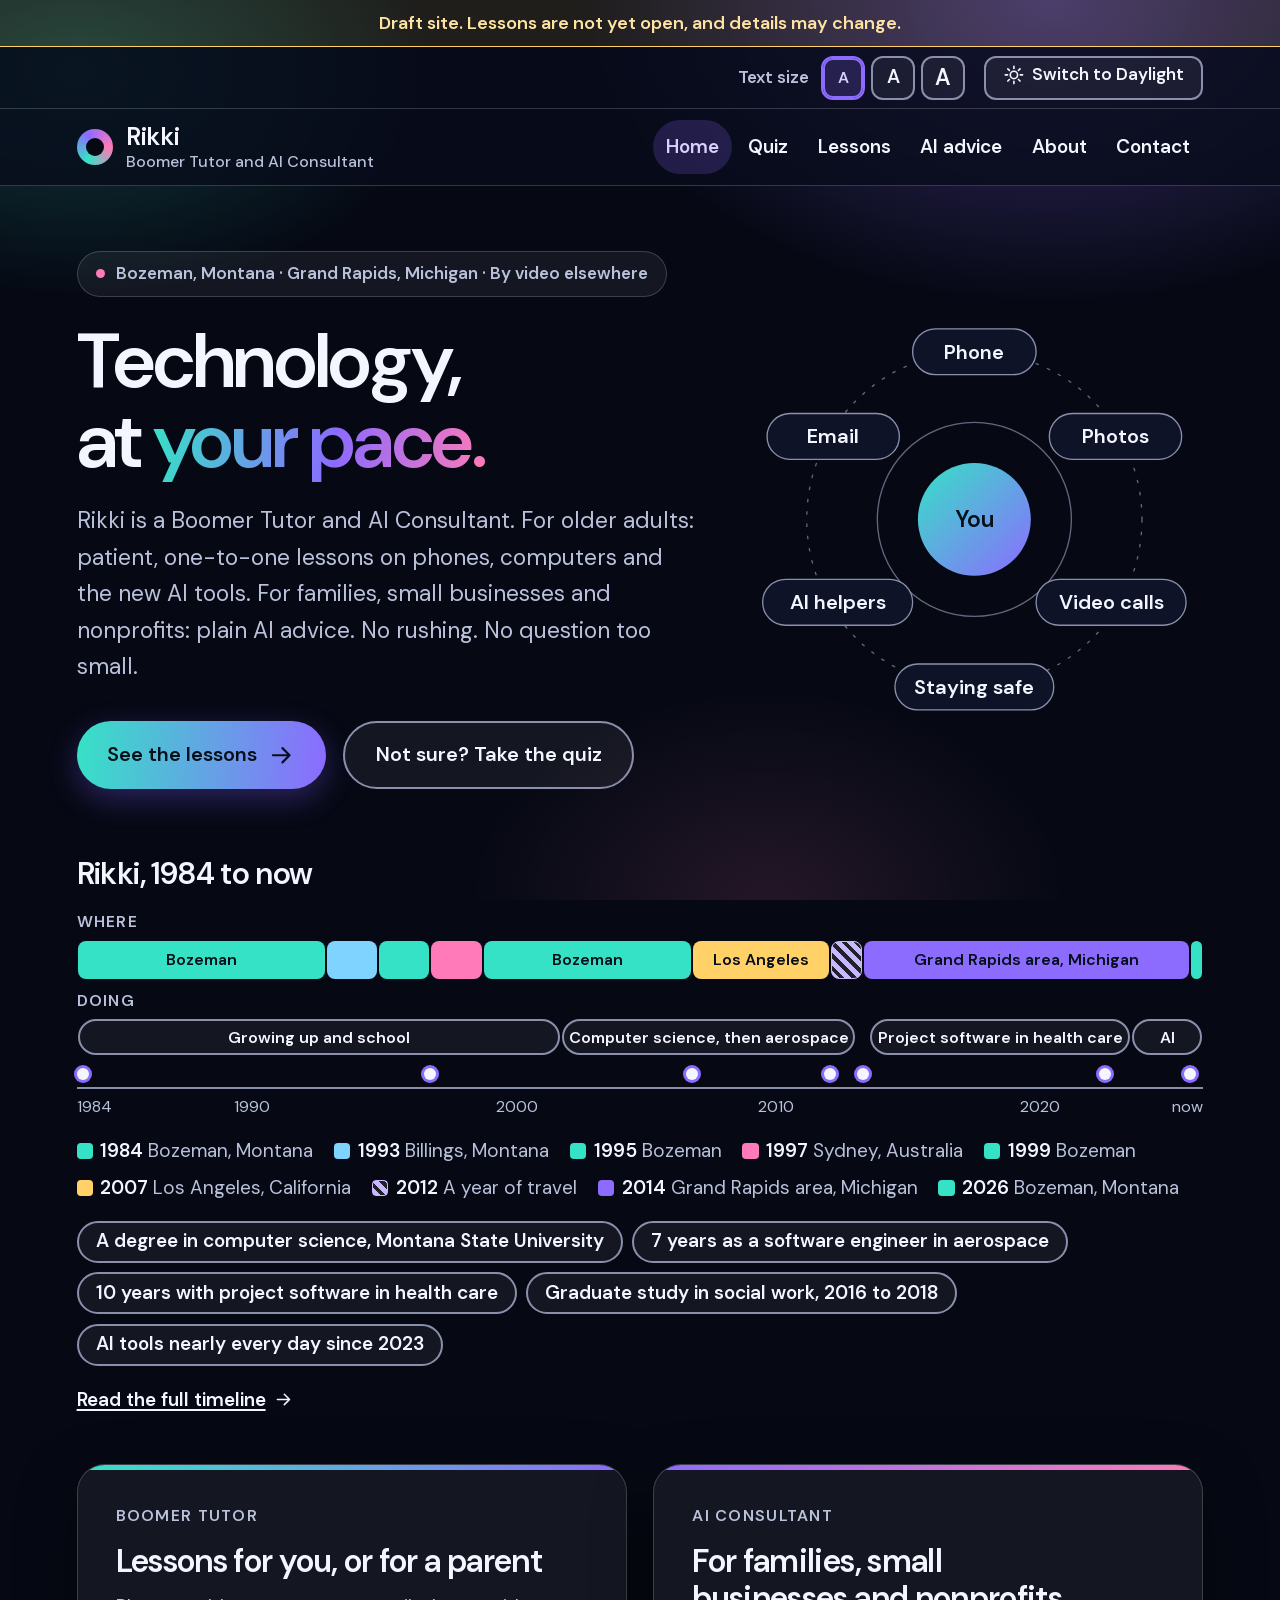
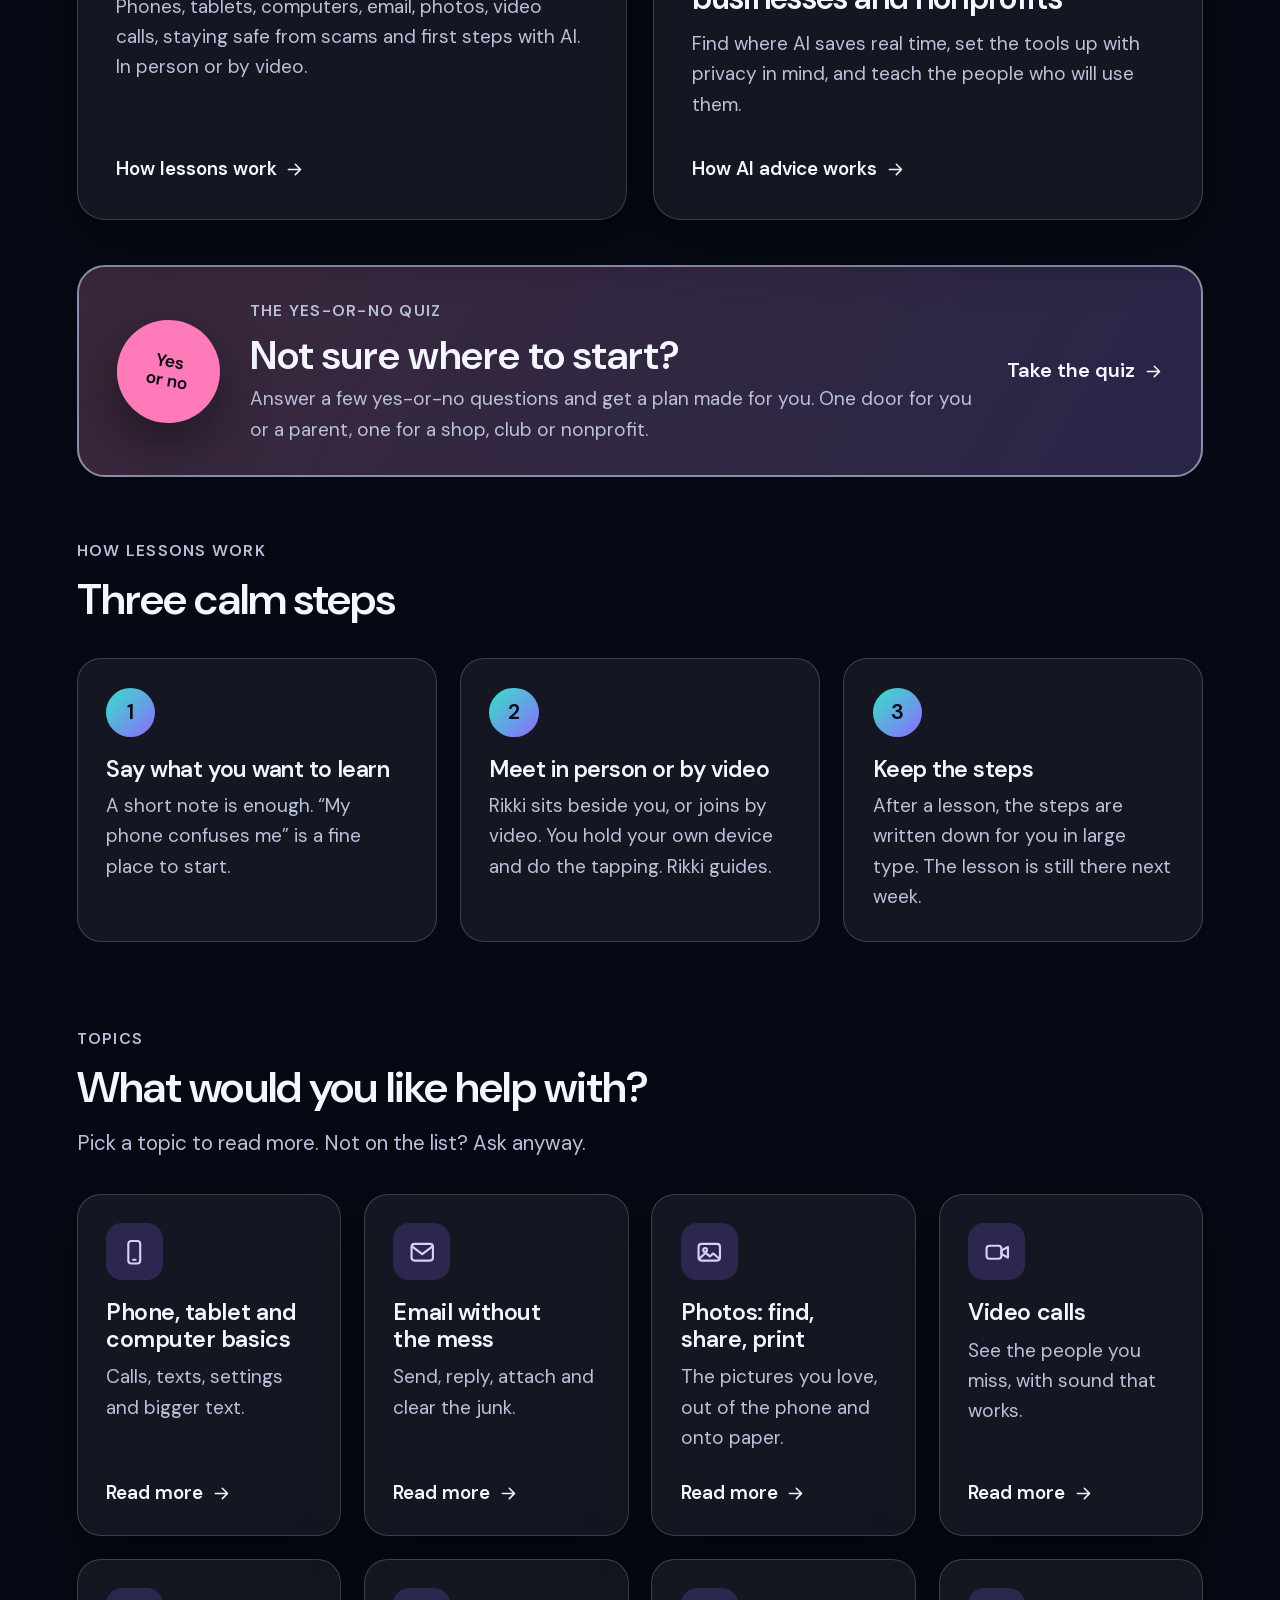
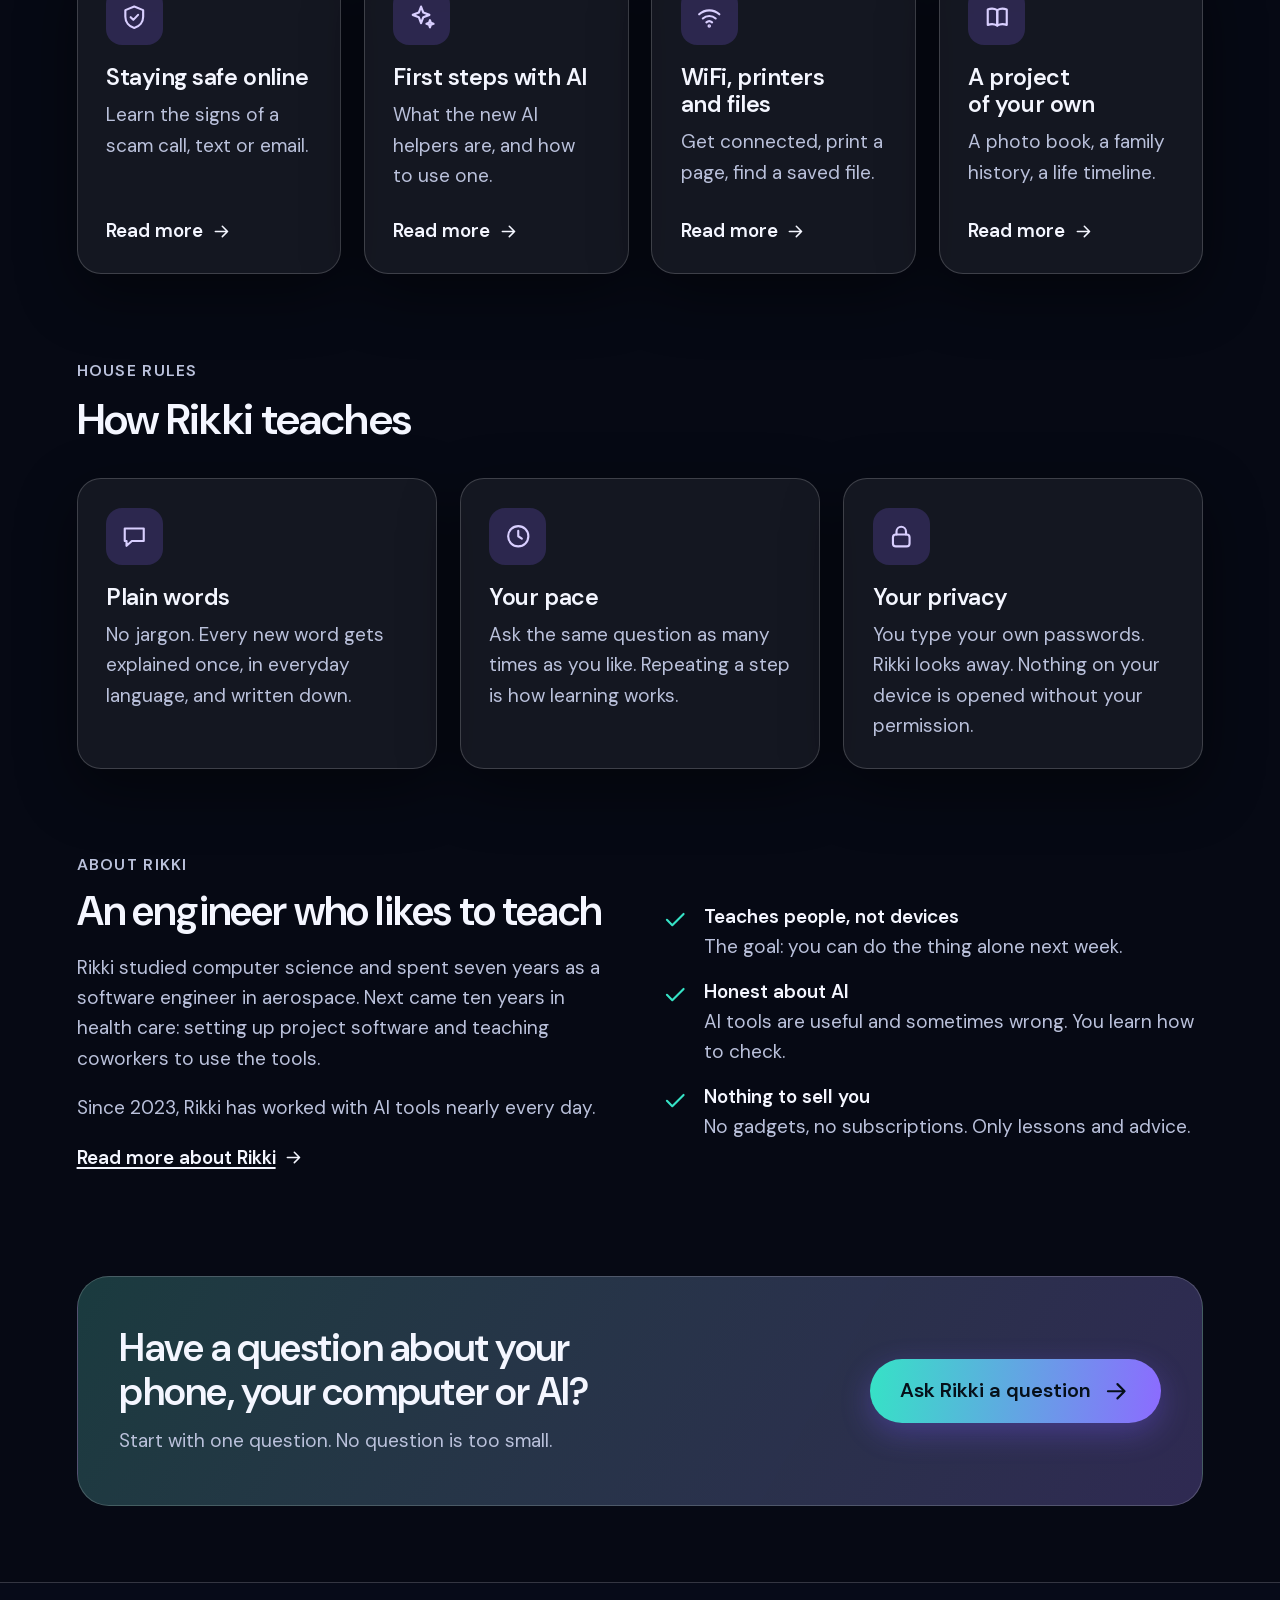
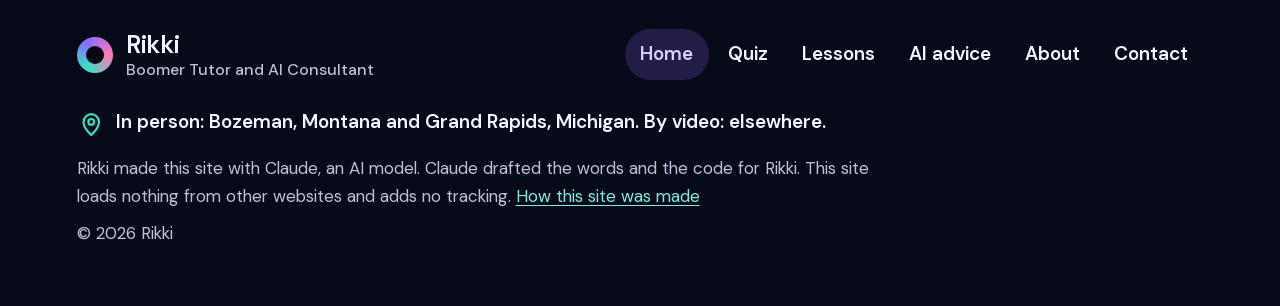
<file: index.html>
<!doctype html>
<html lang="en" data-look="night" data-size="1">
<head>
<meta charset="utf-8">
<meta name="viewport" content="width=device-width, initial-scale=1">
<meta name="robots" content="noindex, nofollow">
<meta name="theme-color" content="#060914">
<title>Rikki: Boomer Tutor and AI Consultant</title>
<meta name="description" content="Patient, one-to-one technology lessons for Boomers and older adults, and plain-spoken AI advice for families, small businesses and nonprofits. Bozeman, Montana, Grand Rapids, Michigan, and by video.">
<link rel="icon" href="assets/icon.svg" type="image/svg+xml">
<link rel="stylesheet" href="assets/style.css">
<script>(function(){var r=document.documentElement;r.classList.add("js");try{var l=localStorage.getItem("bt-look"),s=localStorage.getItem("bt-size");if(l==="day"||l==="night")r.setAttribute("data-look",l);if(s==="2"||s==="3")r.setAttribute("data-size",s);}catch(e){}setTimeout(function(){if(!window.btReady||(document.getElementById("quiz")&&!window.btQuizReady)){r.classList.remove("js");}},3000);})();</script>
</head>
<body>
<a class="skip" href="#main">Skip to the main text</a>
<p class="draft-line">Draft site. Lessons are not yet open, and details may change.</p>
<div class="util">
  <div class="wrap">
    <div class="size" role="group" aria-label="Text size">
      <span class="size-cap" aria-hidden="true">Text size</span>
      <button type="button" data-size="1" aria-pressed="true">A<span class="vh"> normal text size</span></button>
      <button type="button" data-size="2" aria-pressed="false">A<span class="vh"> large text size</span></button>
      <button type="button" data-size="3" aria-pressed="false">A<span class="vh"> largest text size</span></button>
    </div>
    <button class="look" type="button">
      <span class="to-day"><svg class="icon" viewBox="0 0 24 24" aria-hidden="true" focusable="false"><circle cx="12" cy="12" r="4"/><path d="M12 2.5v2.5M12 19v2.5M2.5 12H5M19 12h2.5M5.3 5.3 7 7M17 17l1.7 1.7M5.3 18.7 7 17M17 7l1.7-1.7"/></svg><span>Switch to Daylight</span></span>
      <span class="to-night"><svg class="icon" viewBox="0 0 24 24" aria-hidden="true" focusable="false"><path d="M20 14.5A8.5 8.5 0 1 1 9.5 4 7 7 0 0 0 20 14.5z"/></svg><span>Switch to Night</span></span>
    </button>
  </div>
</div>
<header class="nav">
  <div class="wrap">
    <a class="mark" href="index.html"><i aria-hidden="true"></i><span>Rikki<small>Boomer Tutor and AI Consultant</small><span class="vh">, home page</span></span></a>
    <button class="menu-btn" type="button" aria-expanded="false" aria-controls="panel"><svg class="icon" viewBox="0 0 24 24" aria-hidden="true" focusable="false"><path d="M4 7h16M4 12h16M4 17h16"/></svg><span>Menu</span></button>
    <nav class="panel" id="panel" aria-label="Main">
      <a href="index.html" aria-current="page">Home</a>
      <a href="quiz.html">Quiz</a>
      <a href="lessons.html">Lessons</a>
      <a href="ai.html">AI advice</a>
      <a href="about.html">About</a>
      <a href="contact.html">Contact</a>
    </nav>
  </div>
</header>

<main id="main">
<section class="hero wrap">
  <div>
    <span class="eyebrow"><b aria-hidden="true"></b>Bozeman, Montana · Grand Rapids, Michigan · By video elsewhere</span>
    <h1>Technology,<br>at <span class="grad">your pace.</span></h1>
    <p class="lede">Rikki is a Boomer Tutor and AI Consultant. For older adults: patient, one-to-one lessons on phones, computers and the new AI tools. For families, small businesses and nonprofits: plain AI advice. No rushing. No question too small.</p>
    <div class="cta">
      <a class="btn primary" href="lessons.html">See the lessons <svg class="icon" viewBox="0 0 24 24" aria-hidden="true" focusable="false"><path d="M5 12h14M13 6l6 6-6 6"/></svg></a>
      <a class="btn ghost" href="quiz.html">Not sure? Take the quiz</a>
    </div>
  </div>

  <svg class="orbit" viewBox="0 0 520 520" role="img" aria-label="A picture: you at the center, with phone, photos, video calls, staying safe, AI helpers and email around you.">
    <defs>
      <linearGradient id="orb" x1="0" y1="0" x2="1" y2="1">
        <stop offset="0" style="stop-color:var(--acc1)"/><stop offset="1" style="stop-color:var(--acc2)"/>
      </linearGradient>
    </defs>
    <circle class="ring" cx="260" cy="260" r="110"/>
    <circle class="ring" cx="260" cy="260" r="190" stroke-dasharray="4 10"/>
    <g class="you"><circle cx="260" cy="260" r="64" fill="url(#orb)"/><text x="260" y="260">You</text></g>
    <g class="pill"><rect x="190" y="44" width="140" height="52" rx="26"/><text x="260" y="70">Phone</text></g>
    <g class="pill"><rect x="345" y="140" width="150" height="52" rx="26"/><text x="420" y="166">Photos</text></g>
    <g class="pill"><rect x="330" y="328" width="170" height="52" rx="26"/><text x="415" y="354">Video calls</text></g>
    <g class="pill"><rect x="170" y="424" width="180" height="52" rx="26"/><text x="260" y="450">Staying safe</text></g>
    <g class="pill"><rect x="20" y="328" width="170" height="52" rx="26"/><text x="105" y="354">AI helpers</text></g>
    <g class="pill"><rect x="25" y="140" width="150" height="52" rx="26"/><text x="100" y="166">Email</text></g>
  </svg>
</section>

<section class="wrap tl-home" aria-labelledby="tl-title">
  <h2 class="tl-title" id="tl-title">Rikki, 1984 to now</h2>
  <div class="tl" aria-hidden="true">
    <span class="tl-lab">Where</span>
    <div class="tl-row">
      <span class="tl-seg p-boz s1">Bozeman</span><span class="tl-seg p-bil s2"></span><span class="tl-seg p-boz s3"></span><span class="tl-seg p-syd s4"></span><span class="tl-seg p-boz s5">Bozeman</span><span class="tl-seg p-la s6">Los Angeles</span><span class="tl-seg p-trv s7"></span><span class="tl-seg p-gr s8">Grand Rapids area, Michigan</span><span class="tl-seg p-boz s9"></span>
    </div>
    <span class="tl-lab">Doing</span>
    <div class="tl-row">
      <span class="tl-bar d1">Growing up and school</span><span class="tl-bar d2">Computer science, then aerospace</span><span class="tl-bar d3">Project software in health care</span><span class="tl-bar d4">AI</span>
    </div>
    <div class="tl-row tl-dots"><i class="t1"></i><i class="t2"></i><i class="t3"></i><i class="t4"></i><i class="t5"></i><i class="t6"></i><i class="t7"></i></div>
    <div class="tl-row tl-axis"><span class="y84">1984</span><span class="y90">1990</span><span class="y00">2000</span><span class="y10">2010</span><span class="y20">2020</span><span class="ynow">now</span></div>
  </div>
  <ol class="tl-key" role="list">
    <li><i class="p-boz"></i><span><b>1984</b> Bozeman, Montana</span></li>
    <li><i class="p-bil"></i><span><b>1993</b> Billings, Montana</span></li>
    <li><i class="p-boz"></i><span><b>1995</b> Bozeman</span></li>
    <li><i class="p-syd"></i><span><b>1997</b> Sydney, Australia</span></li>
    <li><i class="p-boz"></i><span><b>1999</b> Bozeman</span></li>
    <li><i class="p-la"></i><span><b>2007</b> Los Angeles, California</span></li>
    <li><i class="p-trv"></i><span><b>2012</b> A year of travel</span></li>
    <li><i class="p-gr"></i><span><b>2014</b> Grand Rapids area, Michigan</span></li>
    <li><i class="p-boz"></i><span><b>2026</b> Bozeman, Montana</span></li>
  </ol>
  <ul class="tl-work" role="list">
    <li>A degree in computer science, Montana State University</li>
    <li>7 years as a software engineer in aerospace</li>
    <li>10 years with project software in health care</li>
    <li>Graduate study in social work, 2016 to 2018</li>
    <li>AI tools nearly every day since 2023</li>
  </ul>
  <p class="tl-more"><a class="go" href="about.html#timeline">Read the full timeline <svg class="icon" viewBox="0 0 24 24" aria-hidden="true" focusable="false"><path d="M5 12h14M13 6l6 6-6 6"/></svg></a></p>
</section>

<section class="doors wrap" aria-label="Two kinds of help">
  <a class="card door" href="lessons.html">
    <span class="kicker">Boomer Tutor</span>
    <h2>Lessons for you, or for a parent</h2>
    <p>Phones, tablets, computers, email, photos, video calls, staying safe from scams and first steps with AI. In person or by video.</p>
    <span class="go">How lessons work <svg class="icon" viewBox="0 0 24 24" aria-hidden="true" focusable="false"><path d="M5 12h14M13 6l6 6-6 6"/></svg></span>
  </a>
  <a class="card door two" href="ai.html">
    <span class="kicker">AI Consultant</span>
    <h2>For families, small businesses and nonprofits</h2>
    <p>Find where AI saves real time, set the tools up with privacy in mind, and teach the people who will use them.</p>
    <span class="go">How AI advice works <svg class="icon" viewBox="0 0 24 24" aria-hidden="true" focusable="false"><path d="M5 12h14M13 6l6 6-6 6"/></svg></span>
  </a>
</section>

<section class="wrap">
  <a class="teaser" href="quiz.html">
    <span class="badge" aria-hidden="true">Yes<br>or no</span>
    <span class="teaser-text"><span class="kicker">The yes-or-no quiz</span><strong>Not sure where to start?</strong><span class="sub">Answer a few yes-or-no questions and get a plan made for you. One door for you or a parent, one for a shop, club or nonprofit.</span></span>
    <span class="go">Take the quiz <svg class="icon" viewBox="0 0 24 24" aria-hidden="true" focusable="false"><path d="M5 12h14M13 6l6 6-6 6"/></svg></span>
  </a>
</section>

<section class="section wrap">
  <div class="head">
    <span class="kicker">How lessons work</span>
    <h2>Three calm steps</h2>
  </div>
  <ol class="steps" role="list">
    <li>
      <h3>Say what you want to learn</h3>
      <p>A short note is enough. “My phone confuses me” is a fine place to start.</p>
    </li>
    <li>
      <h3>Meet in person or by video</h3>
      <p>Rikki sits beside you, or joins by video. You hold your own device and do the tapping. Rikki guides.</p>
    </li>
    <li>
      <h3>Keep the steps</h3>
      <p>After a lesson, the steps are written down for you in large type. The lesson is still there next week.</p>
    </li>
  </ol>
</section>

<section class="section wrap">
  <div class="head">
    <span class="kicker">Topics</span>
    <h2>What would you like help with?</h2>
    <p>Pick a topic to read more. Not on the list? Ask anyway.</p>
  </div>
  <div class="grid g4">
    <a class="card" href="lessons.html#phone"><span class="chip"><svg class="icon" viewBox="0 0 24 24" aria-hidden="true" focusable="false"><rect x="7" y="2.5" width="10" height="19" rx="2.5"/><path d="M11 18.3h2"/></svg></span><h3>Phone, tablet and computer basics</h3><p>Calls, texts, settings and bigger text.</p><span class="go">Read more <svg class="icon" viewBox="0 0 24 24" aria-hidden="true" focusable="false"><path d="M5 12h14M13 6l6 6-6 6"/></svg></span></a>
    <a class="card" href="lessons.html#email"><span class="chip"><svg class="icon" viewBox="0 0 24 24" aria-hidden="true" focusable="false"><rect x="3" y="5" width="18" height="14" rx="2.5"/><path d="M3.6 7.2 12 13.5l8.4-6.3"/></svg></span><h3>Email without the mess</h3><p>Send, reply, attach and clear the junk.</p><span class="go">Read more <svg class="icon" viewBox="0 0 24 24" aria-hidden="true" focusable="false"><path d="M5 12h14M13 6l6 6-6 6"/></svg></span></a>
    <a class="card" href="lessons.html#photos"><span class="chip"><svg class="icon" viewBox="0 0 24 24" aria-hidden="true" focusable="false"><rect x="3" y="5" width="18" height="14" rx="2.5"/><circle cx="8.5" cy="10" r="1.6"/><path d="m4 17 5-4.5 3.5 3 3-2.5L20 17"/></svg></span><h3>Photos: find, share, print</h3><p>The pictures you love, out of the phone and onto paper.</p><span class="go">Read more <svg class="icon" viewBox="0 0 24 24" aria-hidden="true" focusable="false"><path d="M5 12h14M13 6l6 6-6 6"/></svg></span></a>
    <a class="card" href="lessons.html#video"><span class="chip"><svg class="icon" viewBox="0 0 24 24" aria-hidden="true" focusable="false"><rect x="3" y="6.5" width="12.5" height="11" rx="2.5"/><path d="m15.5 10.5 5.5-3v9l-5.5-3z"/></svg></span><h3>Video calls</h3><p>See the people you miss, with sound that works.</p><span class="go">Read more <svg class="icon" viewBox="0 0 24 24" aria-hidden="true" focusable="false"><path d="M5 12h14M13 6l6 6-6 6"/></svg></span></a>
    <a class="card" href="lessons.html#safe"><span class="chip"><svg class="icon" viewBox="0 0 24 24" aria-hidden="true" focusable="false"><path d="m12 3 7.5 3v5.5c0 4.6-3.1 8.2-7.5 9.5-4.4-1.3-7.5-4.9-7.5-9.5V6z"/><path d="m9 12 2.2 2.2 4-4.2"/></svg></span><h3>Staying safe online</h3><p>Learn the signs of a scam call, text or email.</p><span class="go">Read more <svg class="icon" viewBox="0 0 24 24" aria-hidden="true" focusable="false"><path d="M5 12h14M13 6l6 6-6 6"/></svg></span></a>
    <a class="card" href="lessons.html#ai"><span class="chip"><svg class="icon" viewBox="0 0 24 24" aria-hidden="true" focusable="false"><path d="m11 3 1.9 5.1L18 10l-5.1 1.9L11 17l-1.9-5.1L4 10l5.1-1.9z"/><path d="m18.5 14.5.8 2.2 2.2.8-2.2.8-.8 2.2-.8-2.2-2.2-.8 2.2-.8z"/></svg></span><h3>First steps with AI</h3><p>What the new AI helpers are, and how to use one.</p><span class="go">Read more <svg class="icon" viewBox="0 0 24 24" aria-hidden="true" focusable="false"><path d="M5 12h14M13 6l6 6-6 6"/></svg></span></a>
    <a class="card" href="lessons.html#wifi"><span class="chip"><svg class="icon" viewBox="0 0 24 24" aria-hidden="true" focusable="false"><path d="M3.5 9.5a12.5 12.5 0 0 1 17 0"/><path d="M6.6 13a8 8 0 0 1 10.8 0"/><path d="M9.6 16.3a3.6 3.6 0 0 1 4.8 0"/><circle cx="12" cy="19.3" r=".6"/></svg></span><h3>WiFi, printers and files</h3><p>Get connected, print a page, find a saved file.</p><span class="go">Read more <svg class="icon" viewBox="0 0 24 24" aria-hidden="true" focusable="false"><path d="M5 12h14M13 6l6 6-6 6"/></svg></span></a>
    <a class="card" href="lessons.html#project"><span class="chip"><svg class="icon" viewBox="0 0 24 24" aria-hidden="true" focusable="false"><path d="M4 5.5c2.5-1 5.5-1 8 .5v13c-2.5-1.5-5.5-1.5-8-.5z"/><path d="M20 5.5c-2.5-1-5.5-1-8 .5v13c2.5-1.5 5.5-1.5 8-.5z"/></svg></span><h3>A project of your own</h3><p>A photo book, a family history, a life timeline.</p><span class="go">Read more <svg class="icon" viewBox="0 0 24 24" aria-hidden="true" focusable="false"><path d="M5 12h14M13 6l6 6-6 6"/></svg></span></a>
  </div>
</section>

<section class="section wrap">
  <div class="head">
    <span class="kicker">House rules</span>
    <h2>How Rikki teaches</h2>
  </div>
  <div class="grid g3">
    <div class="card"><span class="chip"><svg class="icon" viewBox="0 0 24 24" aria-hidden="true" focusable="false"><path d="M4 5.5h16V16H10l-4.5 4v-4H4z"/></svg></span><h3>Plain words</h3><p>No jargon. Every new word gets explained once, in everyday language, and written down.</p></div>
    <div class="card"><span class="chip"><svg class="icon" viewBox="0 0 24 24" aria-hidden="true" focusable="false"><circle cx="12" cy="12" r="8.5"/><path d="M12 7.5V12l3 2"/></svg></span><h3>Your pace</h3><p>Ask the same question as many times as you like. Repeating a step is how learning works.</p></div>
    <div class="card"><span class="chip"><svg class="icon" viewBox="0 0 24 24" aria-hidden="true" focusable="false"><rect x="5" y="10.5" width="14" height="10" rx="2.5"/><path d="M8 10.5V8a4 4 0 0 1 8 0v2.5"/></svg></span><h3>Your privacy</h3><p>You type your own passwords. Rikki looks away. Nothing on your device is opened without your permission.</p></div>
  </div>
</section>

<section class="section wrap">
  <div class="split">
    <div>
      <span class="kicker">About Rikki</span>
      <h2>An engineer who likes to teach</h2>
      <p>Rikki studied computer science and spent seven years as a software engineer in aerospace. Next came ten years in health care: setting up project software and teaching coworkers to use the tools.</p>
      <p>Since 2023, Rikki has worked with AI tools nearly every day.</p>
      <p><a class="go" href="about.html">Read more about Rikki <svg class="icon" viewBox="0 0 24 24" aria-hidden="true" focusable="false"><path d="M5 12h14M13 6l6 6-6 6"/></svg></a></p>
    </div>
    <ul class="ticks">
      <li><svg class="icon" viewBox="0 0 24 24" aria-hidden="true" focusable="false"><path d="m5 12.5 4.5 4.5L19 7.5"/></svg><div><strong>Teaches people, not devices</strong><span>The goal: you can do the thing alone next week.</span></div></li>
      <li><svg class="icon" viewBox="0 0 24 24" aria-hidden="true" focusable="false"><path d="m5 12.5 4.5 4.5L19 7.5"/></svg><div><strong>Honest about AI</strong><span>AI tools are useful and sometimes wrong. You learn how to check.</span></div></li>
      <li><svg class="icon" viewBox="0 0 24 24" aria-hidden="true" focusable="false"><path d="m5 12.5 4.5 4.5L19 7.5"/></svg><div><strong>Nothing to sell you</strong><span>No gadgets, no subscriptions. Only lessons and advice.</span></div></li>
    </ul>
  </div>
</section>

<section class="wrap">
  <div class="band">
    <div>
      <h2>Have a question about your phone, your computer or AI?</h2>
      <p>Start with one question. No question is too small.</p>
    </div>
    <a class="btn primary" href="contact.html">Ask Rikki a question <svg class="icon" viewBox="0 0 24 24" aria-hidden="true" focusable="false"><path d="M5 12h14M13 6l6 6-6 6"/></svg></a>
  </div>
</section>
</main>

<footer class="foot">
  <div class="wrap">
    <div class="foot-top">
      <a class="mark" href="index.html"><i aria-hidden="true"></i><span>Rikki<small>Boomer Tutor and AI Consultant</small><span class="vh">, home page</span></span></a>
      <nav aria-label="Footer">
        <a href="index.html" aria-current="page">Home</a>
        <a href="quiz.html">Quiz</a>
        <a href="lessons.html">Lessons</a>
        <a href="ai.html">AI advice</a>
        <a href="about.html">About</a>
        <a href="contact.html">Contact</a>
      </nav>
    </div>
    <p class="places"><svg class="icon" viewBox="0 0 24 24" aria-hidden="true" focusable="false"><path d="M12 21s-6.5-5.6-6.5-11a6.5 6.5 0 0 1 13 0c0 5.4-6.5 11-6.5 11z"/><circle cx="12" cy="10" r="2.4"/></svg><span>In person: Bozeman, Montana and Grand Rapids, Michigan. By video: elsewhere.</span></p>
    <p class="made">Rikki made this site with Claude, an AI model. Claude drafted the words and the code for Rikki.
    This site loads nothing from other websites and adds no tracking. <a href="about.html#made">How this site was made</a></p>
    <p class="made">&copy; 2026 Rikki</p>
  </div>
</footer>
<script src="assets/site.js"></script>
</body>
</html>
</file>
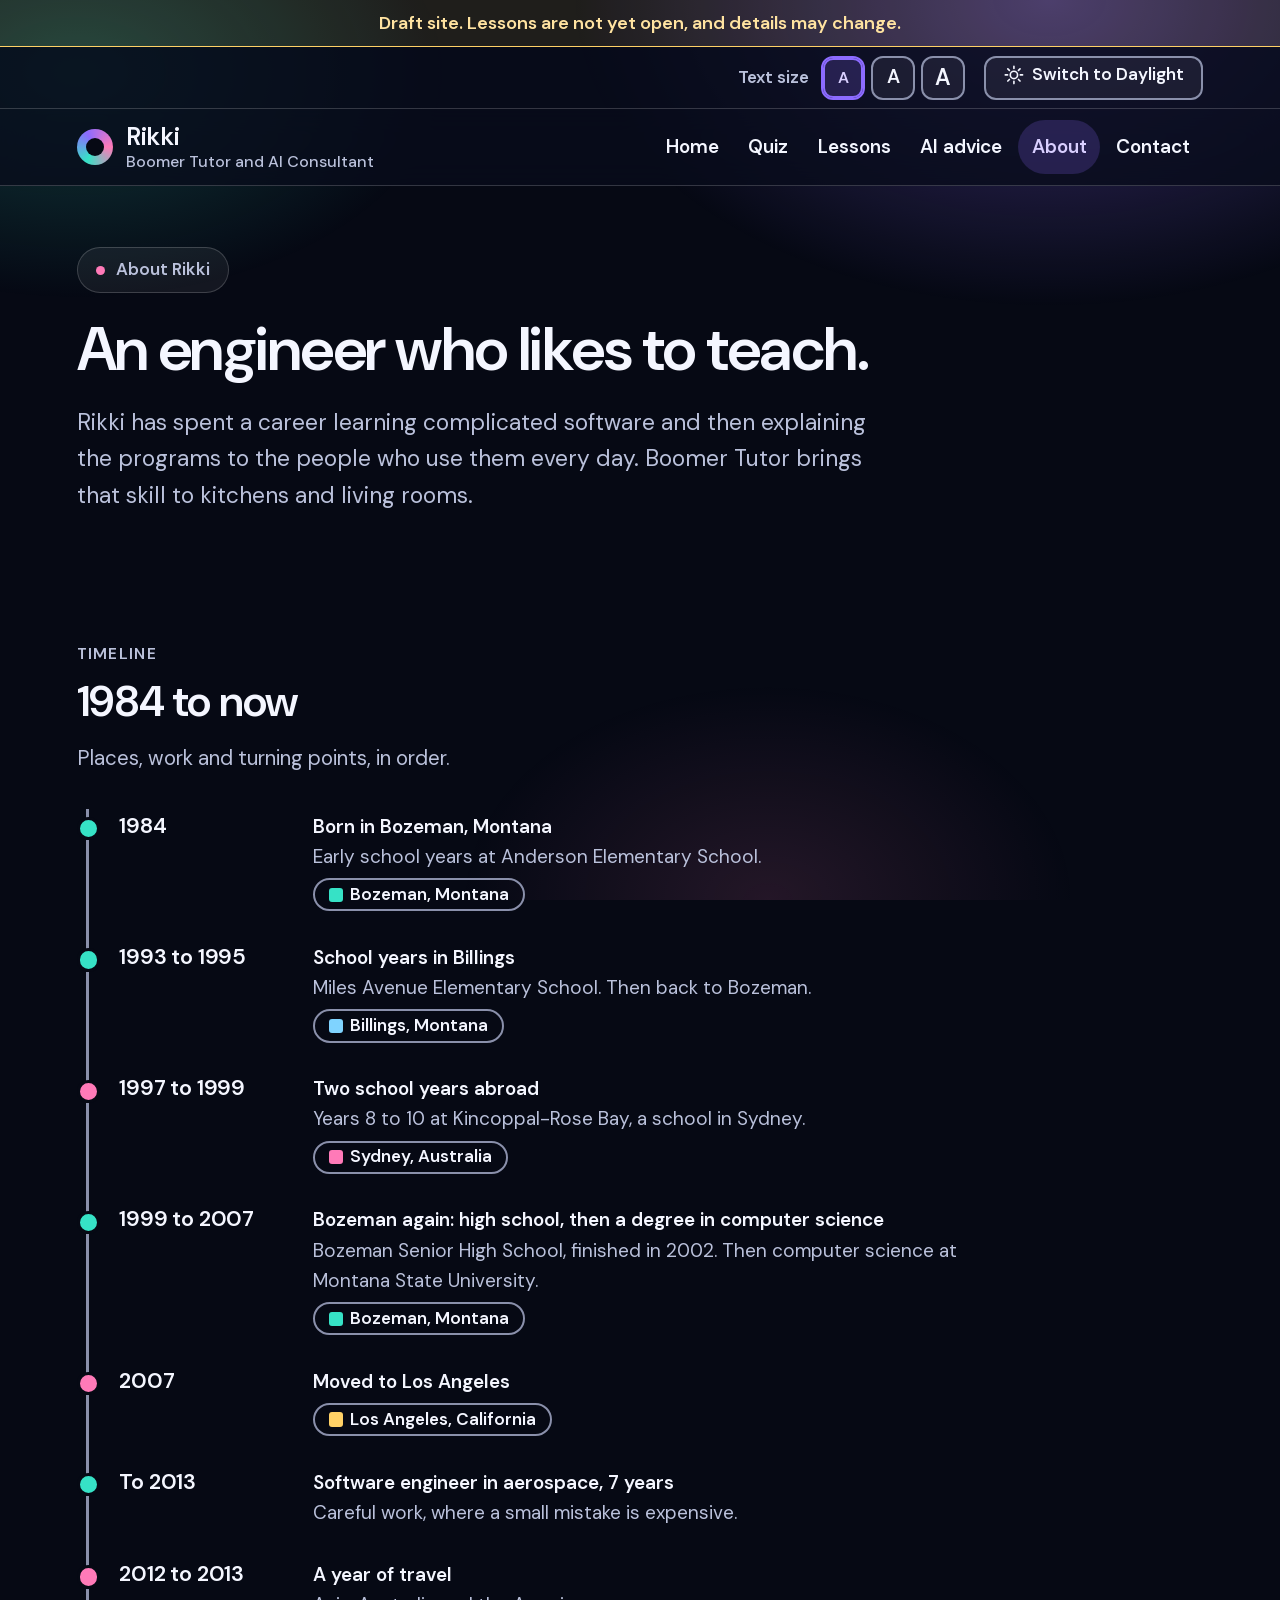
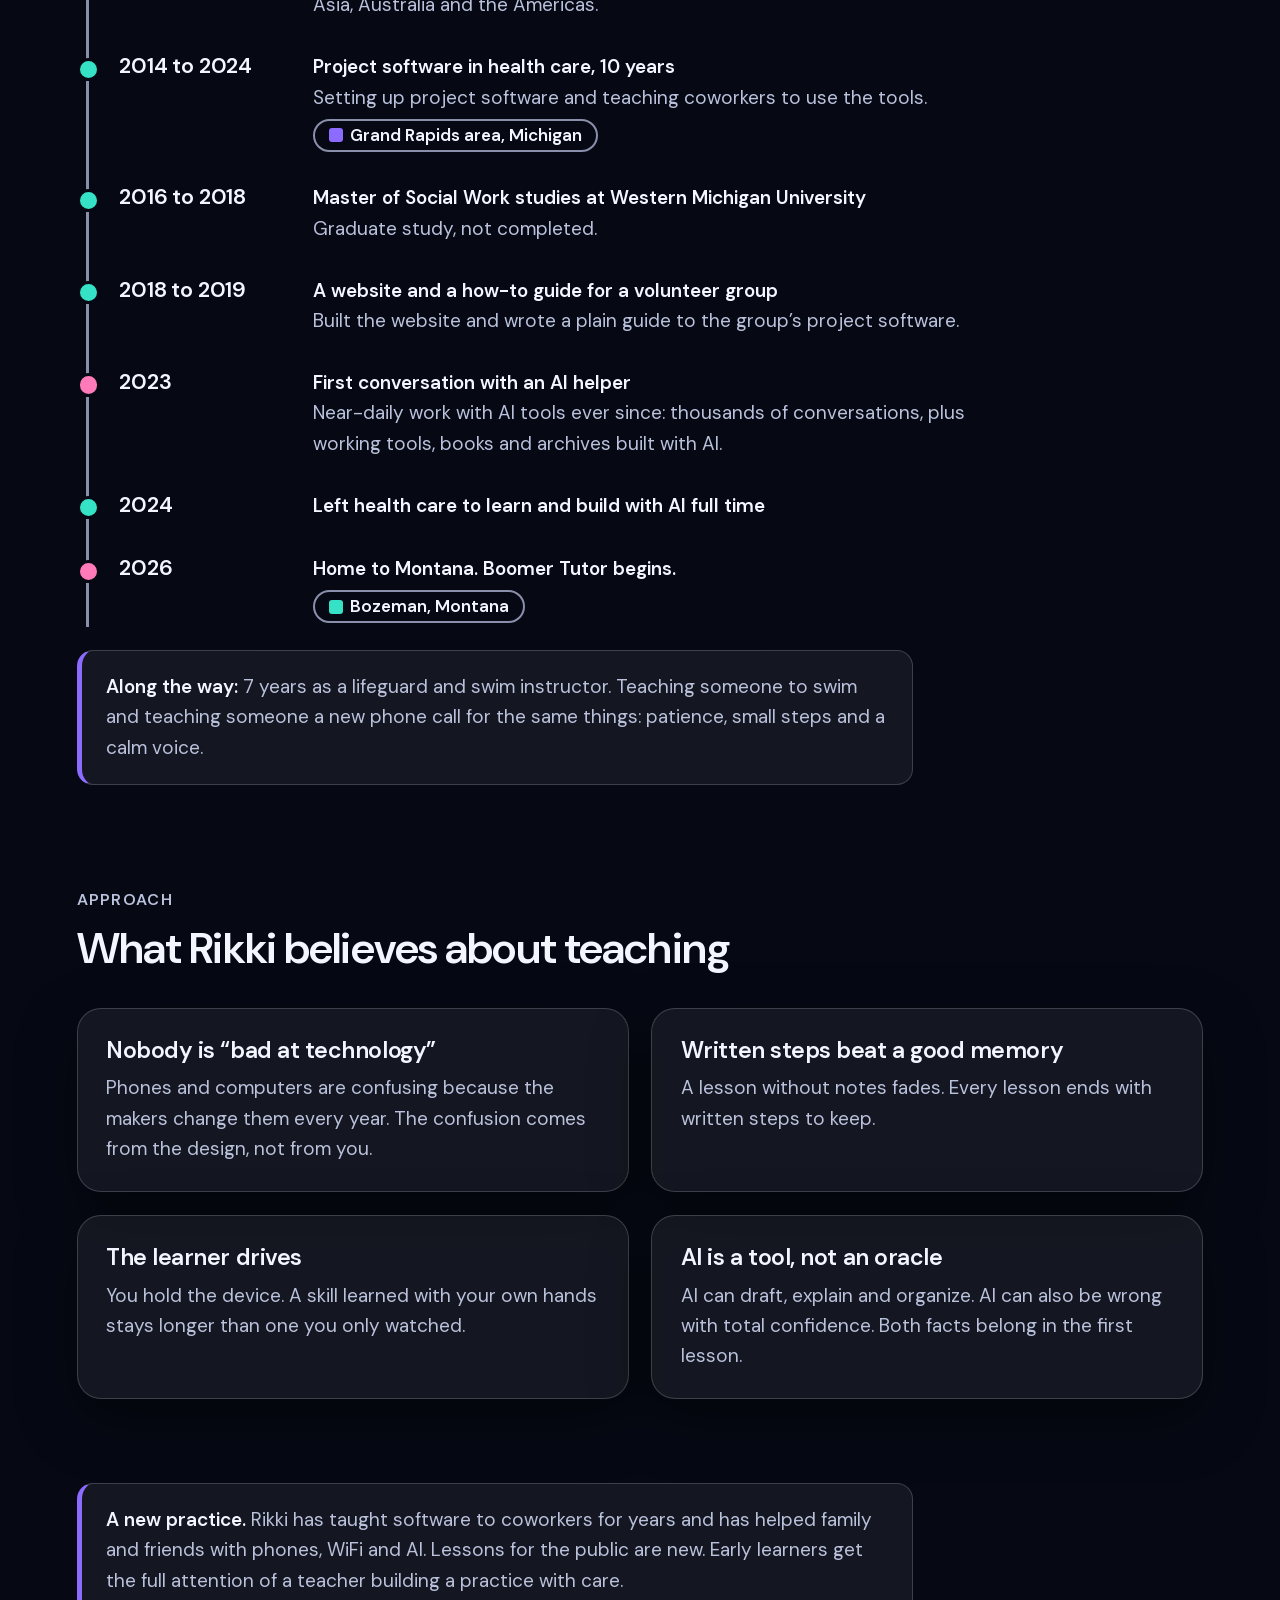
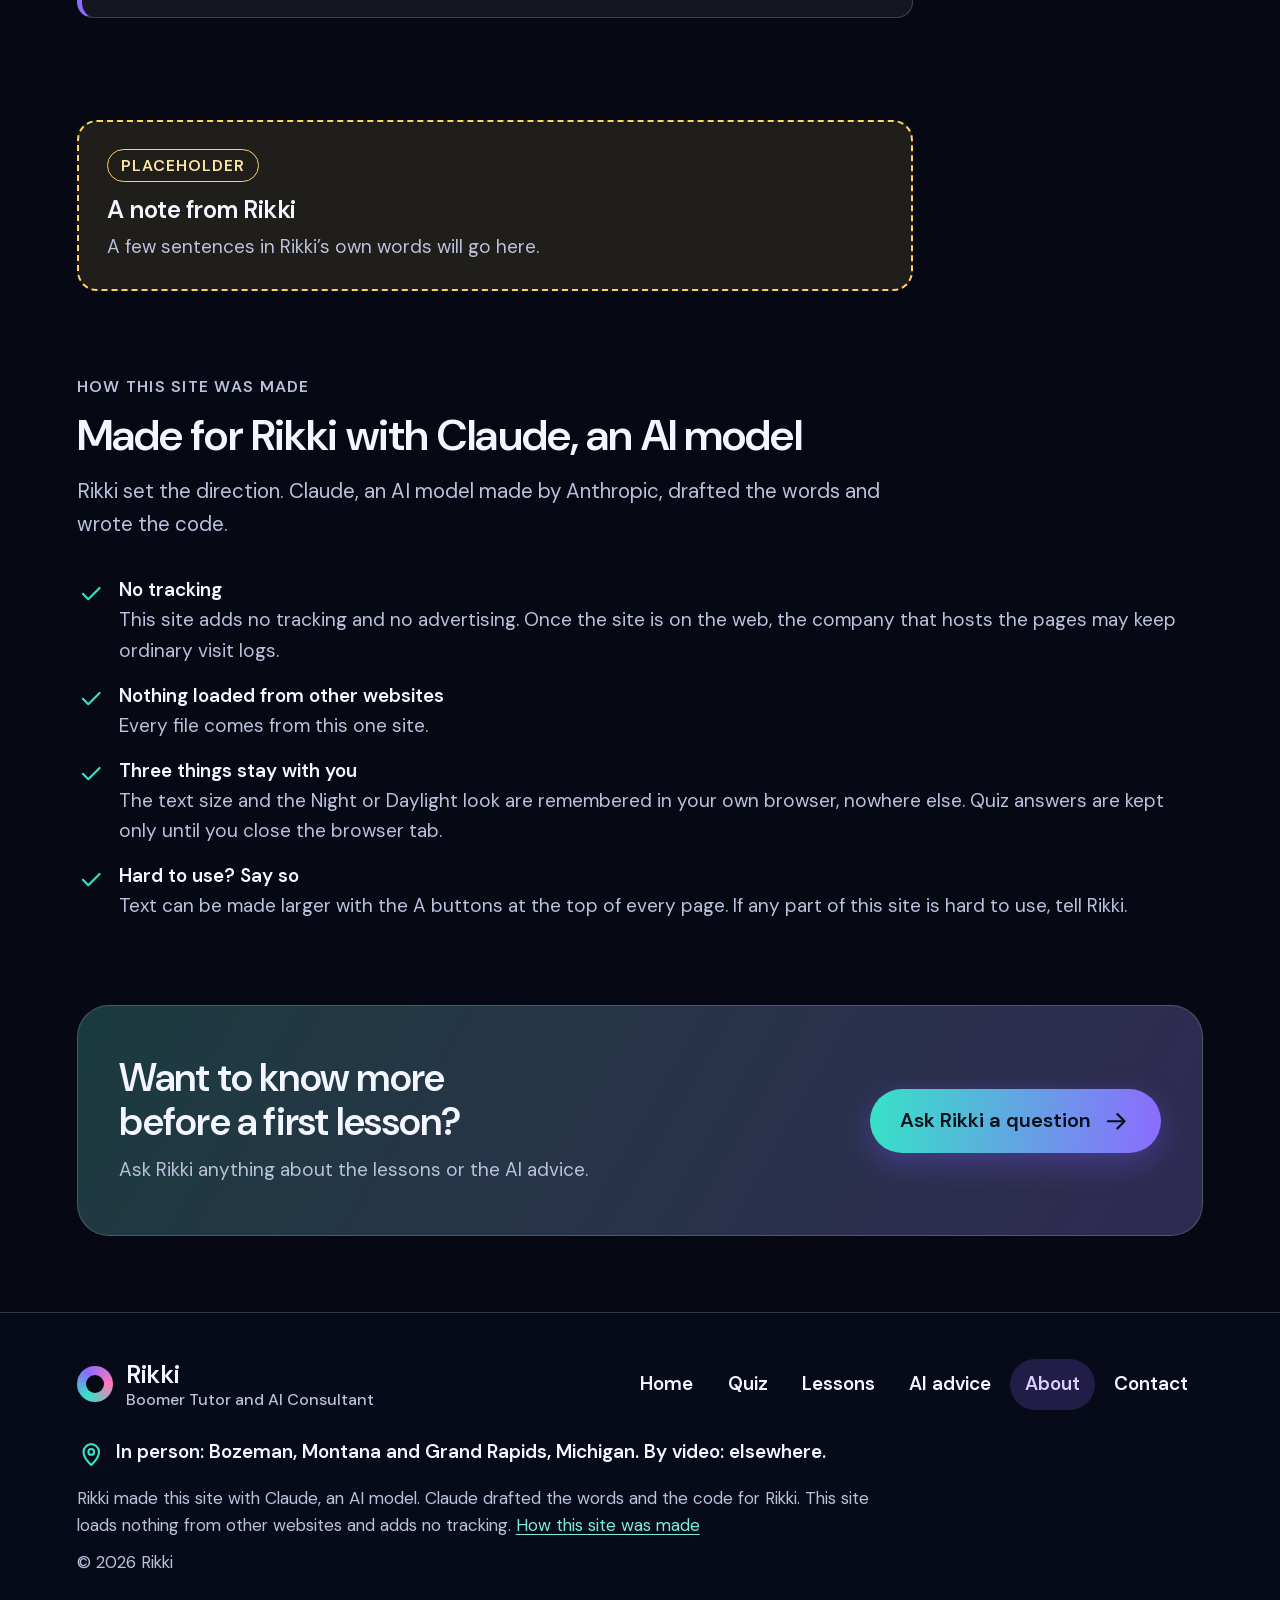
<file: about.html>
<!doctype html>
<html lang="en" data-look="night" data-size="1">
<head>
<meta charset="utf-8">
<meta name="viewport" content="width=device-width, initial-scale=1">
<meta name="robots" content="noindex, nofollow">
<meta name="theme-color" content="#060914">
<title>About Rikki · Rikki: Boomer Tutor and AI Consultant</title>
<meta name="description" content="Rikki&#x27;s background: computer science, seven years as a software engineer in aerospace, ten years with project software in health care, and near-daily work with AI tools since 2023.">
<link rel="icon" href="assets/icon.svg" type="image/svg+xml">
<link rel="stylesheet" href="assets/style.css">
<script>(function(){var r=document.documentElement;r.classList.add("js");try{var l=localStorage.getItem("bt-look"),s=localStorage.getItem("bt-size");if(l==="day"||l==="night")r.setAttribute("data-look",l);if(s==="2"||s==="3")r.setAttribute("data-size",s);}catch(e){}setTimeout(function(){if(!window.btReady||(document.getElementById("quiz")&&!window.btQuizReady)){r.classList.remove("js");}},3000);})();</script>
</head>
<body>
<a class="skip" href="#main">Skip to the main text</a>
<p class="draft-line">Draft site. Lessons are not yet open, and details may change.</p>
<div class="util">
  <div class="wrap">
    <div class="size" role="group" aria-label="Text size">
      <span class="size-cap" aria-hidden="true">Text size</span>
      <button type="button" data-size="1" aria-pressed="true">A<span class="vh"> normal text size</span></button>
      <button type="button" data-size="2" aria-pressed="false">A<span class="vh"> large text size</span></button>
      <button type="button" data-size="3" aria-pressed="false">A<span class="vh"> largest text size</span></button>
    </div>
    <button class="look" type="button">
      <span class="to-day"><svg class="icon" viewBox="0 0 24 24" aria-hidden="true" focusable="false"><circle cx="12" cy="12" r="4"/><path d="M12 2.5v2.5M12 19v2.5M2.5 12H5M19 12h2.5M5.3 5.3 7 7M17 17l1.7 1.7M5.3 18.7 7 17M17 7l1.7-1.7"/></svg><span>Switch to Daylight</span></span>
      <span class="to-night"><svg class="icon" viewBox="0 0 24 24" aria-hidden="true" focusable="false"><path d="M20 14.5A8.5 8.5 0 1 1 9.5 4 7 7 0 0 0 20 14.5z"/></svg><span>Switch to Night</span></span>
    </button>
  </div>
</div>
<header class="nav">
  <div class="wrap">
    <a class="mark" href="index.html"><i aria-hidden="true"></i><span>Rikki<small>Boomer Tutor and AI Consultant</small><span class="vh">, home page</span></span></a>
    <button class="menu-btn" type="button" aria-expanded="false" aria-controls="panel"><svg class="icon" viewBox="0 0 24 24" aria-hidden="true" focusable="false"><path d="M4 7h16M4 12h16M4 17h16"/></svg><span>Menu</span></button>
    <nav class="panel" id="panel" aria-label="Main">
      <a href="index.html">Home</a>
      <a href="quiz.html">Quiz</a>
      <a href="lessons.html">Lessons</a>
      <a href="ai.html">AI advice</a>
      <a href="about.html" aria-current="page">About</a>
      <a href="contact.html">Contact</a>
    </nav>
  </div>
</header>

<main id="main">
<section class="page-hero wrap">
  <span class="eyebrow"><b aria-hidden="true"></b>About Rikki</span>
  <h1>An engineer who likes to teach.</h1>
  <p class="lede">Rikki has spent a career learning complicated software and then explaining the programs to the people who use them every day. Boomer Tutor brings that skill to kitchens and living rooms.</p>
</section>

<section class="section wrap" id="timeline">
  <div class="head">
    <span class="kicker">Timeline</span>
    <h2>1984 to now</h2>
    <p>Places, work and turning points, in order.</p>
  </div>
  <ol class="chap" role="list">
    <li><span class="yr">1984</span><div><strong>Born in Bozeman, Montana</strong><span class="more">Early school years at Anderson Elementary School.</span><span class="where"><i class="p-boz"></i>Bozeman, Montana</span></div></li>
    <li><span class="yr">1993 to 1995</span><div><strong>School years in Billings</strong><span class="more">Miles Avenue Elementary School. Then back to Bozeman.</span><span class="where"><i class="p-bil"></i>Billings, Montana</span></div></li>
    <li class="mile"><span class="yr">1997 to 1999</span><div><strong>Two school years abroad</strong><span class="more">Years 8 to 10 at Kincoppal-Rose Bay, a school in Sydney.</span><span class="where"><i class="p-syd"></i>Sydney, Australia</span></div></li>
    <li><span class="yr">1999 to 2007</span><div><strong>Bozeman again: high school, then a degree in computer science</strong><span class="more">Bozeman Senior High School, finished in 2002. Then computer science at Montana State University.</span><span class="where"><i class="p-boz"></i>Bozeman, Montana</span></div></li>
    <li class="mile"><span class="yr">2007</span><div><strong>Moved to Los Angeles</strong><span class="where"><i class="p-la"></i>Los Angeles, California</span></div></li>
    <li><span class="yr">To 2013</span><div><strong>Software engineer in aerospace, 7 years</strong><span class="more">Careful work, where a small mistake is expensive.</span></div></li>
    <li class="mile"><span class="yr">2012 to 2013</span><div><strong>A year of travel</strong><span class="more">Asia, Australia and the Americas.</span></div></li>
    <li><span class="yr">2014 to 2024</span><div><strong>Project software in health care, 10 years</strong><span class="more">Setting up project software and teaching coworkers to use the tools.</span><span class="where"><i class="p-gr"></i>Grand Rapids area, Michigan</span></div></li>
    <li><span class="yr">2016 to 2018</span><div><strong>Master of Social Work studies at Western Michigan University</strong><span class="more">Graduate study, not completed.</span></div></li>
    <li><span class="yr">2018 to 2019</span><div><strong>A website and a how-to guide for a volunteer group</strong><span class="more">Built the website and wrote a plain guide to the group’s project software.</span></div></li>
    <li class="mile"><span class="yr">2023</span><div><strong>First conversation with an AI helper</strong><span class="more">Near-daily work with AI tools ever since: thousands of conversations, plus working tools, books and archives built with AI.</span></div></li>
    <li><span class="yr">2024</span><div><strong>Left health care to learn and build with AI full time</strong></div></li>
    <li class="mile"><span class="yr">2026</span><div><strong>Home to Montana. Boomer Tutor begins.</strong><span class="where"><i class="p-boz"></i>Bozeman, Montana</span></div></li>
  </ol>
  <p class="note gap"><strong>Along the way:</strong> 7 years as a lifeguard and swim instructor. Teaching someone to swim and teaching someone a new phone call for the same things: patience, small steps and a calm voice.</p>
</section>

<section class="section wrap">
  <div class="head">
    <span class="kicker">Approach</span>
    <h2>What Rikki believes about teaching</h2>
  </div>
  <div class="grid g2">
    <div class="card"><h3>Nobody is “bad at technology”</h3><p>Phones and computers are confusing because the makers change them every year. The confusion comes from the design, not from you.</p></div>
    <div class="card"><h3>Written steps beat a good memory</h3><p>A lesson without notes fades. Every lesson ends with written steps to keep.</p></div>
    <div class="card"><h3>The learner drives</h3><p>You hold the device. A skill learned with your own hands stays longer than one you only watched.</p></div>
    <div class="card"><h3>AI is a tool, not an oracle</h3><p>AI can draft, explain and organize. AI can also be wrong with total confidence. Both facts belong in the first lesson.</p></div>
  </div>
</section>

<section class="section wrap">
  <p class="note"><strong>A new practice.</strong> Rikki has taught software to coworkers for years and has helped family and friends with phones, WiFi and AI. Lessons for the public are new. Early learners get the full attention of a teacher building a practice with care.</p>
</section>

<section class="section wrap">
  <div class="placeholder">
    <span class="tag">Placeholder</span>
    <h2>A note from Rikki</h2>
    <p>A few sentences in Rikki’s own words will go here.</p>
  </div>
</section>

<section class="section wrap" id="made">
  <div class="head">
    <span class="kicker">How this site was made</span>
    <h2>Made for Rikki with Claude, an AI model</h2>
    <p>Rikki set the direction. Claude, an AI model made by Anthropic, drafted the words and wrote the code.</p>
  </div>
  <ul class="ticks">
    <li><svg class="icon" viewBox="0 0 24 24" aria-hidden="true" focusable="false"><path d="m5 12.5 4.5 4.5L19 7.5"/></svg><div><strong>No tracking</strong><span>This site adds no tracking and no advertising. Once the site is on the web, the company that hosts the pages may keep ordinary visit logs.</span></div></li>
    <li><svg class="icon" viewBox="0 0 24 24" aria-hidden="true" focusable="false"><path d="m5 12.5 4.5 4.5L19 7.5"/></svg><div><strong>Nothing loaded from other websites</strong><span>Every file comes from this one site.</span></div></li>
    <li><svg class="icon" viewBox="0 0 24 24" aria-hidden="true" focusable="false"><path d="m5 12.5 4.5 4.5L19 7.5"/></svg><div><strong>Three things stay with you</strong><span>The text size and the Night or Daylight look are remembered in your own browser, nowhere else. Quiz answers are kept only until you close the browser tab.</span></div></li>
    <li><svg class="icon" viewBox="0 0 24 24" aria-hidden="true" focusable="false"><path d="m5 12.5 4.5 4.5L19 7.5"/></svg><div><strong>Hard to use? Say so</strong><span>Text can be made larger with the A buttons at the top of every page. If any part of this site is hard to use, tell Rikki.</span></div></li>
  </ul>
</section>

<section class="wrap">
  <div class="band">
    <div>
      <h2>Want to know more before a first lesson?</h2>
      <p>Ask Rikki anything about the lessons or the AI advice.</p>
    </div>
    <a class="btn primary" href="contact.html">Ask Rikki a question <svg class="icon" viewBox="0 0 24 24" aria-hidden="true" focusable="false"><path d="M5 12h14M13 6l6 6-6 6"/></svg></a>
  </div>
</section>
</main>

<footer class="foot">
  <div class="wrap">
    <div class="foot-top">
      <a class="mark" href="index.html"><i aria-hidden="true"></i><span>Rikki<small>Boomer Tutor and AI Consultant</small><span class="vh">, home page</span></span></a>
      <nav aria-label="Footer">
        <a href="index.html">Home</a>
        <a href="quiz.html">Quiz</a>
        <a href="lessons.html">Lessons</a>
        <a href="ai.html">AI advice</a>
        <a href="about.html" aria-current="page">About</a>
        <a href="contact.html">Contact</a>
      </nav>
    </div>
    <p class="places"><svg class="icon" viewBox="0 0 24 24" aria-hidden="true" focusable="false"><path d="M12 21s-6.5-5.6-6.5-11a6.5 6.5 0 0 1 13 0c0 5.4-6.5 11-6.5 11z"/><circle cx="12" cy="10" r="2.4"/></svg><span>In person: Bozeman, Montana and Grand Rapids, Michigan. By video: elsewhere.</span></p>
    <p class="made">Rikki made this site with Claude, an AI model. Claude drafted the words and the code for Rikki.
    This site loads nothing from other websites and adds no tracking. <a href="about.html#made">How this site was made</a></p>
    <p class="made">&copy; 2026 Rikki</p>
  </div>
</footer>
<script src="assets/site.js"></script>
</body>
</html>
</file>
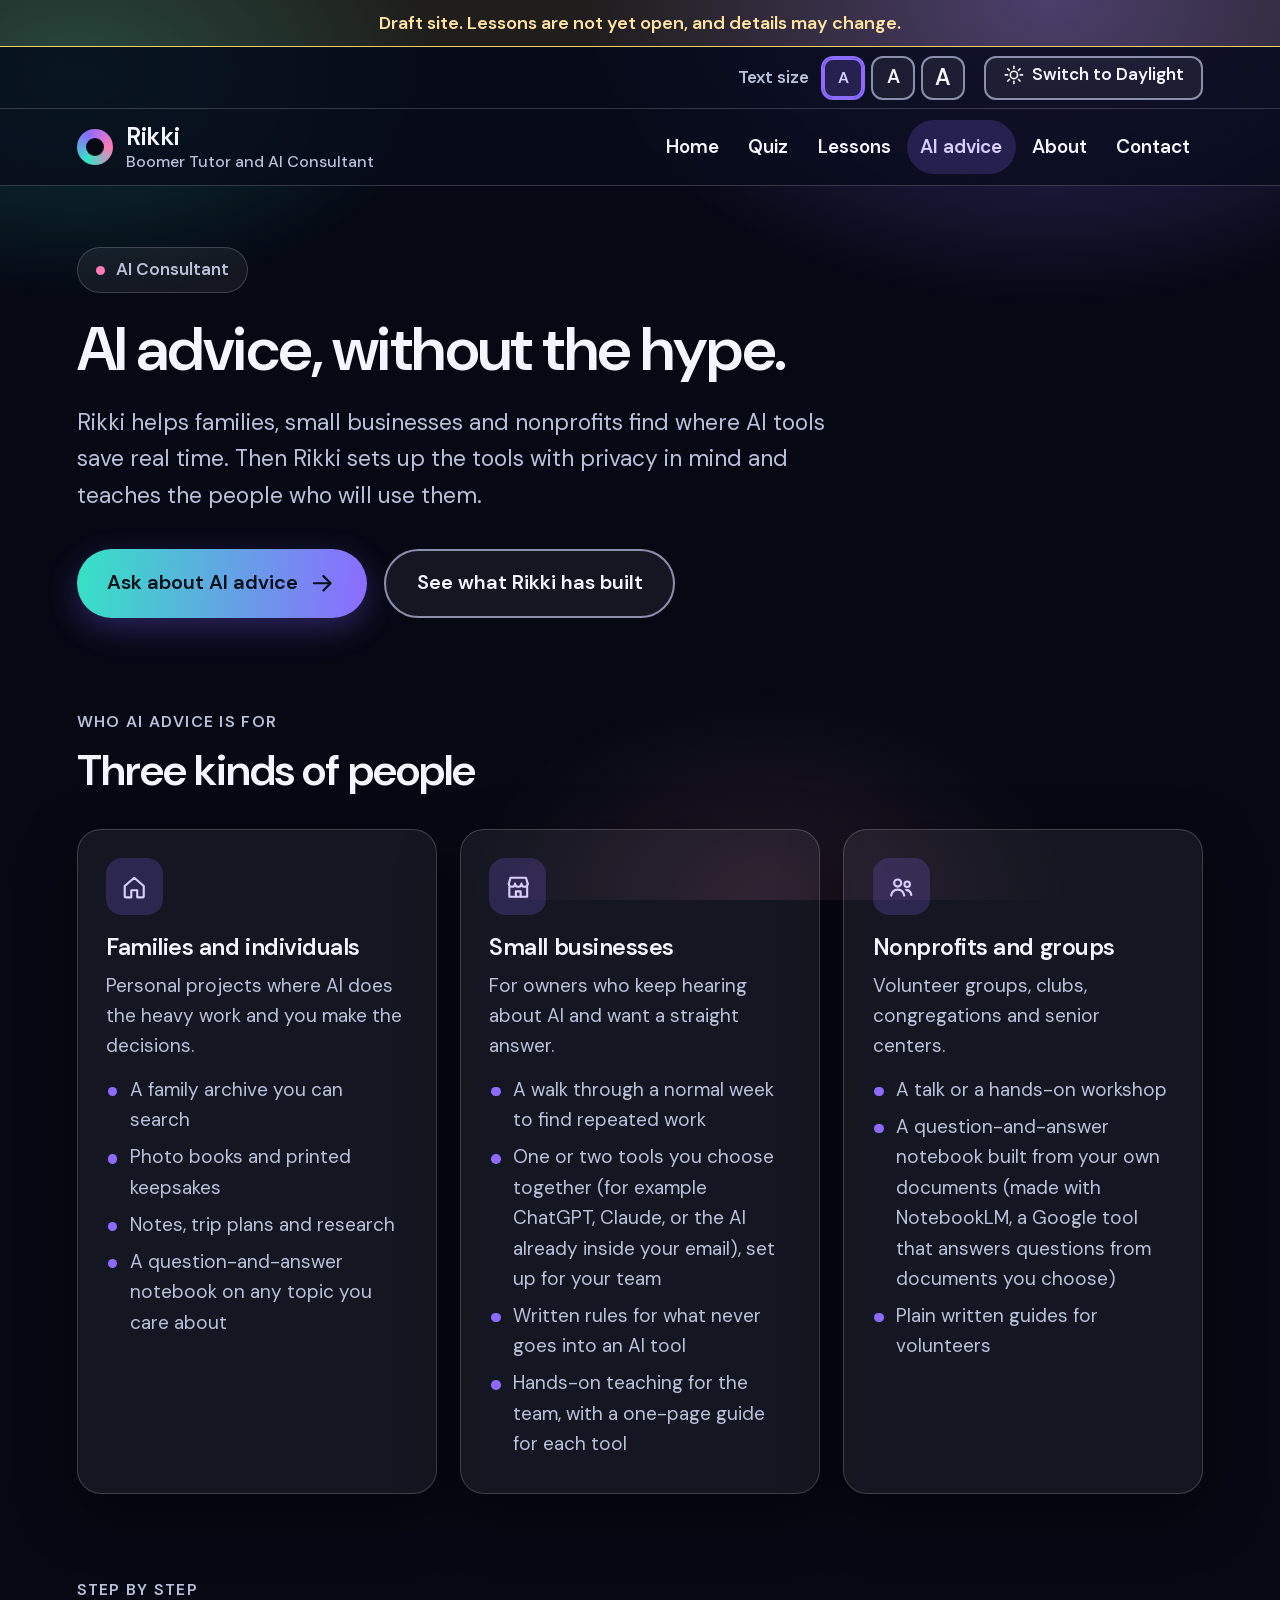
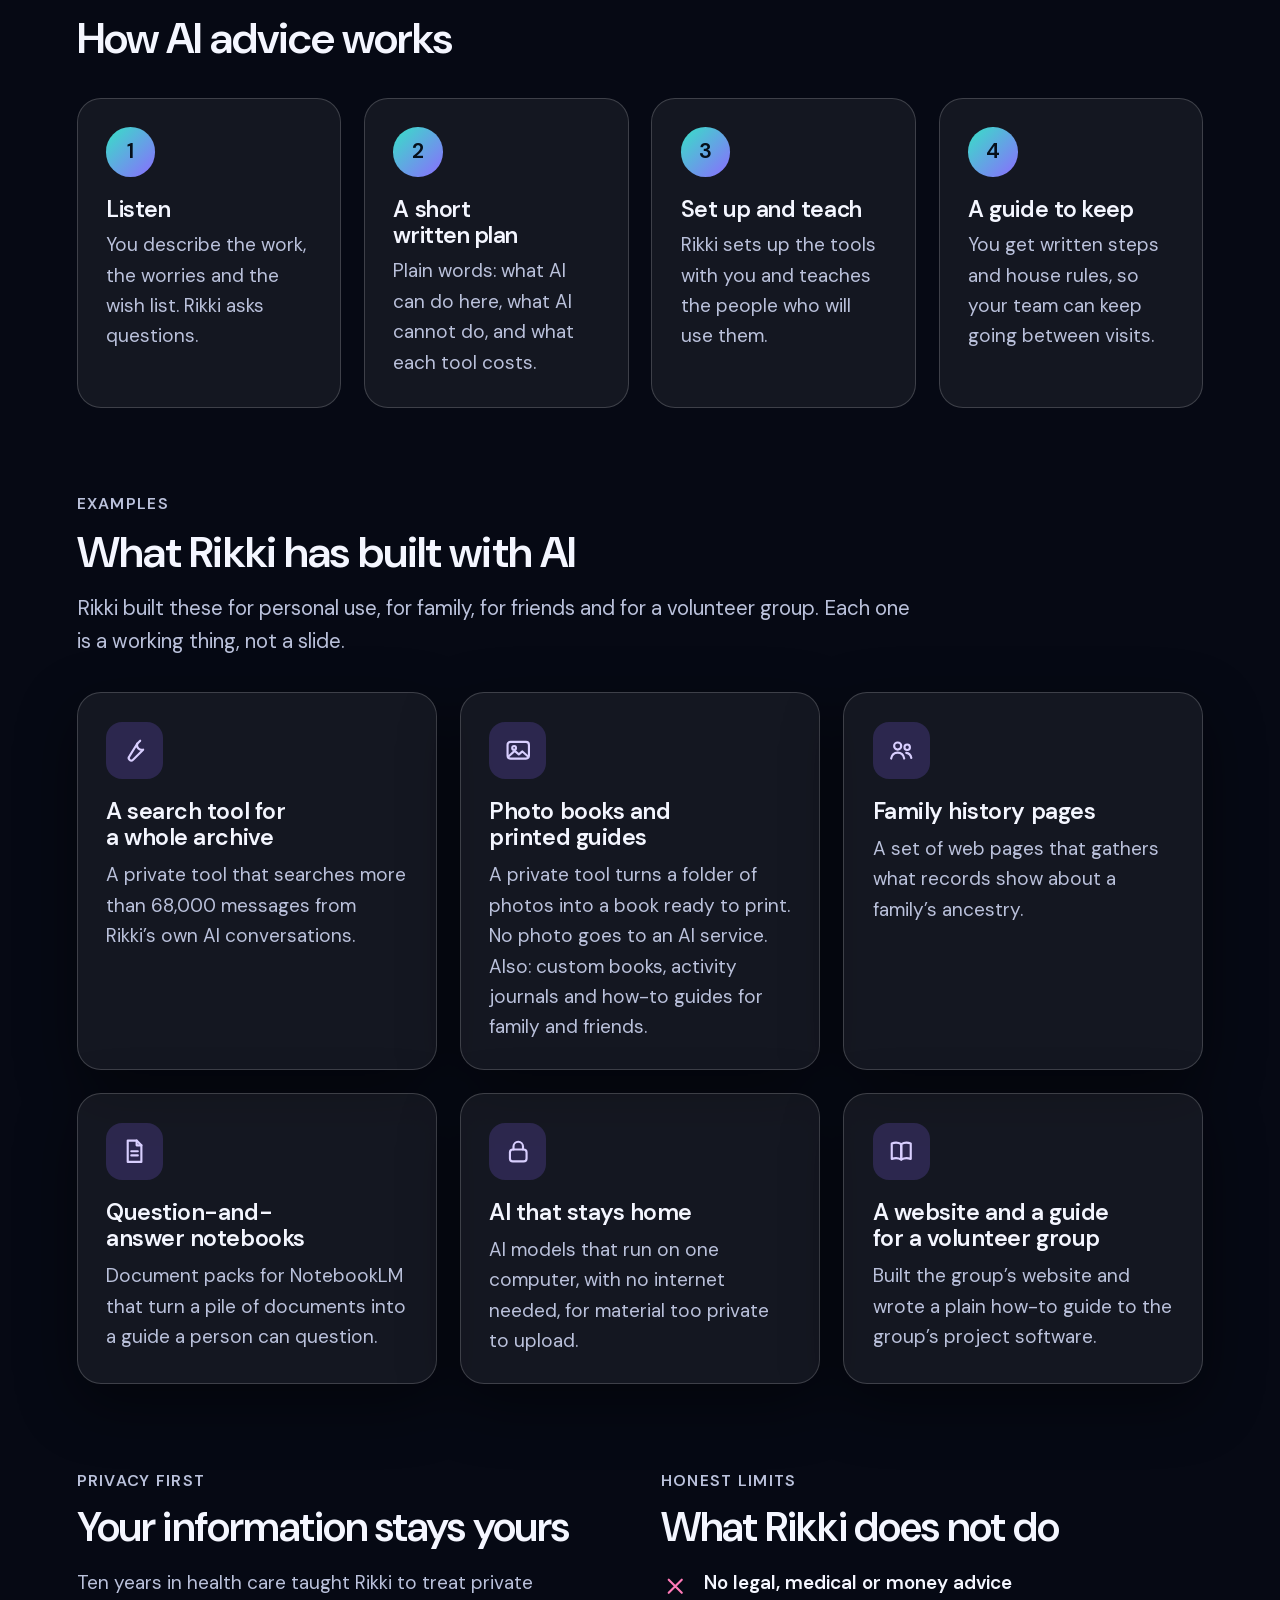
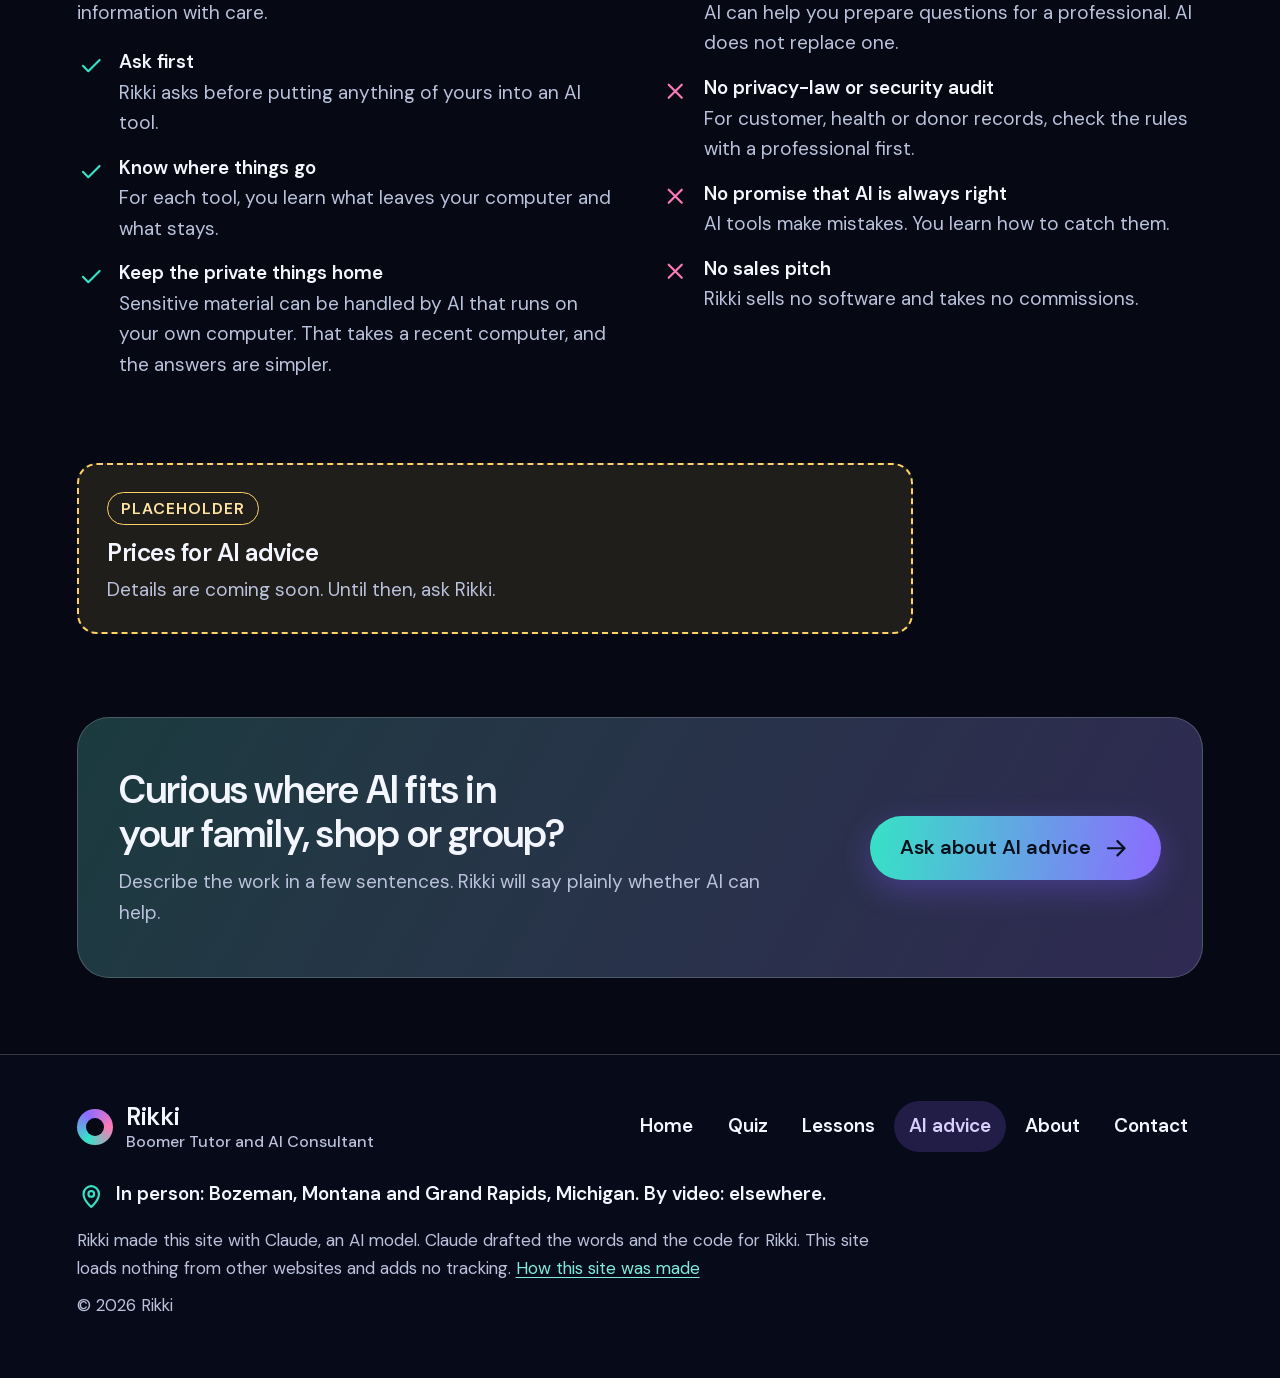
<file: ai.html>
<!doctype html>
<html lang="en" data-look="night" data-size="1">
<head>
<meta charset="utf-8">
<meta name="viewport" content="width=device-width, initial-scale=1">
<meta name="robots" content="noindex, nofollow">
<meta name="theme-color" content="#060914">
<title>AI advice · Rikki: Boomer Tutor and AI Consultant</title>
<meta name="description" content="Plain-spoken AI consulting for families, small businesses and nonprofits: find where AI saves time, set the tools up with privacy in mind, and teach the people who will use them.">
<link rel="icon" href="assets/icon.svg" type="image/svg+xml">
<link rel="stylesheet" href="assets/style.css">
<script>(function(){var r=document.documentElement;r.classList.add("js");try{var l=localStorage.getItem("bt-look"),s=localStorage.getItem("bt-size");if(l==="day"||l==="night")r.setAttribute("data-look",l);if(s==="2"||s==="3")r.setAttribute("data-size",s);}catch(e){}setTimeout(function(){if(!window.btReady||(document.getElementById("quiz")&&!window.btQuizReady)){r.classList.remove("js");}},3000);})();</script>
</head>
<body>
<a class="skip" href="#main">Skip to the main text</a>
<p class="draft-line">Draft site. Lessons are not yet open, and details may change.</p>
<div class="util">
  <div class="wrap">
    <div class="size" role="group" aria-label="Text size">
      <span class="size-cap" aria-hidden="true">Text size</span>
      <button type="button" data-size="1" aria-pressed="true">A<span class="vh"> normal text size</span></button>
      <button type="button" data-size="2" aria-pressed="false">A<span class="vh"> large text size</span></button>
      <button type="button" data-size="3" aria-pressed="false">A<span class="vh"> largest text size</span></button>
    </div>
    <button class="look" type="button">
      <span class="to-day"><svg class="icon" viewBox="0 0 24 24" aria-hidden="true" focusable="false"><circle cx="12" cy="12" r="4"/><path d="M12 2.5v2.5M12 19v2.5M2.5 12H5M19 12h2.5M5.3 5.3 7 7M17 17l1.7 1.7M5.3 18.7 7 17M17 7l1.7-1.7"/></svg><span>Switch to Daylight</span></span>
      <span class="to-night"><svg class="icon" viewBox="0 0 24 24" aria-hidden="true" focusable="false"><path d="M20 14.5A8.5 8.5 0 1 1 9.5 4 7 7 0 0 0 20 14.5z"/></svg><span>Switch to Night</span></span>
    </button>
  </div>
</div>
<header class="nav">
  <div class="wrap">
    <a class="mark" href="index.html"><i aria-hidden="true"></i><span>Rikki<small>Boomer Tutor and AI Consultant</small><span class="vh">, home page</span></span></a>
    <button class="menu-btn" type="button" aria-expanded="false" aria-controls="panel"><svg class="icon" viewBox="0 0 24 24" aria-hidden="true" focusable="false"><path d="M4 7h16M4 12h16M4 17h16"/></svg><span>Menu</span></button>
    <nav class="panel" id="panel" aria-label="Main">
      <a href="index.html">Home</a>
      <a href="quiz.html">Quiz</a>
      <a href="lessons.html">Lessons</a>
      <a href="ai.html" aria-current="page">AI advice</a>
      <a href="about.html">About</a>
      <a href="contact.html">Contact</a>
    </nav>
  </div>
</header>

<main id="main">
<section class="page-hero wrap">
  <span class="eyebrow"><b aria-hidden="true"></b>AI Consultant</span>
  <h1>AI advice, without the hype.</h1>
  <p class="lede">Rikki helps families, small businesses and nonprofits find where AI tools save real time. Then Rikki sets up the tools with privacy in mind and teaches the people who will use them.</p>
  <div class="cta">
    <a class="btn primary" href="contact.html">Ask about AI advice <svg class="icon" viewBox="0 0 24 24" aria-hidden="true" focusable="false"><path d="M5 12h14M13 6l6 6-6 6"/></svg></a>
    <a class="btn ghost" href="#built">See what Rikki has built</a>
  </div>
</section>

<section class="section wrap">
  <div class="head">
    <span class="kicker">Who AI advice is for</span>
    <h2>Three kinds of people</h2>
  </div>
  <div class="grid g3">
    <div class="card" id="families"><span class="chip"><svg class="icon" viewBox="0 0 24 24" aria-hidden="true" focusable="false"><path d="m4 11 8-7 8 7v8.5a1 1 0 0 1-1 1h-4.5v-6h-5v6H5a1 1 0 0 1-1-1z"/></svg></span><h3>Families and individuals</h3>
      <p>Personal projects where AI does the heavy work and you make the decisions.</p>
      <ul><li>A family archive you can search</li><li>Photo books and printed keepsakes</li><li>Notes, trip plans and research</li><li>A question-and-answer notebook on any topic you care about</li></ul></div>
    <div class="card" id="business"><span class="chip"><svg class="icon" viewBox="0 0 24 24" aria-hidden="true" focusable="false"><path d="m4 9 1.5-5h13L20 9"/><path d="M4.5 12v8h15v-8"/><path d="M4 9c0 1.5 1.2 2.6 2.7 2.6S9.3 10.5 9.3 9c0 1.5 1.2 2.6 2.7 2.6s2.7-1.1 2.7-2.6c0 1.5 1.2 2.6 2.7 2.6S20 10.5 20 9"/><path d="M10 20v-4.5h4V20"/></svg></span><h3>Small businesses</h3>
      <p>For owners who keep hearing about AI and want a straight answer.</p>
      <ul><li>A walk through a normal week to find repeated work</li><li>One or two tools you choose together (for example ChatGPT, Claude, or the AI already inside your email), set up for your team</li><li>Written rules for what never goes into an AI tool</li><li>Hands-on teaching for the team, with a one-page guide for each tool</li></ul></div>
    <div class="card" id="groups"><span class="chip"><svg class="icon" viewBox="0 0 24 24" aria-hidden="true" focusable="false"><circle cx="9" cy="8.5" r="3"/><path d="M3.5 19c.6-3.2 2.8-5 5.5-5s4.9 1.8 5.5 5"/><circle cx="17" cy="9.5" r="2.3"/><path d="M16.2 14.2c2.3.2 3.8 1.7 4.3 4.3"/></svg></span><h3>Nonprofits and groups</h3>
      <p>Volunteer groups, clubs, congregations and senior centers.</p>
      <ul><li>A talk or a hands-on workshop</li><li>A question-and-answer notebook built from your own documents (made with NotebookLM, a Google tool that answers questions from documents you choose)</li><li>Plain written guides for volunteers</li></ul></div>
  </div>
</section>

<section class="section wrap">
  <div class="head">
    <span class="kicker">Step by step</span>
    <h2>How AI advice works</h2>
  </div>
  <ol class="steps four" role="list">
    <li><h3>Listen</h3><p>You describe the work, the worries and the wish list. Rikki asks questions.</p></li>
    <li><h3>A short written plan</h3><p>Plain words: what AI can do here, what AI cannot do, and what each tool costs.</p></li>
    <li><h3>Set up and teach</h3><p>Rikki sets up the tools with you and teaches the people who will use them.</p></li>
    <li><h3>A guide to keep</h3><p>You get written steps and house rules, so your team can keep going between visits.</p></li>
  </ol>
</section>

<section class="section wrap" id="built">
  <div class="head">
    <span class="kicker">Examples</span>
    <h2>What Rikki has built with AI</h2>
    <p>Rikki built these for personal use, for family, for friends and for a volunteer group. Each one is a working thing, not a slide.</p>
  </div>
  <div class="grid g3">
    <div class="card"><span class="chip"><svg class="icon" viewBox="0 0 24 24" aria-hidden="true" focusable="false"><path d="M14.5 6.5a4 4 0 0 0 5 5L11 20a2.1 2.1 0 0 1-3-3z"/><path d="M14.5 6.5 17 4"/></svg></span><h3>A search tool for a whole archive</h3><p>A private tool that searches more than 68,000 messages from Rikki’s own AI conversations.</p></div>
    <div class="card"><span class="chip"><svg class="icon" viewBox="0 0 24 24" aria-hidden="true" focusable="false"><rect x="3" y="5" width="18" height="14" rx="2.5"/><circle cx="8.5" cy="10" r="1.6"/><path d="m4 17 5-4.5 3.5 3 3-2.5L20 17"/></svg></span><h3>Photo books and printed guides</h3><p>A private tool turns a folder of photos into a book ready to print. No photo goes to an AI service. Also: custom books, activity journals and how-to guides for family and friends.</p></div>
    <div class="card"><span class="chip"><svg class="icon" viewBox="0 0 24 24" aria-hidden="true" focusable="false"><circle cx="9" cy="8.5" r="3"/><path d="M3.5 19c.6-3.2 2.8-5 5.5-5s4.9 1.8 5.5 5"/><circle cx="17" cy="9.5" r="2.3"/><path d="M16.2 14.2c2.3.2 3.8 1.7 4.3 4.3"/></svg></span><h3>Family history pages</h3><p>A set of web pages that gathers what records show about a family’s ancestry.</p></div>
    <div class="card"><span class="chip"><svg class="icon" viewBox="0 0 24 24" aria-hidden="true" focusable="false"><path d="M6.5 3H14l4 4v14H6.5z"/><path d="M14 3v4h4"/><path d="M9.5 12h5.5M9.5 15.5h5.5"/></svg></span><h3>Question-and-answer notebooks</h3><p>Document packs for NotebookLM that turn a pile of documents into a guide a person can question.</p></div>
    <div class="card"><span class="chip"><svg class="icon" viewBox="0 0 24 24" aria-hidden="true" focusable="false"><rect x="5" y="10.5" width="14" height="10" rx="2.5"/><path d="M8 10.5V8a4 4 0 0 1 8 0v2.5"/></svg></span><h3>AI that stays home</h3><p>AI models that run on one computer, with no internet needed, for material too private to upload.</p></div>
    <div class="card"><span class="chip"><svg class="icon" viewBox="0 0 24 24" aria-hidden="true" focusable="false"><path d="M4 5.5c2.5-1 5.5-1 8 .5v13c-2.5-1.5-5.5-1.5-8-.5z"/><path d="M20 5.5c-2.5-1-5.5-1-8 .5v13c2.5-1.5 5.5-1.5 8-.5z"/></svg></span><h3>A website and a guide for a volunteer group</h3><p>Built the group’s website and wrote a plain how-to guide to the group’s project software.</p></div>
  </div>
</section>

<section class="section wrap" id="privacy">
  <div class="split top">
    <div>
      <span class="kicker">Privacy first</span>
      <h2>Your information stays yours</h2>
      <p>Ten years in health care taught Rikki to treat private information with care.</p>
      <ul class="ticks">
        <li><svg class="icon" viewBox="0 0 24 24" aria-hidden="true" focusable="false"><path d="m5 12.5 4.5 4.5L19 7.5"/></svg><div><strong>Ask first</strong><span>Rikki asks before putting anything of yours into an AI tool.</span></div></li>
        <li><svg class="icon" viewBox="0 0 24 24" aria-hidden="true" focusable="false"><path d="m5 12.5 4.5 4.5L19 7.5"/></svg><div><strong>Know where things go</strong><span>For each tool, you learn what leaves your computer and what stays.</span></div></li>
        <li><svg class="icon" viewBox="0 0 24 24" aria-hidden="true" focusable="false"><path d="m5 12.5 4.5 4.5L19 7.5"/></svg><div><strong>Keep the private things home</strong><span>Sensitive material can be handled by AI that runs on your own computer. That takes a recent computer, and the answers are simpler.</span></div></li>
      </ul>
    </div>
    <div>
      <span class="kicker">Honest limits</span>
      <h2>What Rikki does not do</h2>
      <ul class="ticks no">
        <li><svg class="icon" viewBox="0 0 24 24" aria-hidden="true" focusable="false"><path d="m6.5 6.5 11 11M17.5 6.5l-11 11"/></svg><div><strong>No legal, medical or money advice</strong><span>AI can help you prepare questions for a professional. AI does not replace one.</span></div></li>
        <li><svg class="icon" viewBox="0 0 24 24" aria-hidden="true" focusable="false"><path d="m6.5 6.5 11 11M17.5 6.5l-11 11"/></svg><div><strong>No privacy-law or security audit</strong><span>For customer, health or donor records, check the rules with a professional first.</span></div></li>
        <li><svg class="icon" viewBox="0 0 24 24" aria-hidden="true" focusable="false"><path d="m6.5 6.5 11 11M17.5 6.5l-11 11"/></svg><div><strong>No promise that AI is always right</strong><span>AI tools make mistakes. You learn how to catch them.</span></div></li>
        <li><svg class="icon" viewBox="0 0 24 24" aria-hidden="true" focusable="false"><path d="m6.5 6.5 11 11M17.5 6.5l-11 11"/></svg><div><strong>No sales pitch</strong><span>Rikki sells no software and takes no commissions.</span></div></li>
      </ul>
    </div>
  </div>
</section>

<section class="section wrap">
  <div class="placeholder">
    <span class="tag">Placeholder</span>
    <h2>Prices for AI advice</h2>
    <p>Details are coming soon. Until then, ask Rikki.</p>
  </div>
</section>

<section class="wrap">
  <div class="band">
    <div>
      <h2>Curious where AI fits in your family, shop or group?</h2>
      <p>Describe the work in a few sentences. Rikki will say plainly whether AI can help.</p>
    </div>
    <a class="btn primary" href="contact.html">Ask about AI advice <svg class="icon" viewBox="0 0 24 24" aria-hidden="true" focusable="false"><path d="M5 12h14M13 6l6 6-6 6"/></svg></a>
  </div>
</section>
</main>

<footer class="foot">
  <div class="wrap">
    <div class="foot-top">
      <a class="mark" href="index.html"><i aria-hidden="true"></i><span>Rikki<small>Boomer Tutor and AI Consultant</small><span class="vh">, home page</span></span></a>
      <nav aria-label="Footer">
        <a href="index.html">Home</a>
        <a href="quiz.html">Quiz</a>
        <a href="lessons.html">Lessons</a>
        <a href="ai.html" aria-current="page">AI advice</a>
        <a href="about.html">About</a>
        <a href="contact.html">Contact</a>
      </nav>
    </div>
    <p class="places"><svg class="icon" viewBox="0 0 24 24" aria-hidden="true" focusable="false"><path d="M12 21s-6.5-5.6-6.5-11a6.5 6.5 0 0 1 13 0c0 5.4-6.5 11-6.5 11z"/><circle cx="12" cy="10" r="2.4"/></svg><span>In person: Bozeman, Montana and Grand Rapids, Michigan. By video: elsewhere.</span></p>
    <p class="made">Rikki made this site with Claude, an AI model. Claude drafted the words and the code for Rikki.
    This site loads nothing from other websites and adds no tracking. <a href="about.html#made">How this site was made</a></p>
    <p class="made">&copy; 2026 Rikki</p>
  </div>
</footer>
<script src="assets/site.js"></script>
</body>
</html>
</file>
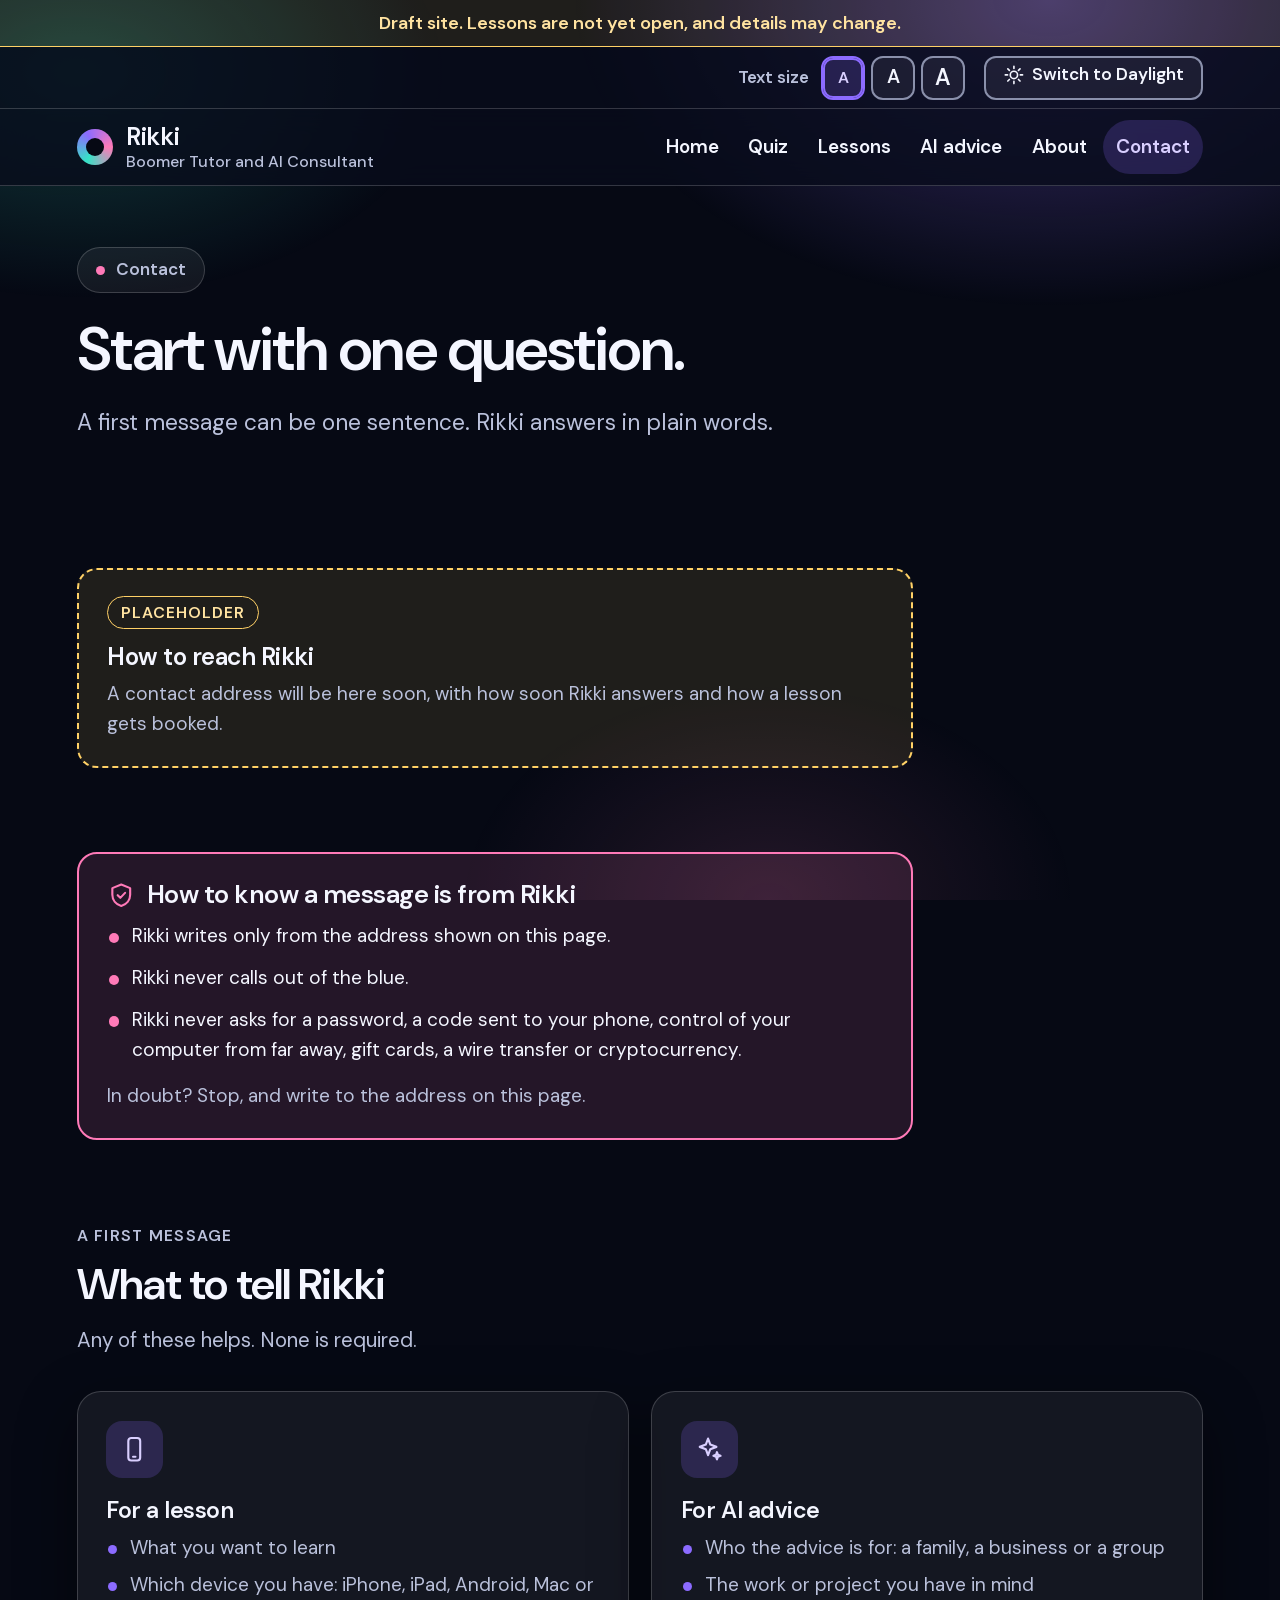
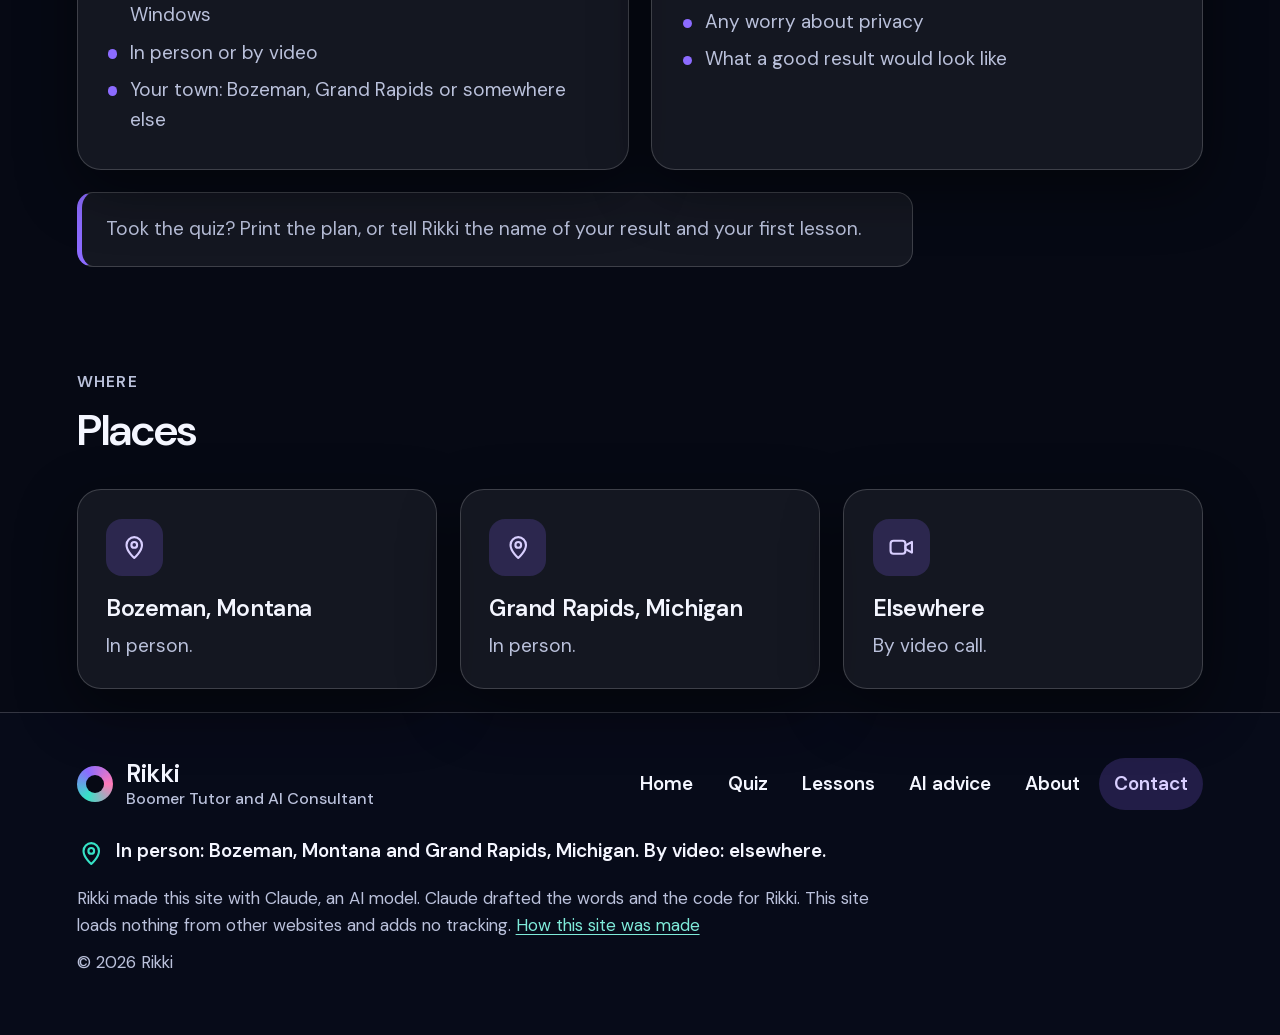
<file: contact.html>
<!doctype html>
<html lang="en" data-look="night" data-size="1">
<head>
<meta charset="utf-8">
<meta name="viewport" content="width=device-width, initial-scale=1">
<meta name="robots" content="noindex, nofollow">
<meta name="theme-color" content="#060914">
<title>Contact · Rikki: Boomer Tutor and AI Consultant</title>
<meta name="description" content="How to reach Rikki about technology lessons or AI advice, what to say in a first message, and how to know a message is really from Rikki.">
<link rel="icon" href="assets/icon.svg" type="image/svg+xml">
<link rel="stylesheet" href="assets/style.css">
<script>(function(){var r=document.documentElement;r.classList.add("js");try{var l=localStorage.getItem("bt-look"),s=localStorage.getItem("bt-size");if(l==="day"||l==="night")r.setAttribute("data-look",l);if(s==="2"||s==="3")r.setAttribute("data-size",s);}catch(e){}setTimeout(function(){if(!window.btReady||(document.getElementById("quiz")&&!window.btQuizReady)){r.classList.remove("js");}},3000);})();</script>
</head>
<body>
<a class="skip" href="#main">Skip to the main text</a>
<p class="draft-line">Draft site. Lessons are not yet open, and details may change.</p>
<div class="util">
  <div class="wrap">
    <div class="size" role="group" aria-label="Text size">
      <span class="size-cap" aria-hidden="true">Text size</span>
      <button type="button" data-size="1" aria-pressed="true">A<span class="vh"> normal text size</span></button>
      <button type="button" data-size="2" aria-pressed="false">A<span class="vh"> large text size</span></button>
      <button type="button" data-size="3" aria-pressed="false">A<span class="vh"> largest text size</span></button>
    </div>
    <button class="look" type="button">
      <span class="to-day"><svg class="icon" viewBox="0 0 24 24" aria-hidden="true" focusable="false"><circle cx="12" cy="12" r="4"/><path d="M12 2.5v2.5M12 19v2.5M2.5 12H5M19 12h2.5M5.3 5.3 7 7M17 17l1.7 1.7M5.3 18.7 7 17M17 7l1.7-1.7"/></svg><span>Switch to Daylight</span></span>
      <span class="to-night"><svg class="icon" viewBox="0 0 24 24" aria-hidden="true" focusable="false"><path d="M20 14.5A8.5 8.5 0 1 1 9.5 4 7 7 0 0 0 20 14.5z"/></svg><span>Switch to Night</span></span>
    </button>
  </div>
</div>
<header class="nav">
  <div class="wrap">
    <a class="mark" href="index.html"><i aria-hidden="true"></i><span>Rikki<small>Boomer Tutor and AI Consultant</small><span class="vh">, home page</span></span></a>
    <button class="menu-btn" type="button" aria-expanded="false" aria-controls="panel"><svg class="icon" viewBox="0 0 24 24" aria-hidden="true" focusable="false"><path d="M4 7h16M4 12h16M4 17h16"/></svg><span>Menu</span></button>
    <nav class="panel" id="panel" aria-label="Main">
      <a href="index.html">Home</a>
      <a href="quiz.html">Quiz</a>
      <a href="lessons.html">Lessons</a>
      <a href="ai.html">AI advice</a>
      <a href="about.html">About</a>
      <a href="contact.html" aria-current="page">Contact</a>
    </nav>
  </div>
</header>

<main id="main">
<section class="page-hero wrap">
  <span class="eyebrow"><b aria-hidden="true"></b>Contact</span>
  <h1>Start with one question.</h1>
  <p class="lede">A first message can be one sentence. Rikki answers in plain words.</p>
</section>

<section class="section wrap">
  <div class="placeholder" id="reach">
    <span class="tag">Placeholder</span>
    <h2>How to reach Rikki</h2>
    <p>A contact address will be here soon, with how soon Rikki answers and how a lesson gets booked.</p>
  </div>
</section>

<section class="section wrap">
  <div class="alert" id="real">
    <h2><svg class="icon" viewBox="0 0 24 24" aria-hidden="true" focusable="false"><path d="m12 3 7.5 3v5.5c0 4.6-3.1 8.2-7.5 9.5-4.4-1.3-7.5-4.9-7.5-9.5V6z"/><path d="m9 12 2.2 2.2 4-4.2"/></svg>How to know a message is from Rikki</h2>
    <ul>
      <li>Rikki writes only from the address shown on this page.</li>
      <li>Rikki never calls out of the blue.</li>
      <li>Rikki never asks for a password, a code sent to your phone, control of your computer from far away, gift cards, a wire transfer or cryptocurrency.</li>
    </ul>
    <p>In doubt? Stop, and write to the address on this page.</p>
  </div>
</section>

<section class="section wrap">
  <div class="head">
    <span class="kicker">A first message</span>
    <h2>What to tell Rikki</h2>
    <p>Any of these helps. None is required.</p>
  </div>
  <div class="grid g2">
    <div class="card"><span class="chip"><svg class="icon" viewBox="0 0 24 24" aria-hidden="true" focusable="false"><rect x="7" y="2.5" width="10" height="19" rx="2.5"/><path d="M11 18.3h2"/></svg></span><h3>For a lesson</h3>
      <ul><li>What you want to learn</li><li>Which device you have: iPhone, iPad, Android, Mac or Windows</li><li>In person or by video</li><li>Your town: Bozeman, Grand Rapids or somewhere else</li></ul></div>
    <div class="card"><span class="chip"><svg class="icon" viewBox="0 0 24 24" aria-hidden="true" focusable="false"><path d="m11 3 1.9 5.1L18 10l-5.1 1.9L11 17l-1.9-5.1L4 10l5.1-1.9z"/><path d="m18.5 14.5.8 2.2 2.2.8-2.2.8-.8 2.2-.8-2.2-2.2-.8 2.2-.8z"/></svg></span><h3>For AI advice</h3>
      <ul><li>Who the advice is for: a family, a business or a group</li><li>The work or project you have in mind</li><li>Any worry about privacy</li><li>What a good result would look like</li></ul></div>
  </div>
  <p class="note gap">Took the quiz? Print the plan, or tell Rikki the name of your result and your first lesson.</p>
</section>

<section class="section wrap">
  <div class="head">
    <span class="kicker">Where</span>
    <h2>Places</h2>
  </div>
  <div class="grid g3">
    <div class="card"><span class="chip"><svg class="icon" viewBox="0 0 24 24" aria-hidden="true" focusable="false"><path d="M12 21s-6.5-5.6-6.5-11a6.5 6.5 0 0 1 13 0c0 5.4-6.5 11-6.5 11z"/><circle cx="12" cy="10" r="2.4"/></svg></span><h3>Bozeman, Montana</h3><p>In person.</p></div>
    <div class="card"><span class="chip"><svg class="icon" viewBox="0 0 24 24" aria-hidden="true" focusable="false"><path d="M12 21s-6.5-5.6-6.5-11a6.5 6.5 0 0 1 13 0c0 5.4-6.5 11-6.5 11z"/><circle cx="12" cy="10" r="2.4"/></svg></span><h3>Grand Rapids, Michigan</h3><p>In person.</p></div>
    <div class="card"><span class="chip"><svg class="icon" viewBox="0 0 24 24" aria-hidden="true" focusable="false"><rect x="3" y="6.5" width="12.5" height="11" rx="2.5"/><path d="m15.5 10.5 5.5-3v9l-5.5-3z"/></svg></span><h3>Elsewhere</h3><p>By video call.</p></div>
  </div>
</section>
</main>

<footer class="foot">
  <div class="wrap">
    <div class="foot-top">
      <a class="mark" href="index.html"><i aria-hidden="true"></i><span>Rikki<small>Boomer Tutor and AI Consultant</small><span class="vh">, home page</span></span></a>
      <nav aria-label="Footer">
        <a href="index.html">Home</a>
        <a href="quiz.html">Quiz</a>
        <a href="lessons.html">Lessons</a>
        <a href="ai.html">AI advice</a>
        <a href="about.html">About</a>
        <a href="contact.html" aria-current="page">Contact</a>
      </nav>
    </div>
    <p class="places"><svg class="icon" viewBox="0 0 24 24" aria-hidden="true" focusable="false"><path d="M12 21s-6.5-5.6-6.5-11a6.5 6.5 0 0 1 13 0c0 5.4-6.5 11-6.5 11z"/><circle cx="12" cy="10" r="2.4"/></svg><span>In person: Bozeman, Montana and Grand Rapids, Michigan. By video: elsewhere.</span></p>
    <p class="made">Rikki made this site with Claude, an AI model. Claude drafted the words and the code for Rikki.
    This site loads nothing from other websites and adds no tracking. <a href="about.html#made">How this site was made</a></p>
    <p class="made">&copy; 2026 Rikki</p>
  </div>
</footer>
<script src="assets/site.js"></script>
</body>
</html>
</file>
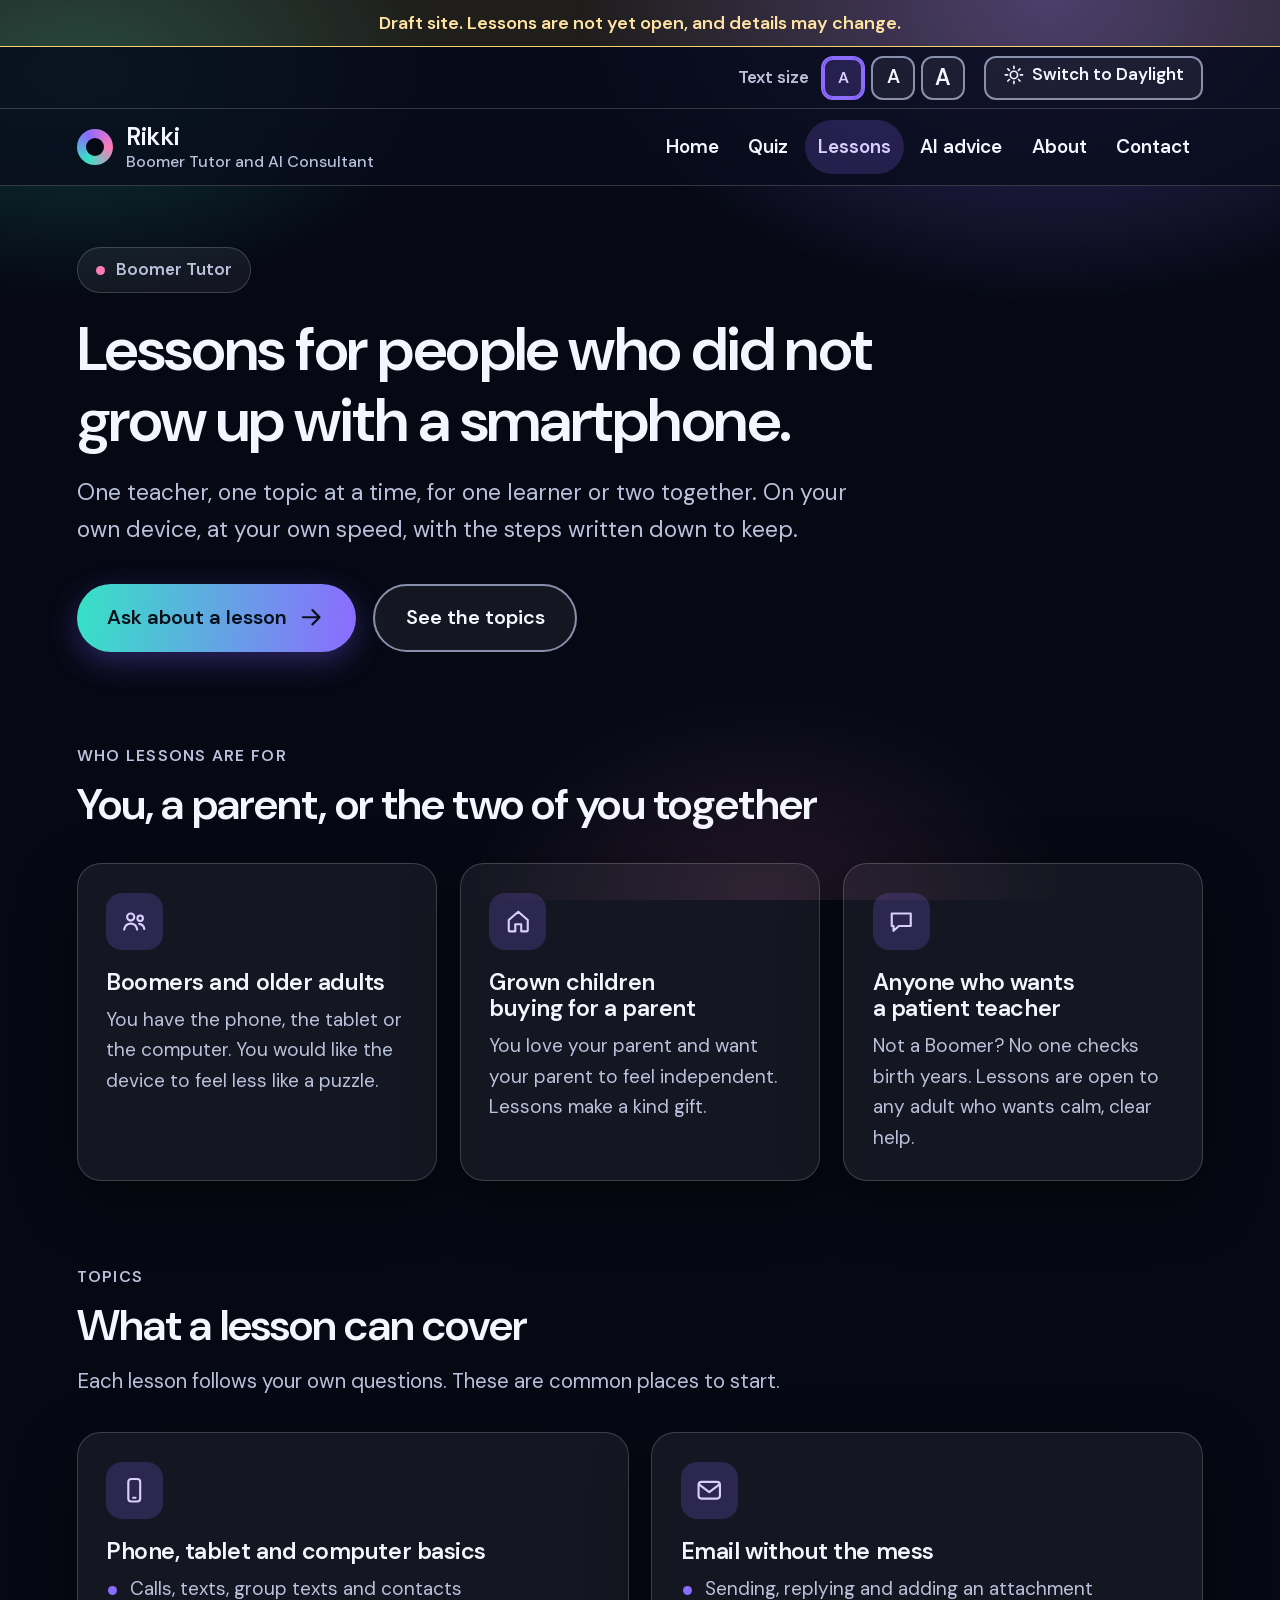
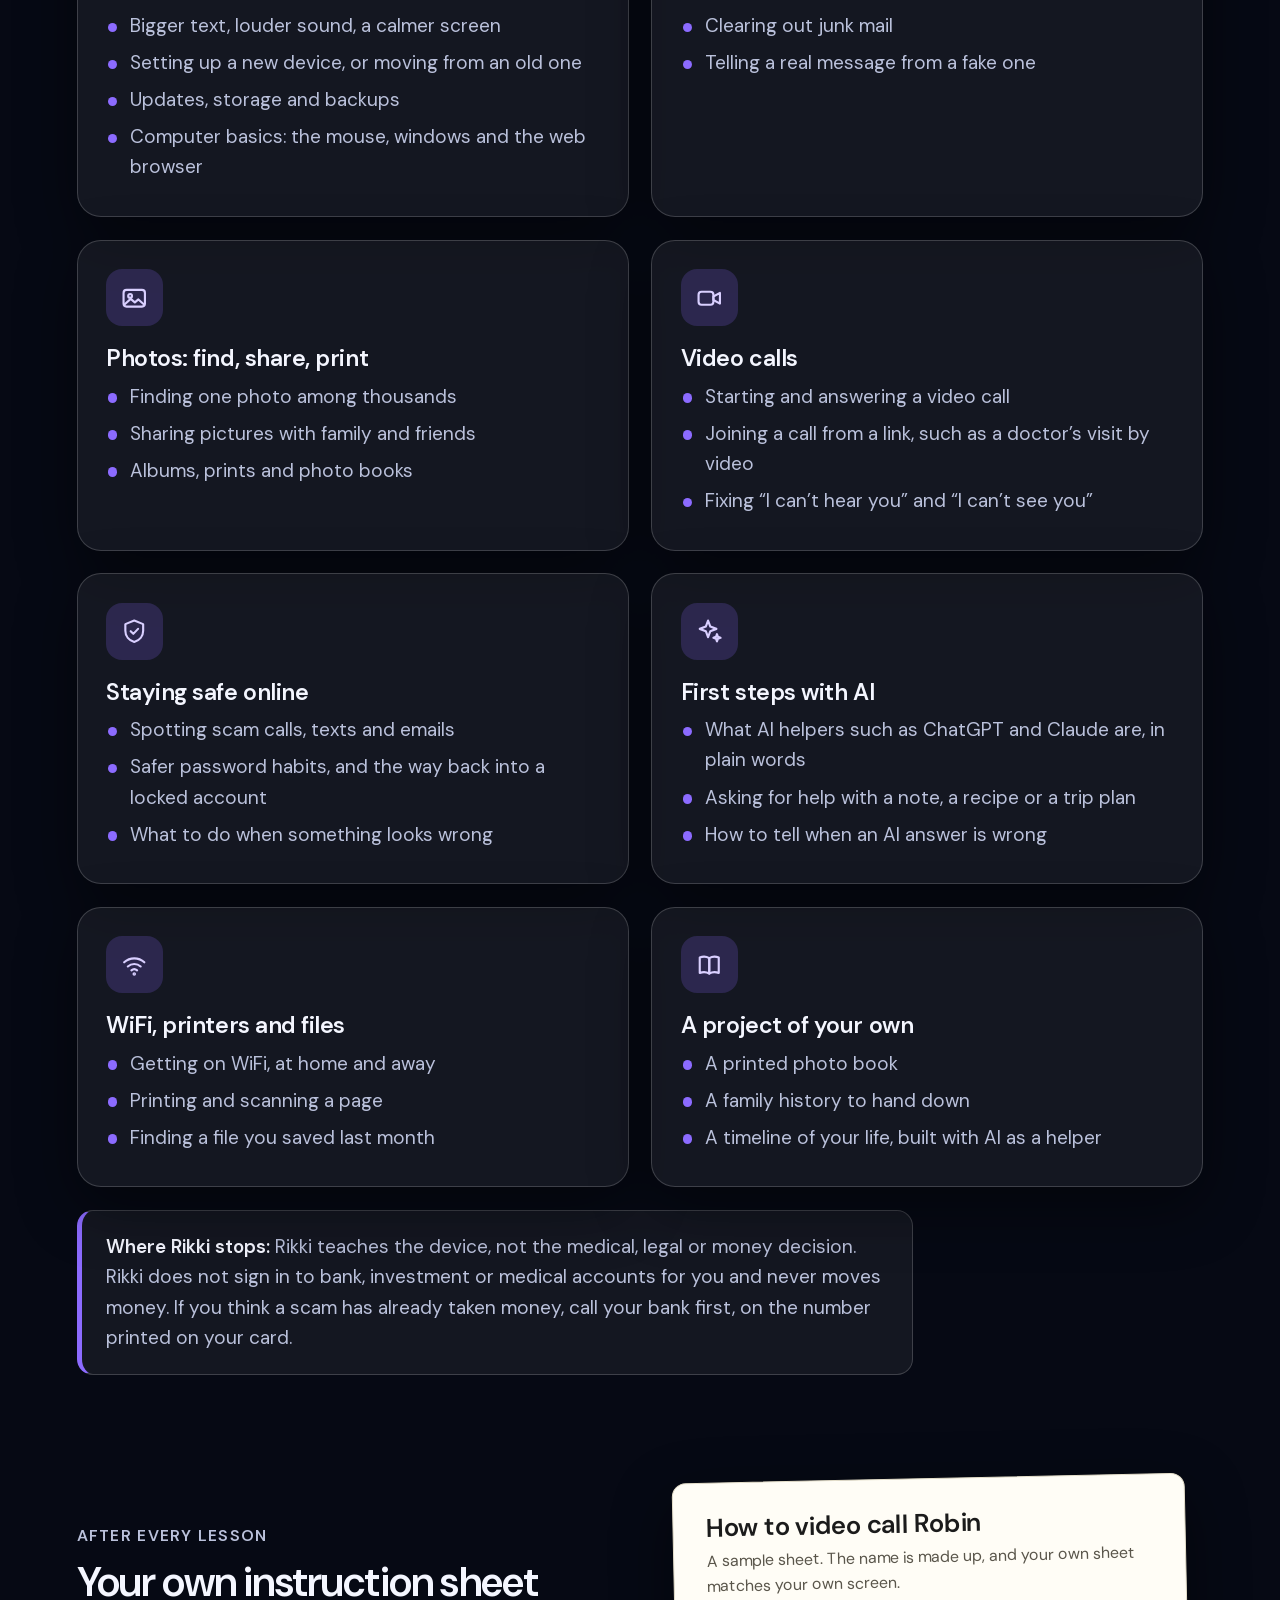
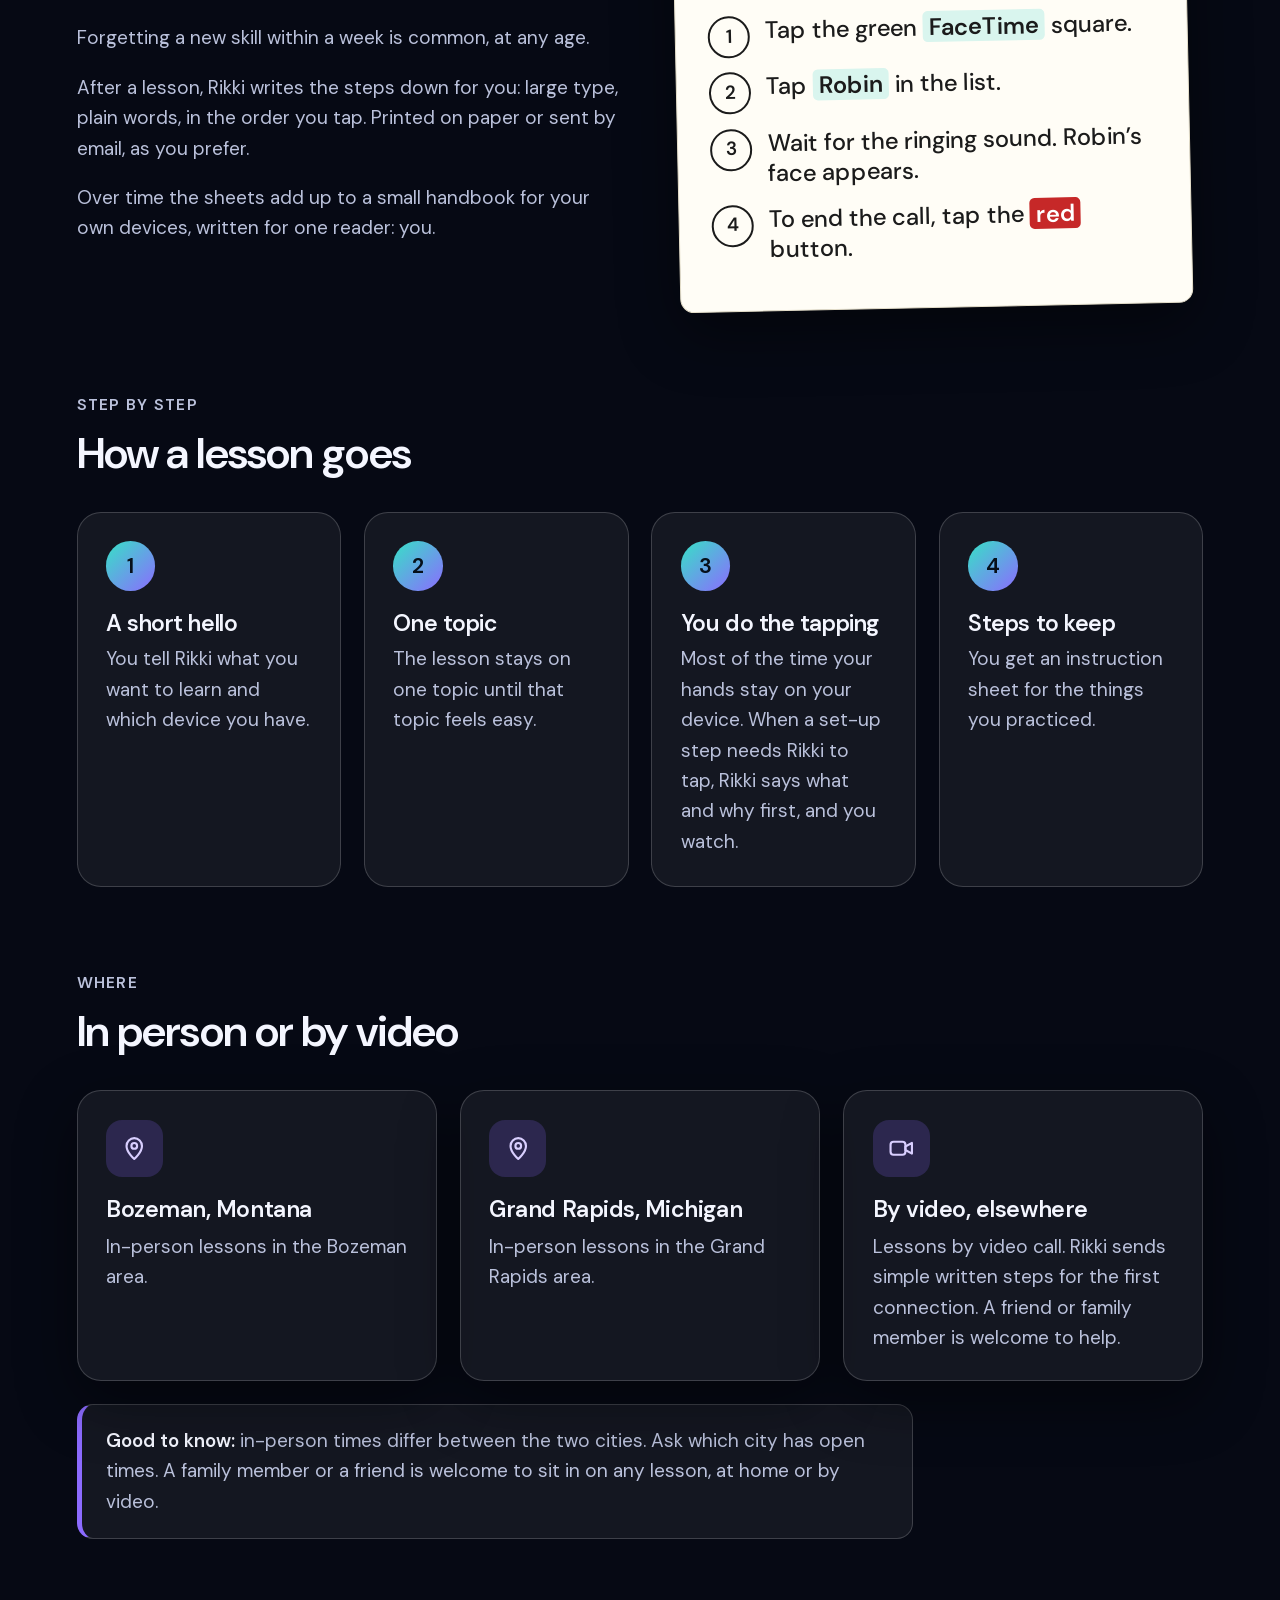
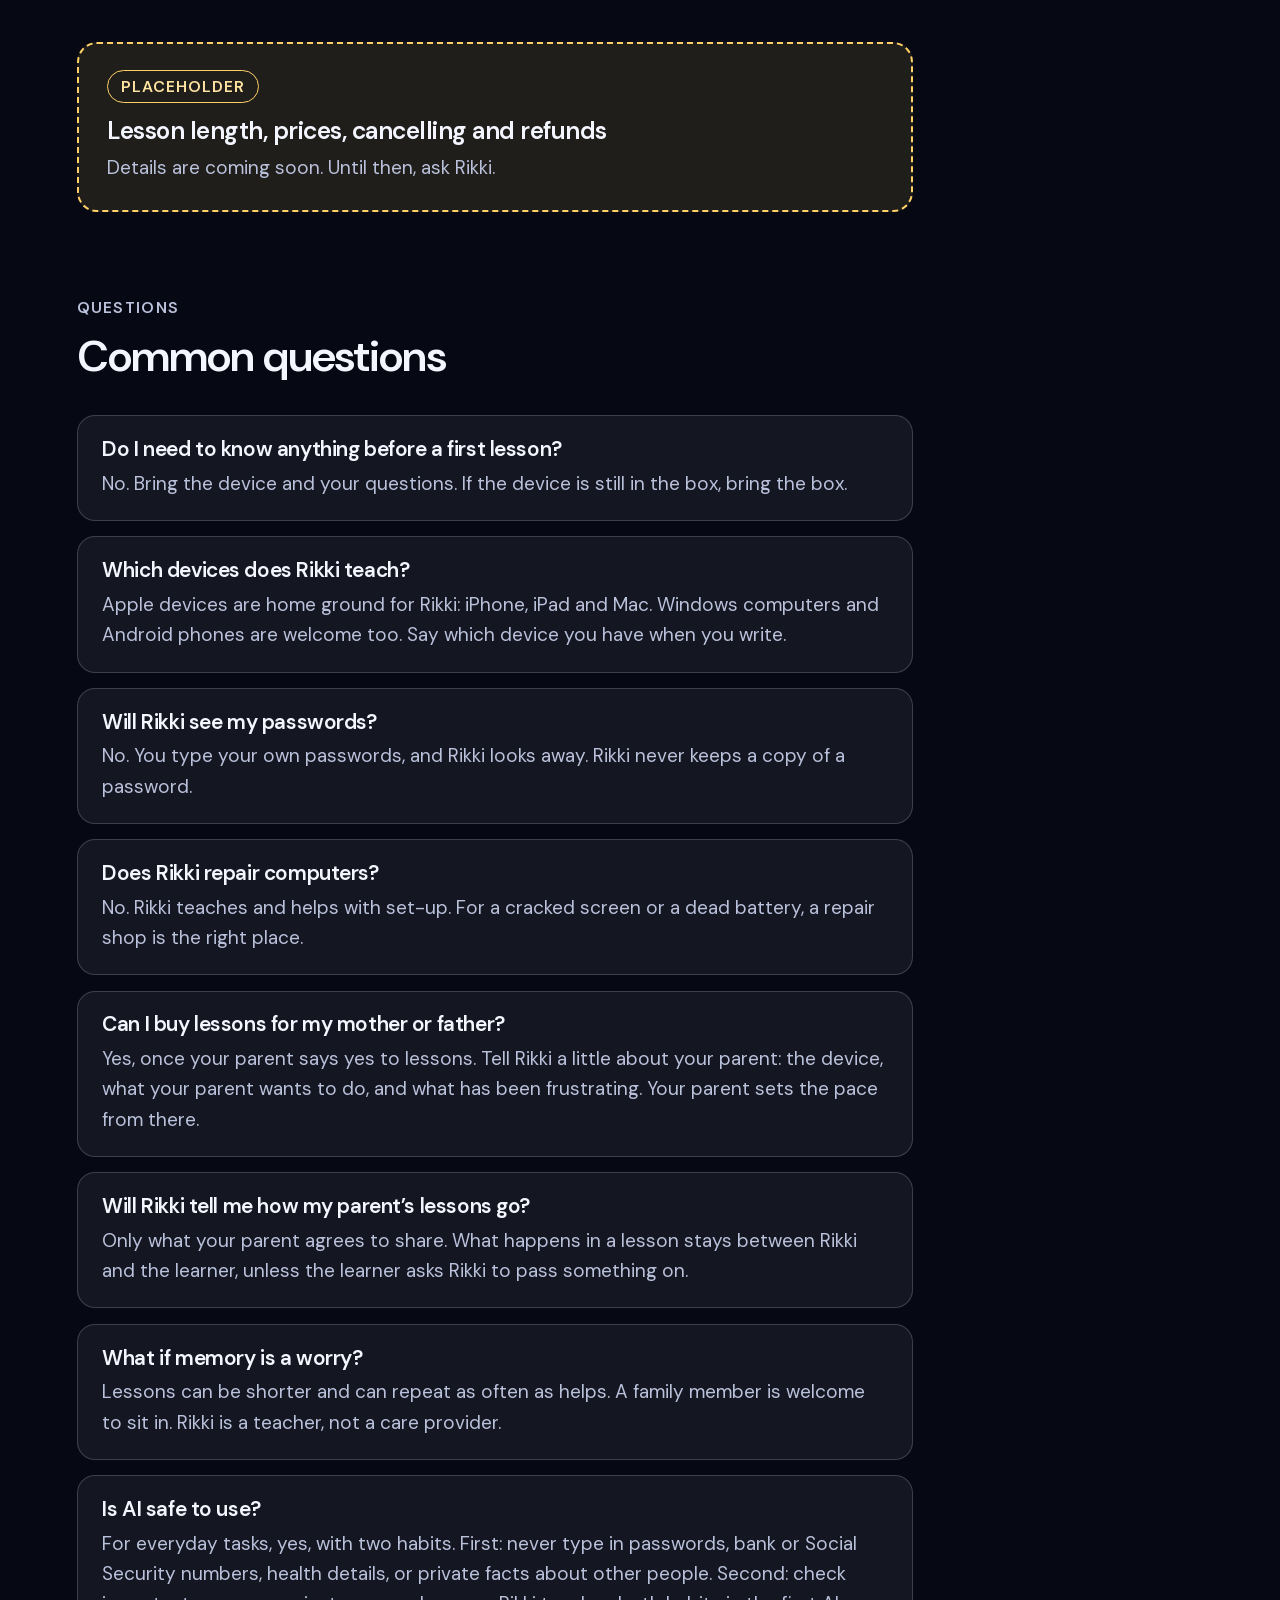
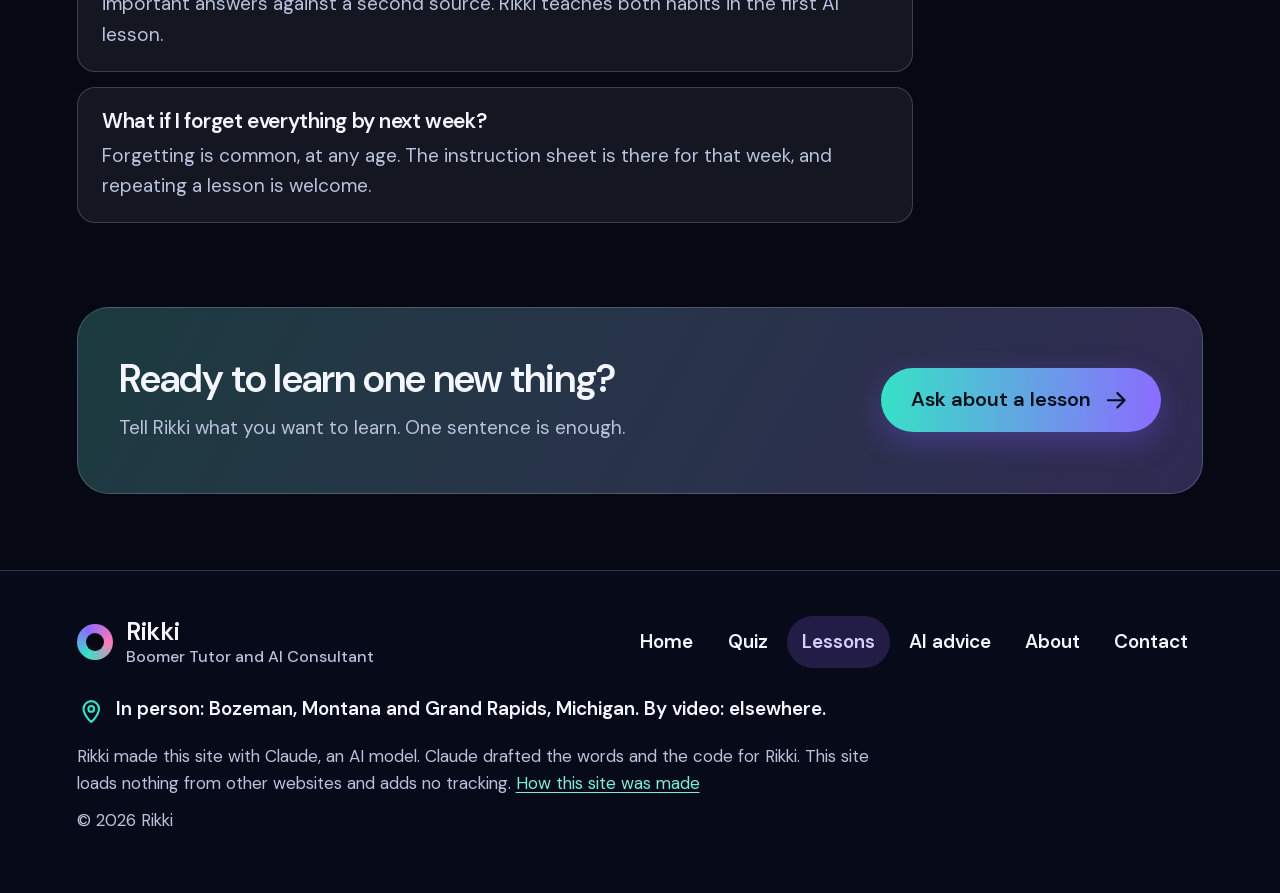
<file: lessons.html>
<!doctype html>
<html lang="en" data-look="night" data-size="1">
<head>
<meta charset="utf-8">
<meta name="viewport" content="width=device-width, initial-scale=1">
<meta name="robots" content="noindex, nofollow">
<meta name="theme-color" content="#060914">
<title>Lessons · Rikki: Boomer Tutor and AI Consultant</title>
<meta name="description" content="One-to-one technology lessons for Boomers and older adults: phones, tablets, computers, email, photos, video calls, online safety and first steps with AI. In person or by video.">
<link rel="icon" href="assets/icon.svg" type="image/svg+xml">
<link rel="stylesheet" href="assets/style.css">
<script>(function(){var r=document.documentElement;r.classList.add("js");try{var l=localStorage.getItem("bt-look"),s=localStorage.getItem("bt-size");if(l==="day"||l==="night")r.setAttribute("data-look",l);if(s==="2"||s==="3")r.setAttribute("data-size",s);}catch(e){}setTimeout(function(){if(!window.btReady||(document.getElementById("quiz")&&!window.btQuizReady)){r.classList.remove("js");}},3000);})();</script>
</head>
<body>
<a class="skip" href="#main">Skip to the main text</a>
<p class="draft-line">Draft site. Lessons are not yet open, and details may change.</p>
<div class="util">
  <div class="wrap">
    <div class="size" role="group" aria-label="Text size">
      <span class="size-cap" aria-hidden="true">Text size</span>
      <button type="button" data-size="1" aria-pressed="true">A<span class="vh"> normal text size</span></button>
      <button type="button" data-size="2" aria-pressed="false">A<span class="vh"> large text size</span></button>
      <button type="button" data-size="3" aria-pressed="false">A<span class="vh"> largest text size</span></button>
    </div>
    <button class="look" type="button">
      <span class="to-day"><svg class="icon" viewBox="0 0 24 24" aria-hidden="true" focusable="false"><circle cx="12" cy="12" r="4"/><path d="M12 2.5v2.5M12 19v2.5M2.5 12H5M19 12h2.5M5.3 5.3 7 7M17 17l1.7 1.7M5.3 18.7 7 17M17 7l1.7-1.7"/></svg><span>Switch to Daylight</span></span>
      <span class="to-night"><svg class="icon" viewBox="0 0 24 24" aria-hidden="true" focusable="false"><path d="M20 14.5A8.5 8.5 0 1 1 9.5 4 7 7 0 0 0 20 14.5z"/></svg><span>Switch to Night</span></span>
    </button>
  </div>
</div>
<header class="nav">
  <div class="wrap">
    <a class="mark" href="index.html"><i aria-hidden="true"></i><span>Rikki<small>Boomer Tutor and AI Consultant</small><span class="vh">, home page</span></span></a>
    <button class="menu-btn" type="button" aria-expanded="false" aria-controls="panel"><svg class="icon" viewBox="0 0 24 24" aria-hidden="true" focusable="false"><path d="M4 7h16M4 12h16M4 17h16"/></svg><span>Menu</span></button>
    <nav class="panel" id="panel" aria-label="Main">
      <a href="index.html">Home</a>
      <a href="quiz.html">Quiz</a>
      <a href="lessons.html" aria-current="page">Lessons</a>
      <a href="ai.html">AI advice</a>
      <a href="about.html">About</a>
      <a href="contact.html">Contact</a>
    </nav>
  </div>
</header>

<main id="main">
<section class="page-hero wrap">
  <span class="eyebrow"><b aria-hidden="true"></b>Boomer Tutor</span>
  <h1>Lessons for people who did not grow up with a smartphone.</h1>
  <p class="lede">One teacher, one topic at a time, for one learner or two together. On your own device, at your own speed, with the steps written down to keep.</p>
  <div class="cta">
    <a class="btn primary" href="contact.html">Ask about a lesson <svg class="icon" viewBox="0 0 24 24" aria-hidden="true" focusable="false"><path d="M5 12h14M13 6l6 6-6 6"/></svg></a>
    <a class="btn ghost" href="#topics">See the topics</a>
  </div>
</section>

<section class="section wrap">
  <div class="head">
    <span class="kicker">Who lessons are for</span>
    <h2>You, a parent, or the two of you together</h2>
  </div>
  <div class="grid g3">
    <div class="card"><span class="chip"><svg class="icon" viewBox="0 0 24 24" aria-hidden="true" focusable="false"><circle cx="9" cy="8.5" r="3"/><path d="M3.5 19c.6-3.2 2.8-5 5.5-5s4.9 1.8 5.5 5"/><circle cx="17" cy="9.5" r="2.3"/><path d="M16.2 14.2c2.3.2 3.8 1.7 4.3 4.3"/></svg></span><h3>Boomers and older adults</h3><p>You have the phone, the tablet or the computer. You would like the device to feel less like a puzzle.</p></div>
    <div class="card"><span class="chip"><svg class="icon" viewBox="0 0 24 24" aria-hidden="true" focusable="false"><path d="m4 11 8-7 8 7v8.5a1 1 0 0 1-1 1h-4.5v-6h-5v6H5a1 1 0 0 1-1-1z"/></svg></span><h3>Grown children buying for a parent</h3><p>You love your parent and want your parent to feel independent. Lessons make a kind gift.</p></div>
    <div class="card"><span class="chip"><svg class="icon" viewBox="0 0 24 24" aria-hidden="true" focusable="false"><path d="M4 5.5h16V16H10l-4.5 4v-4H4z"/></svg></span><h3>Anyone who wants a patient teacher</h3><p>Not a Boomer? No one checks birth years. Lessons are open to any adult who wants calm, clear help.</p></div>
  </div>
</section>

<section class="section wrap" id="topics">
  <div class="head">
    <span class="kicker">Topics</span>
    <h2>What a lesson can cover</h2>
    <p>Each lesson follows your own questions. These are common places to start.</p>
  </div>
  <div class="grid g2">
    <div class="card" id="phone"><span class="chip"><svg class="icon" viewBox="0 0 24 24" aria-hidden="true" focusable="false"><rect x="7" y="2.5" width="10" height="19" rx="2.5"/><path d="M11 18.3h2"/></svg></span><h3>Phone, tablet and computer basics</h3>
      <ul><li>Calls, texts, group texts and contacts</li><li>Bigger text, louder sound, a calmer screen</li><li>Setting up a new device, or moving from an old one</li><li>Updates, storage and backups</li><li>Computer basics: the mouse, windows and the web browser</li></ul></div>
    <div class="card" id="email"><span class="chip"><svg class="icon" viewBox="0 0 24 24" aria-hidden="true" focusable="false"><rect x="3" y="5" width="18" height="14" rx="2.5"/><path d="M3.6 7.2 12 13.5l8.4-6.3"/></svg></span><h3>Email without the mess</h3>
      <ul><li>Sending, replying and adding an attachment</li><li>Clearing out junk mail</li><li>Telling a real message from a fake one</li></ul></div>
    <div class="card" id="photos"><span class="chip"><svg class="icon" viewBox="0 0 24 24" aria-hidden="true" focusable="false"><rect x="3" y="5" width="18" height="14" rx="2.5"/><circle cx="8.5" cy="10" r="1.6"/><path d="m4 17 5-4.5 3.5 3 3-2.5L20 17"/></svg></span><h3>Photos: find, share, print</h3>
      <ul><li>Finding one photo among thousands</li><li>Sharing pictures with family and friends</li><li>Albums, prints and photo books</li></ul></div>
    <div class="card" id="video"><span class="chip"><svg class="icon" viewBox="0 0 24 24" aria-hidden="true" focusable="false"><rect x="3" y="6.5" width="12.5" height="11" rx="2.5"/><path d="m15.5 10.5 5.5-3v9l-5.5-3z"/></svg></span><h3>Video calls</h3>
      <ul><li>Starting and answering a video call</li><li>Joining a call from a link, such as a doctor’s visit by video</li><li>Fixing “I can’t hear you” and “I can’t see you”</li></ul></div>
    <div class="card" id="safe"><span class="chip"><svg class="icon" viewBox="0 0 24 24" aria-hidden="true" focusable="false"><path d="m12 3 7.5 3v5.5c0 4.6-3.1 8.2-7.5 9.5-4.4-1.3-7.5-4.9-7.5-9.5V6z"/><path d="m9 12 2.2 2.2 4-4.2"/></svg></span><h3>Staying safe online</h3>
      <ul><li>Spotting scam calls, texts and emails</li><li>Safer password habits, and the way back into a locked account</li><li>What to do when something looks wrong</li></ul></div>
    <div class="card" id="ai"><span class="chip"><svg class="icon" viewBox="0 0 24 24" aria-hidden="true" focusable="false"><path d="m11 3 1.9 5.1L18 10l-5.1 1.9L11 17l-1.9-5.1L4 10l5.1-1.9z"/><path d="m18.5 14.5.8 2.2 2.2.8-2.2.8-.8 2.2-.8-2.2-2.2-.8 2.2-.8z"/></svg></span><h3>First steps with AI</h3>
      <ul><li>What AI helpers such as ChatGPT and Claude are, in plain words</li><li>Asking for help with a note, a recipe or a trip plan</li><li>How to tell when an AI answer is wrong</li></ul></div>
    <div class="card" id="wifi"><span class="chip"><svg class="icon" viewBox="0 0 24 24" aria-hidden="true" focusable="false"><path d="M3.5 9.5a12.5 12.5 0 0 1 17 0"/><path d="M6.6 13a8 8 0 0 1 10.8 0"/><path d="M9.6 16.3a3.6 3.6 0 0 1 4.8 0"/><circle cx="12" cy="19.3" r=".6"/></svg></span><h3>WiFi, printers and files</h3>
      <ul><li>Getting on WiFi, at home and away</li><li>Printing and scanning a page</li><li>Finding a file you saved last month</li></ul></div>
    <div class="card" id="project"><span class="chip"><svg class="icon" viewBox="0 0 24 24" aria-hidden="true" focusable="false"><path d="M4 5.5c2.5-1 5.5-1 8 .5v13c-2.5-1.5-5.5-1.5-8-.5z"/><path d="M20 5.5c-2.5-1-5.5-1-8 .5v13c2.5-1.5 5.5-1.5 8-.5z"/></svg></span><h3>A project of your own</h3>
      <ul><li>A printed photo book</li><li>A family history to hand down</li><li>A timeline of your life, built with AI as a helper</li></ul></div>
  </div>
  <p class="note gap" id="limits"><strong>Where Rikki stops:</strong> Rikki teaches the device, not the medical, legal or money decision. Rikki does not sign in to bank, investment or medical accounts for you and never moves money. If you think a scam has already taken money, call your bank first, on the number printed on your card.</p>
</section>

<section class="section wrap">
  <div class="split">
    <div>
      <span class="kicker">After every lesson</span>
      <h2>Your own instruction sheet</h2>
      <p>Forgetting a new skill within a week is common, at any age.</p>
      <p>After a lesson, Rikki writes the steps down for you: large type, plain words, in the order you tap. Printed on paper or sent by email, as you prefer.</p>
      <p>Over time the sheets add up to a small handbook for your own devices, written for one reader: you.</p>
    </div>
    <figure class="sheet" aria-label="A sample instruction sheet">
      <p class="sheet-title">How to video call Robin</p>
      <p class="sheet-note">A sample sheet. The name is made up, and your own sheet matches your own screen.</p>
      <ol role="list">
        <li><span>Tap the green <b>FaceTime</b> square.</span></li>
        <li><span>Tap <b>Robin</b> in the list.</span></li>
        <li><span>Wait for the ringing sound. Robin’s face appears.</span></li>
        <li><span>To end the call, tap the <b class="red">red</b> button.</span></li>
      </ol>
    </figure>
  </div>
</section>

<section class="section wrap">
  <div class="head">
    <span class="kicker">Step by step</span>
    <h2>How a lesson goes</h2>
  </div>
  <ol class="steps four" role="list">
    <li><h3>A short hello</h3><p>You tell Rikki what you want to learn and which device you have.</p></li>
    <li><h3>One topic</h3><p>The lesson stays on one topic until that topic feels easy.</p></li>
    <li><h3>You do the tapping</h3><p>Most of the time your hands stay on your device. When a set-up step needs Rikki to tap, Rikki says what and why first, and you watch.</p></li>
    <li><h3>Steps to keep</h3><p>You get an instruction sheet for the things you practiced.</p></li>
  </ol>
</section>

<section class="section wrap">
  <div class="head">
    <span class="kicker">Where</span>
    <h2>In person or by video</h2>
  </div>
  <div class="grid g3">
    <div class="card"><span class="chip"><svg class="icon" viewBox="0 0 24 24" aria-hidden="true" focusable="false"><path d="M12 21s-6.5-5.6-6.5-11a6.5 6.5 0 0 1 13 0c0 5.4-6.5 11-6.5 11z"/><circle cx="12" cy="10" r="2.4"/></svg></span><h3>Bozeman, Montana</h3><p>In-person lessons in the Bozeman area.</p></div>
    <div class="card"><span class="chip"><svg class="icon" viewBox="0 0 24 24" aria-hidden="true" focusable="false"><path d="M12 21s-6.5-5.6-6.5-11a6.5 6.5 0 0 1 13 0c0 5.4-6.5 11-6.5 11z"/><circle cx="12" cy="10" r="2.4"/></svg></span><h3>Grand Rapids, Michigan</h3><p>In-person lessons in the Grand Rapids area.</p></div>
    <div class="card"><span class="chip"><svg class="icon" viewBox="0 0 24 24" aria-hidden="true" focusable="false"><rect x="3" y="6.5" width="12.5" height="11" rx="2.5"/><path d="m15.5 10.5 5.5-3v9l-5.5-3z"/></svg></span><h3>By video, elsewhere</h3><p>Lessons by video call. Rikki sends simple written steps for the first connection. A friend or family member is welcome to help.</p></div>
  </div>
  <p class="note gap"><strong>Good to know:</strong> in-person times differ between the two cities. Ask which city has open times. A family member or a friend is welcome to sit in on any lesson, at home or by video.</p>
</section>

<section class="section wrap">
  <div class="placeholder">
    <span class="tag">Placeholder</span>
    <h2>Lesson length, prices, cancelling and refunds</h2>
    <p>Details are coming soon. Until then, ask Rikki.</p>
  </div>
</section>

<section class="section wrap">
  <div class="head">
    <span class="kicker">Questions</span>
    <h2>Common questions</h2>
  </div>
  <div class="faq">
    <div><h3>Do I need to know anything before a first lesson?</h3><p>No. Bring the device and your questions. If the device is still in the box, bring the box.</p></div>
    <div><h3>Which devices does Rikki teach?</h3><p>Apple devices are home ground for Rikki: iPhone, iPad and Mac. Windows computers and Android phones are welcome too. Say which device you have when you write.</p></div>
    <div><h3>Will Rikki see my passwords?</h3><p>No. You type your own passwords, and Rikki looks away. Rikki never keeps a copy of a password.</p></div>
    <div><h3>Does Rikki repair computers?</h3><p>No. Rikki teaches and helps with set-up. For a cracked screen or a dead battery, a repair shop is the right place.</p></div>
    <div><h3>Can I buy lessons for my mother or father?</h3><p>Yes, once your parent says yes to lessons. Tell Rikki a little about your parent: the device, what your parent wants to do, and what has been frustrating. Your parent sets the pace from there.</p></div>
    <div><h3>Will Rikki tell me how my parent’s lessons go?</h3><p>Only what your parent agrees to share. What happens in a lesson stays between Rikki and the learner, unless the learner asks Rikki to pass something on.</p></div>
    <div><h3>What if memory is a worry?</h3><p>Lessons can be shorter and can repeat as often as helps. A family member is welcome to sit in. Rikki is a teacher, not a care provider.</p></div>
    <div><h3>Is AI safe to use?</h3><p>For everyday tasks, yes, with two habits. First: never type in passwords, bank or Social Security numbers, health details, or private facts about other people. Second: check important answers against a second source. Rikki teaches both habits in the first AI lesson.</p></div>
    <div><h3>What if I forget everything by next week?</h3><p>Forgetting is common, at any age. The instruction sheet is there for that week, and repeating a lesson is welcome.</p></div>
  </div>
</section>

<section class="wrap">
  <div class="band">
    <div>
      <h2>Ready to learn one new thing?</h2>
      <p>Tell Rikki what you want to learn. One sentence is enough.</p>
    </div>
    <a class="btn primary" href="contact.html">Ask about a lesson <svg class="icon" viewBox="0 0 24 24" aria-hidden="true" focusable="false"><path d="M5 12h14M13 6l6 6-6 6"/></svg></a>
  </div>
</section>
</main>

<footer class="foot">
  <div class="wrap">
    <div class="foot-top">
      <a class="mark" href="index.html"><i aria-hidden="true"></i><span>Rikki<small>Boomer Tutor and AI Consultant</small><span class="vh">, home page</span></span></a>
      <nav aria-label="Footer">
        <a href="index.html">Home</a>
        <a href="quiz.html">Quiz</a>
        <a href="lessons.html" aria-current="page">Lessons</a>
        <a href="ai.html">AI advice</a>
        <a href="about.html">About</a>
        <a href="contact.html">Contact</a>
      </nav>
    </div>
    <p class="places"><svg class="icon" viewBox="0 0 24 24" aria-hidden="true" focusable="false"><path d="M12 21s-6.5-5.6-6.5-11a6.5 6.5 0 0 1 13 0c0 5.4-6.5 11-6.5 11z"/><circle cx="12" cy="10" r="2.4"/></svg><span>In person: Bozeman, Montana and Grand Rapids, Michigan. By video: elsewhere.</span></p>
    <p class="made">Rikki made this site with Claude, an AI model. Claude drafted the words and the code for Rikki.
    This site loads nothing from other websites and adds no tracking. <a href="about.html#made">How this site was made</a></p>
    <p class="made">&copy; 2026 Rikki</p>
  </div>
</footer>
<script src="assets/site.js"></script>
</body>
</html>
</file>
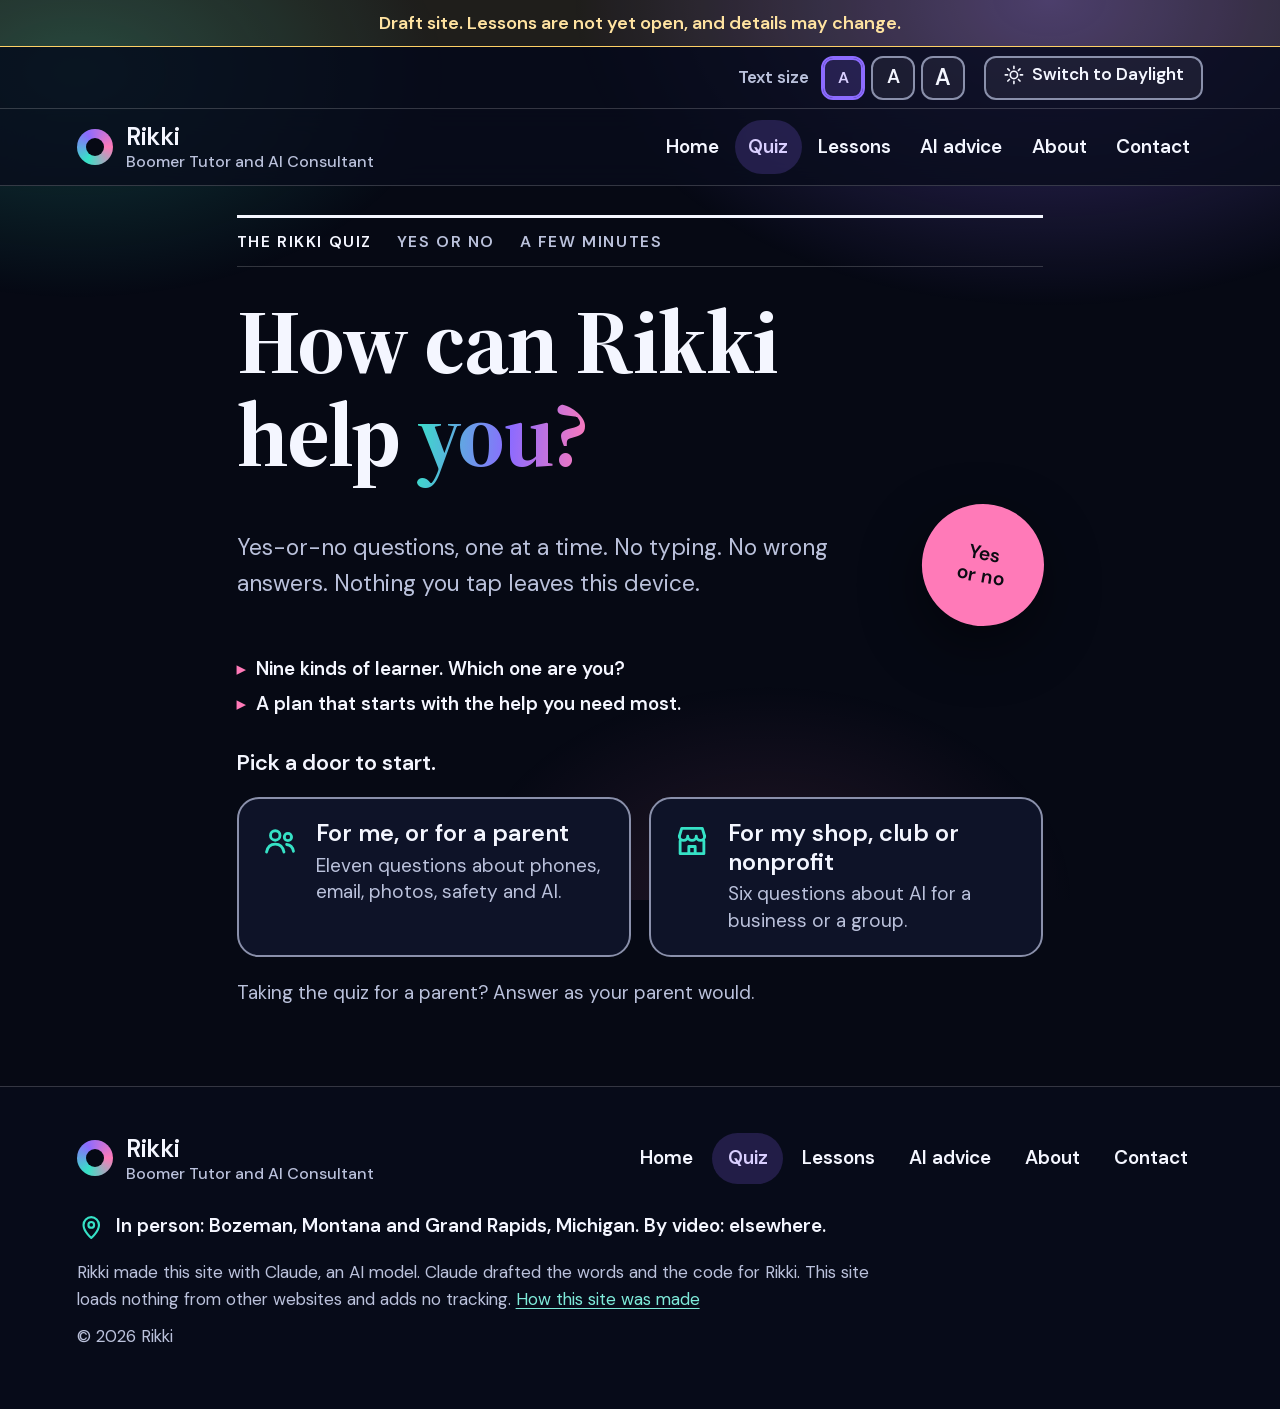
<file: quiz.html>
<!doctype html>
<html lang="en" data-look="night" data-size="1">
<head>
<meta charset="utf-8">
<meta name="viewport" content="width=device-width, initial-scale=1">
<meta name="robots" content="noindex, nofollow">
<meta name="theme-color" content="#060914">
<title>The yes-or-no quiz · Rikki: Boomer Tutor and AI Consultant</title>
<meta name="description" content="A short yes-or-no quiz with two doors: one for you or a parent, one for a shop, club or nonprofit. Answer a few questions and get a plan: which help from Rikki fits, and where to start.">
<link rel="icon" href="assets/icon.svg" type="image/svg+xml">
<link rel="stylesheet" href="assets/style.css">
<script>(function(){var r=document.documentElement;r.classList.add("js");try{var l=localStorage.getItem("bt-look"),s=localStorage.getItem("bt-size");if(l==="day"||l==="night")r.setAttribute("data-look",l);if(s==="2"||s==="3")r.setAttribute("data-size",s);}catch(e){}setTimeout(function(){if(!window.btReady||(document.getElementById("quiz")&&!window.btQuizReady)){r.classList.remove("js");}},3000);})();</script>
</head>
<body>
<a class="skip" href="#main">Skip to the main text</a>
<p class="draft-line">Draft site. Lessons are not yet open, and details may change.</p>
<div class="util">
  <div class="wrap">
    <div class="size" role="group" aria-label="Text size">
      <span class="size-cap" aria-hidden="true">Text size</span>
      <button type="button" data-size="1" aria-pressed="true">A<span class="vh"> normal text size</span></button>
      <button type="button" data-size="2" aria-pressed="false">A<span class="vh"> large text size</span></button>
      <button type="button" data-size="3" aria-pressed="false">A<span class="vh"> largest text size</span></button>
    </div>
    <button class="look" type="button">
      <span class="to-day"><svg class="icon" viewBox="0 0 24 24" aria-hidden="true" focusable="false"><circle cx="12" cy="12" r="4"/><path d="M12 2.5v2.5M12 19v2.5M2.5 12H5M19 12h2.5M5.3 5.3 7 7M17 17l1.7 1.7M5.3 18.7 7 17M17 7l1.7-1.7"/></svg><span>Switch to Daylight</span></span>
      <span class="to-night"><svg class="icon" viewBox="0 0 24 24" aria-hidden="true" focusable="false"><path d="M20 14.5A8.5 8.5 0 1 1 9.5 4 7 7 0 0 0 20 14.5z"/></svg><span>Switch to Night</span></span>
    </button>
  </div>
</div>
<header class="nav">
  <div class="wrap">
    <a class="mark" href="index.html"><i aria-hidden="true"></i><span>Rikki<small>Boomer Tutor and AI Consultant</small><span class="vh">, home page</span></span></a>
    <button class="menu-btn" type="button" aria-expanded="false" aria-controls="panel"><svg class="icon" viewBox="0 0 24 24" aria-hidden="true" focusable="false"><path d="M4 7h16M4 12h16M4 17h16"/></svg><span>Menu</span></button>
    <nav class="panel" id="panel" aria-label="Main">
      <a href="index.html">Home</a>
      <a href="quiz.html" aria-current="page">Quiz</a>
      <a href="lessons.html">Lessons</a>
      <a href="ai.html">AI advice</a>
      <a href="about.html">About</a>
      <a href="contact.html">Contact</a>
    </nav>
  </div>
</header>

<main id="main">
<section class="quiz wrap" id="quiz" data-state="intro" data-path="">

  <div class="strip"><h1>The Rikki Quiz</h1><span>Yes or no</span><span>A few minutes</span></div>
  <p class="print-head">The Rikki Quiz: your plan.<span class="print-date"></span></p>

  <div class="quiz-cover">
    <h2 class="cover-title serif">How can Rikki help <span class="grad">you?</span></h2>
    <div class="cover-row">
      <p class="lede">Yes-or-no questions, one at a time. No typing. No wrong answers. Nothing you tap leaves this device.</p>
      <div class="badge" aria-hidden="true">Yes<br>or no</div>
    </div>
    <ul class="cover-lines">
      <li>Nine kinds of learner. Which one are you?</li>
      <li>A plan that starts with the help you need most.</li>
    </ul>
    <p class="cover-pick">Pick a door to start.</p>
    <div class="doors2">
      <button class="door-btn start" type="button" data-path="me"><svg class="icon" viewBox="0 0 24 24" aria-hidden="true" focusable="false"><circle cx="9" cy="8.5" r="3"/><path d="M3.5 19c.6-3.2 2.8-5 5.5-5s4.9 1.8 5.5 5"/><circle cx="17" cy="9.5" r="2.3"/><path d="M16.2 14.2c2.3.2 3.8 1.7 4.3 4.3"/></svg><span><strong>For me, or for a parent</strong><span>Eleven questions about phones, email, photos, safety and AI.</span></span></button>
      <button class="door-btn start" type="button" data-path="org"><svg class="icon" viewBox="0 0 24 24" aria-hidden="true" focusable="false"><path d="m4 9 1.5-5h13L20 9"/><path d="M4.5 12v8h15v-8"/><path d="M4 9c0 1.5 1.2 2.6 2.7 2.6S9.3 10.5 9.3 9c0 1.5 1.2 2.6 2.7 2.6s2.7-1.1 2.7-2.6c0 1.5 1.2 2.6 2.7 2.6S20 10.5 20 9"/><path d="M10 20v-4.5h4V20"/></svg><span><strong>For my shop, club or nonprofit</strong><span>Six questions about AI for a business or a group.</span></span></button>
    </div>
    <p class="cover-note">Taking the quiz for a parent? Answer as your parent would.</p>
    <p class="note nojs">This quiz needs scripts turned on. Until then, the questions are listed below, each with the matching help.</p>
  </div>

  <div class="quiz-bar">
    <button class="back" type="button"><svg class="icon" viewBox="0 0 24 24" aria-hidden="true" focusable="false"><path d="M19 12H5M11 6l-6 6 6 6"/></svg><span>Back</span></button>
    <div class="track" aria-hidden="true"><i></i></div>
  </div>

  <p class="list-head serif nojs">For you, or for a parent</p>
  <ol class="quiz-qs" role="list" data-path="me">
    <li class="q" data-id="urgent" data-short="Something is wrong right now">
      <h2 class="q-title serif" tabindex="-1"><span class="q-num">Question 1</span>Is something wrong right now?</h2>
      <p class="q-sub">A caller or a message asking for money, gift cards or a code. An account you cannot open. A device that will not start.</p>
      <p class="q-if">If yes: hang up on any caller who asks for money. Then call your bank on the number printed on your card.</p>
    </li>
    <li class="q" data-id="device" data-short="Phone, tablet or computer feels like a puzzle">
      <h2 class="q-title serif" tabindex="-1"><span class="q-num">Question 2</span>Does your phone, tablet or computer feel like a puzzle?</h2>
      <p class="q-sub">Screens that jump. Sounds that will not stop. Words too small to read.</p>
      <p class="q-if">If yes: <a href="lessons.html#phone">Phone, tablet and computer basics</a></p>
    </li>
    <li class="q" data-id="wifi" data-short="WiFi or printer trouble">
      <h2 class="q-title serif" tabindex="-1"><span class="q-num">Question 3</span>Do the WiFi and the printer give you trouble?</h2>
      <p class="q-sub">A connection that drops. Pages that will not print. A saved file that vanished.</p>
      <p class="q-if">If yes: <a href="lessons.html#wifi">WiFi, printers and files</a></p>
    </li>
    <li class="q" data-id="email" data-short="More unread email than you can face">
      <h2 class="q-title serif" tabindex="-1"><span class="q-num">Question 4</span>Do you have more unread email than you can face?</h2>
      <p class="q-sub">Hundreds of unread messages, or a small feeling of dread each time you open the mail.</p>
      <p class="q-if">If yes: <a href="lessons.html#email">Email without the mess</a></p>
    </li>
    <li class="q" data-id="scam" data-short="A possible scam in the last month">
      <h2 class="q-title serif" tabindex="-1"><span class="q-num">Question 5</span>In the last month, has a call, text or email made you wonder, “Is this a scam?”</h2>
      <p class="q-sub">A prize you never entered for. A bank you do not use. A relative in sudden trouble.</p>
      <p class="q-if">If yes: <a href="lessons.html#safe">Staying safe online</a></p>
    </li>
    <li class="q" data-id="locked" data-short="Could get back into email after a forgotten password">
      <h2 class="q-title serif" tabindex="-1"><span class="q-num">Question 6</span>If you forgot your email password today, could you get back in on your own?</h2>
      <p class="q-sub">Here a No is the answer that points to help. No shame in a No.</p>
      <p class="q-if">If no: <a href="lessons.html#safe">Staying safe online</a></p>
    </li>
    <li class="q" data-id="video" data-short="Wish to start video calls without help">
      <h2 class="q-title serif" tabindex="-1"><span class="q-num">Question 7</span>Do you wish you could start a video call without asking someone for help?</h2>
      <p class="q-sub">Family. Old friends. A doctor’s visit by video.</p>
      <p class="q-if">If yes: <a href="lessons.html#video">Video calls</a></p>
    </li>
    <li class="q" data-id="photos" data-short="Best photos trapped inside the phone">
      <h2 class="q-title serif" tabindex="-1"><span class="q-num">Question 8</span>Are your best photos trapped inside your phone?</h2>
      <p class="q-sub">Thousands of pictures, and no easy way to find, share or print the one you want.</p>
      <p class="q-if">If yes: <a href="lessons.html#photos">Photos: find, share, print</a></p>
    </li>
    <li class="q" data-id="ai" data-short="Would like to try an AI helper">
      <h2 class="q-title serif" tabindex="-1"><span class="q-num">Question 9</span>Would you like to try an AI helper, with Rikki beside you?</h2>
      <p class="q-sub">ChatGPT and Claude are two AI helpers: computer programs you can ask in plain words. Handy for a first draft of a note, a recipe or a trip plan, and sometimes wrong.</p>
      <p class="q-if">If yes: <a href="lessons.html#ai">First steps with AI</a></p>
    </li>
    <li class="q" data-id="stories" data-short="Family stories to save">
      <h2 class="q-title serif" tabindex="-1"><span class="q-num">Question 10</span>Are there family stories you want written down before they are lost?</h2>
      <p class="q-sub">A family history. A timeline of your life. A printed book of old photos.</p>
      <p class="q-if">If yes: <a href="lessons.html#project">A project of your own</a></p>
    </li>
    <li class="q" data-id="near" data-short="Could meet in or near Bozeman or Grand Rapids">
      <h2 class="q-title serif" tabindex="-1"><span class="q-num">Question 11</span>Could you meet Rikki in or near Bozeman, Montana or Grand Rapids, Michigan?</h2>
      <p class="q-sub">Yes means meeting in person. No means meeting by video.</p>
      <p class="q-if">Either way: <a href="contact.html">tell Rikki your town</a></p>
    </li>
  </ol>

  <p class="list-head serif nojs">For a shop, club or nonprofit</p>
  <ol class="quiz-qs" role="list" data-path="org">
    <li class="q" data-id="repeat" data-short="The same tasks repeat every week">
      <h2 class="q-title serif" tabindex="-1"><span class="q-num">Question 1</span>Does your business or group repeat the same tasks every week?</h2>
      <p class="q-sub">Writing the newsletter. Updating the sign-up list. Answering the same question again and again.</p>
      <p class="q-if">If yes: <a href="ai.html#business">a walk through a normal week</a></p>
    </li>
    <li class="q" data-id="howto" data-short="People ask for the same how-to again and again">
      <h2 class="q-title serif" tabindex="-1"><span class="q-num">Question 2</span>Do volunteers or staff ask for the same how-to again and again?</h2>
      <p class="q-sub">How to post the schedule. How to add a member. How to use the shared calendar.</p>
      <p class="q-if">If yes: <a href="ai.html#groups">plain written guides</a></p>
    </li>
    <li class="q" data-id="docs" data-short="A pile of documents nobody can search">
      <h2 class="q-title serif" tabindex="-1"><span class="q-num">Question 3</span>Is there a pile of documents nobody can search?</h2>
      <p class="q-sub">Minutes. Handbooks. Policies. Years of newsletters.</p>
      <p class="q-if">If yes: <a href="ai.html#groups">a question-and-answer notebook</a></p>
    </li>
    <li class="q" data-id="pasting" data-short="Someone already pastes work into an AI tool">
      <h2 class="q-title serif" tabindex="-1"><span class="q-num">Question 4</span>Is anyone already pasting work into ChatGPT or another AI tool?</h2>
      <p class="q-sub">Letters. Lists of names. Notes from a meeting.</p>
      <p class="q-if">If yes: <a href="ai.html#business">house rules for AI</a></p>
    </li>
    <li class="q" data-id="records" data-short="Records about members, donors or customers">
      <h2 class="q-title serif" tabindex="-1"><span class="q-num">Question 5</span>Do you keep records about members, donors or customers?</h2>
      <p class="q-sub">Names. Addresses. Gifts. Orders. Health or family details.</p>
      <p class="q-if">If yes: <a href="ai.html#privacy">privacy first</a></p>
    </li>
    <li class="q" data-id="team" data-short="The group would like a hands-on session together">
      <h2 class="q-title serif" tabindex="-1"><span class="q-num">Question 6</span>Would the people in your group like a hands-on AI session, together?</h2>
      <p class="q-sub">A talk for the whole club, or a workshop for a small team.</p>
      <p class="q-if">If yes: <a href="ai.html#groups">a talk or a hands-on workshop</a></p>
    </li>
  </ol>

  <div class="answers" role="group" aria-label="Your answer">
    <button type="button" class="ans yes" data-answer="yes" aria-pressed="false"><svg class="icon" viewBox="0 0 24 24" aria-hidden="true" focusable="false"><path d="m5 12.5 4.5 4.5L19 7.5"/></svg><span>Yes</span><span class="said">Your earlier answer</span></button>
    <button type="button" class="ans no" data-answer="no" aria-pressed="false"><svg class="icon" viewBox="0 0 24 24" aria-hidden="true" focusable="false"><path d="m6.5 6.5 11 11M17.5 6.5l-11 11"/></svg><span>No</span><span class="said">Your earlier answer</span></button>
  </div>
  <p class="unsure">Not sure? Pick the closer answer. Any answer can be changed at the end.</p>

  <div class="quiz-result">
    <div class="alert" data-show="urgent:yes">
      <h2 tabindex="-1"><svg class="icon" viewBox="0 0 24 24" aria-hidden="true" focusable="false"><path d="M12 4 21 19.5H3z"/><path d="M12 10v4.5M12 17.2v.3"/></svg>Do this first</h2>
      <ul>
        <li>A caller or a message wants money, gift cards, a code or control of your computer? Stop and hang up. Then call your bank on the number printed on your card.</li>
        <li>Locked out of an account, or a device that will not start? Write down the exact words on the screen. Those words help any helper find the fix.</li>
        <li>Tell someone you trust what happened.</li>
      </ul>
      <p>Then tell Rikki. The plan below puts safety first.</p>
    </div>

    <div class="type" data-type="safety">
      <h2 class="serif" tabindex="-1">You are <span class="grad">The Careful One.</span></h2>
      <p>Scammers work hard. A few steady habits make you a much harder target.</p>
    </div>
    <div class="type" data-type="device">
      <h2 class="serif" tabindex="-1">You are <span class="grad">The Fresh Starter.</span></h2>
      <p>Your devices have been running the show. A few calm sessions together put you back in charge.</p>
    </div>
    <div class="type" data-type="wifi">
      <h2 class="serif" tabindex="-1">You are <span class="grad">The Troubleshooter.</span></h2>
      <p>The WiFi and the printer have had the upper hand. Time to learn their tricks, together.</p>
    </div>
    <div class="type" data-type="email">
      <h2 class="serif" tabindex="-1">You are <span class="grad">The Untangler.</span></h2>
      <p>The inbox grew while you were busy living. One session together clears the pile, and a few habits keep the pile small.</p>
    </div>
    <div class="type" data-type="video">
      <h2 class="serif" tabindex="-1">You are <span class="grad">The Connector.</span></h2>
      <p>People come first for you. Technology should bring the faces you miss closer.</p>
    </div>
    <div class="type" data-type="photos">
      <h2 class="serif" tabindex="-1">You are <span class="grad">The Memory Keeper.</span></h2>
      <p>Your pictures matter. Time to get the best ones out of the phone and onto paper.</p>
    </div>
    <div class="type" data-type="ai">
      <h2 class="serif" tabindex="-1">You are <span class="grad">The Curious Explorer.</span></h2>
      <p>You want to know what the new tools can do. Good news: an AI helper is easier to try than the headlines suggest.</p>
    </div>
    <div class="type" data-type="stories">
      <h2 class="serif" tabindex="-1">You are <span class="grad">The Storykeeper.</span></h2>
      <p>Your family stories deserve a safe home. The right project turns them into something to hold and hand down.</p>
    </div>
    <div class="type" data-type="confident">
      <h2 class="serif" tabindex="-1">You are <span class="grad">The Confident One.</span></h2>
      <p>No trouble on the list fits you today. Perhaps the basics are well in hand. Or perhaps you are only starting out and do not own these devices yet: a first session can start from zero.</p>
    </div>
    <div class="type" data-type="organizer">
      <h2 class="serif" tabindex="-1">You are <span class="grad">The Organizer.</span></h2>
      <p>You keep a business or a group running. Here is where AI could take some weight off.</p>
    </div>
    <div class="type" data-type="waitsee">
      <h2 class="serif" tabindex="-1">You are <span class="grad">The Wait-and-See Type.</span></h2>
      <p>Nothing on the list is pressing, and that is a fine answer. If questions about AI come up later, ask Rikki.</p>
    </div>

    <h3 class="plan-head" data-path="me">Where Rikki can help, in order</h3>
    <ol class="plan" role="list" data-path="me">
      <li class="lesson" data-lesson="device" data-for="device:yes"><div>
        <span class="first-tag">Start here</span>
        <h4>Phone, tablet and computer basics</h4>
        <p>Tame the jumping screens, the sounds and the tiny words.</p>
        <a href="lessons.html#phone">Read about phone, tablet and computer basics</a></div></li>
      <li class="lesson" data-lesson="wifi" data-for="wifi:yes"><div>
        <span class="first-tag">Start here</span>
        <h4>WiFi, printers and files</h4>
        <p>Keep the connection steady, make the printer print, and find the file that vanished.</p>
        <a href="lessons.html#wifi">Read about WiFi, printers and files</a></div></li>
      <li class="lesson" data-lesson="email" data-for="email:yes"><div>
        <span class="first-tag">Start here</span>
        <h4>Email without the mess</h4>
        <p>Clear the pile, then keep the pile from coming back.</p>
        <a href="lessons.html#email">Read about email without the mess</a></div></li>
      <li class="lesson" data-lesson="safety" data-for="urgent:yes scam:yes locked:no"><div>
        <span class="first-tag">Start here</span>
        <h4>Staying safe online</h4>
        <p>Spot a scam early, set up safer passwords, and know the way back into a locked account.</p>
        <a href="lessons.html#safe">Read about staying safe online</a></div></li>
      <li class="lesson" data-lesson="video" data-for="video:yes" data-after-safety><div>
        <span class="first-tag">Start here</span>
        <h4>Video calls</h4>
        <p>Start a call yourself, any time you like.</p>
        <a href="lessons.html#video">Read about video calls</a></div></li>
      <li class="lesson" data-lesson="photos" data-for="photos:yes"><div>
        <span class="first-tag">Start here</span>
        <h4>Photos: find, share, print</h4>
        <p>Free the pictures from your phone and put the best ones on paper.</p>
        <a href="lessons.html#photos">Read about photos</a></div></li>
      <li class="lesson" data-lesson="ai" data-for="ai:yes"><div>
        <span class="first-tag">Start here</span>
        <h4>First steps with AI</h4>
        <p>Try an AI helper with Rikki beside you, and learn when to doubt an answer.</p>
        <a href="lessons.html#ai">Read about first steps with AI</a></div></li>
      <li class="lesson" data-lesson="stories" data-for="stories:yes"><div>
        <span class="first-tag">Start here</span>
        <h4>A project of your own</h4>
        <p>Turn the family stories or the old photos into something to hold.</p>
        <a href="lessons.html#project">Read about a project of your own</a></div></li>
      <li class="later-head">Later, if you like</li>
    </ol>
    <p class="plan-empty note" data-path="me">Nothing on your list. Two ideas anyway: one session to ask every small question you have saved up, or a project such as <a href="ai.html#families">a family archive or a photo book</a>.</p>

    <h3 class="plan-head" data-path="org">What Rikki could do for your group, in order</h3>
    <ol class="plan" role="list" data-path="org">
      <li class="lesson" data-lesson="organizer" data-for="repeat:yes"><div>
        <span class="first-tag">Start here</span>
        <h4>A walk through a normal week</h4>
        <p>Rikki follows one ordinary week of work with you and marks the repeated tasks where AI could help.</p>
        <a href="ai.html#business">Read about AI advice for small businesses</a></div></li>
      <li class="lesson" data-lesson="organizer" data-for="howto:yes"><div>
        <span class="first-tag">Start here</span>
        <h4>Plain written guides</h4>
        <p>One-page guides for the tasks people ask about again and again.</p>
        <a href="ai.html#groups">Read about AI advice for groups</a></div></li>
      <li class="lesson" data-lesson="organizer" data-for="docs:yes"><div>
        <span class="first-tag">Start here</span>
        <h4>A question-and-answer notebook</h4>
        <p>Built from your own documents, so anyone in the group can ask a question in plain words.</p>
        <a href="ai.html#groups">Read about question-and-answer notebooks</a></div></li>
      <li class="lesson" data-lesson="organizer" data-for="pasting:yes"><div>
        <span class="first-tag">Start here</span>
        <h4>House rules for AI</h4>
        <p>Short written rules for what never goes into an AI tool.</p>
        <a href="ai.html#business">Read about written rules</a></div></li>
      <li class="lesson" data-lesson="organizer" data-for="records:yes"><div>
        <span class="first-tag">Start here</span>
        <h4>Privacy first</h4>
        <p>A set-up that keeps member, donor and customer records out of AI tools. Rikki is not a privacy-law adviser; for the rules, ask a professional.</p>
        <a href="ai.html#privacy">Read about privacy</a></div></li>
      <li class="lesson" data-lesson="organizer" data-for="team:yes"><div>
        <span class="first-tag">Start here</span>
        <h4>A talk or a hands-on workshop</h4>
        <p>For the whole group, at the group’s own pace.</p>
        <a href="ai.html#groups">Read about talks and workshops</a></div></li>
      <li class="later-head">Later, if you like</li>
    </ol>
    <p class="plan-empty note" data-path="org">Nothing on your list. One idea anyway: a single conversation about where AI might fit, with no set-up and no promise to continue.</p>

    <ul class="ticks extras" data-path="me">
      <li data-show="near:yes"><svg class="icon" viewBox="0 0 24 24" aria-hidden="true" focusable="false"><path d="M12 21s-6.5-5.6-6.5-11a6.5 6.5 0 0 1 13 0c0 5.4-6.5 11-6.5 11z"/><circle cx="12" cy="10" r="2.4"/></svg><div><strong>In person</strong><span>You could meet in or near Bozeman or Grand Rapids, so you and Rikki can meet face to face.</span></div></li>
      <li data-show="near:no"><svg class="icon" viewBox="0 0 24 24" aria-hidden="true" focusable="false"><rect x="3" y="6.5" width="12.5" height="11" rx="2.5"/><path d="m15.5 10.5 5.5-3v9l-5.5-3z"/></svg><div><strong>By video</strong><span>You and Rikki meet by video call. Rikki sends simple written steps for the first connection, and a friend or family member is welcome to help.</span></div></li>
      <li class="on"><svg class="icon" viewBox="0 0 24 24" aria-hidden="true" focusable="false"><path d="M6.5 3H14l4 4v14H6.5z"/><path d="M14 3v4h4"/><path d="M9.5 12h5.5M9.5 15.5h5.5"/></svg><div><strong>Written steps</strong><span>Every session ends with written steps to keep, in large type.</span></div></li>
    </ul>
    <ul class="ticks extras" data-path="org">
      <li class="on"><svg class="icon" viewBox="0 0 24 24" aria-hidden="true" focusable="false"><path d="M12 21s-6.5-5.6-6.5-11a6.5 6.5 0 0 1 13 0c0 5.4-6.5 11-6.5 11z"/><circle cx="12" cy="10" r="2.4"/></svg><div><strong>In person or by video</strong><span>In person in Bozeman, Montana and Grand Rapids, Michigan. By video elsewhere.</span></div></li>
      <li class="on"><svg class="icon" viewBox="0 0 24 24" aria-hidden="true" focusable="false"><path d="M6.5 3H14l4 4v14H6.5z"/><path d="M14 3v4h4"/><path d="M9.5 12h5.5M9.5 15.5h5.5"/></svg><div><strong>A guide to keep</strong><span>The work ends with written steps and house rules for your group.</span></div></li>
    </ul>

    <h3 class="answers-head">Your answers</h3>
    <p class="answers-note">Tap Change to switch an answer. The plan updates at once.</p>
    <ul class="your-answers" role="list"></ul>

    <div class="cta result-cta">
      <a class="btn primary" href="contact.html">Ask Rikki about this plan <svg class="icon" viewBox="0 0 24 24" aria-hidden="true" focusable="false"><path d="M5 12h14M13 6l6 6-6 6"/></svg></a>
      <button class="btn ghost print" type="button"><svg class="icon" viewBox="0 0 24 24" aria-hidden="true" focusable="false"><path d="M7 8V3.5h10V8"/><rect x="3.5" y="8" width="17" height="8.5" rx="2"/><rect x="7" y="14" width="10" height="6.5"/></svg>Print this plan</button>
      <button class="btn ghost again" type="button"><svg class="icon" viewBox="0 0 24 24" aria-hidden="true" focusable="false"><path d="M4.5 12a7.5 7.5 0 1 0 2.3-5.4"/><path d="M4.5 4.5v4h4"/></svg>Start over</button>
    </div>
    <p class="made">Your answers stay on this device, in this browser tab only. Closing the tab erases them. Nothing is sent anywhere.</p>
  </div>
</section>
</main>

<footer class="foot">
  <div class="wrap">
    <div class="foot-top">
      <a class="mark" href="index.html"><i aria-hidden="true"></i><span>Rikki<small>Boomer Tutor and AI Consultant</small><span class="vh">, home page</span></span></a>
      <nav aria-label="Footer">
        <a href="index.html">Home</a>
        <a href="quiz.html" aria-current="page">Quiz</a>
        <a href="lessons.html">Lessons</a>
        <a href="ai.html">AI advice</a>
        <a href="about.html">About</a>
        <a href="contact.html">Contact</a>
      </nav>
    </div>
    <p class="places"><svg class="icon" viewBox="0 0 24 24" aria-hidden="true" focusable="false"><path d="M12 21s-6.5-5.6-6.5-11a6.5 6.5 0 0 1 13 0c0 5.4-6.5 11-6.5 11z"/><circle cx="12" cy="10" r="2.4"/></svg><span>In person: Bozeman, Montana and Grand Rapids, Michigan. By video: elsewhere.</span></p>
    <p class="made">Rikki made this site with Claude, an AI model. Claude drafted the words and the code for Rikki.
    This site loads nothing from other websites and adds no tracking. <a href="about.html#made">How this site was made</a></p>
    <p class="made">&copy; 2026 Rikki</p>
  </div>
</footer>
<script src="assets/site.js"></script>
<script src="assets/quiz.js"></script>
</body>
</html>
</file>
<file: assets/style.css>
/* Rikki: Boomer Tutor and AI Consultant. Written by Claude for Rikki, 2026-11-16; reworked after the review of the same day.
   The DM Sans file holds weights 400 to 600; the Source Serif 4 file holds 400 to 700. No rule asks for more. */
@font-face{font-family:"DM Sans";src:url("fonts/dm-sans.woff") format("woff");font-weight:400 600;font-display:swap}
@font-face{font-family:"Source Serif 4";src:url("fonts/source-serif-4.woff") format("woff");font-weight:400 700;font-display:swap}

*{box-sizing:border-box}
/* Percent, not pixels: the reader's own browser text setting still counts. 118.75% of 16 is 19. */
html{font-size:118.75%;-webkit-text-size-adjust:100%}
html[data-size="2"]{font-size:137.5%}
html[data-size="3"]{font-size:156.25%}

/* Night look (opens first) */
html[data-look="night"]{
  --bg:#060914;--ink:#F4F6FF;--muted:#BAC1DB;--card:rgba(255,255,255,.06);--card2:rgba(255,255,255,.10);
  --solid:#0E1328;--line:rgba(255,255,255,.18);--edge:#8A90AB;--acc1:#36E2C6;--acc2:#8C6BFF;--acc3:#FF7AB8;--btn-ink:#06101A;
  --link:#7FEBDA;--chip:rgba(140,107,255,.20);--chip-ink:#D9CFFF;
  --wash:radial-gradient(60% 55% at 82% 0%,rgba(140,107,255,.38),transparent 62%),
         radial-gradient(48% 42% at 6% 8%,rgba(54,226,198,.22),transparent 60%),
         radial-gradient(40% 40% at 60% 100%,rgba(255,122,184,.12),transparent 60%);
  --shadow:0 20px 60px rgba(0,0,0,.45);--nav:rgba(8,12,28,.78);--focus:#FFD166;
  --warn-bg:rgba(255,209,102,.10);--warn-line:#FFD166;--warn-ink:#FFE3A1;
  --alert-bg:rgba(255,122,184,.12);--alert-line:#FF7AB8;
  --p-boz:#36E2C6;--p-bil:#7FD3FF;--p-syd:#FF7AB8;--p-la:#FFD166;--p-trv:#C9B8FF;--p-gr:#8C6BFF;--p-ink:#06101A;
  color-scheme:dark;
}
/* Daylight look */
html[data-look="day"]{
  --bg:#F5F6FB;--ink:#0C1126;--muted:#454C6B;--card:#FFFFFF;--card2:#FFFFFF;
  --solid:#FFFFFF;--line:#D5DAEA;--edge:#6B7392;--acc1:#1F4DFF;--acc2:#7A3DFF;--acc3:#00857A;--btn-ink:#FFFFFF;
  --link:#1F3FD6;--chip:#ECE8FF;--chip-ink:#4A22B8;
  --wash:radial-gradient(60% 55% at 86% -6%,rgba(122,61,255,.20),transparent 62%),
         radial-gradient(46% 42% at 4% 0%,rgba(31,77,255,.14),transparent 60%),
         radial-gradient(40% 40% at 55% 100%,rgba(0,133,122,.10),transparent 60%);
  --shadow:0 18px 50px rgba(28,39,90,.12);--nav:rgba(255,255,255,.86);--focus:#B4004E;
  --warn-bg:#FFF6DA;--warn-line:#8F6A00;--warn-ink:#5C4300;
  --alert-bg:#FFECF3;--alert-line:#B4004E;
  --p-boz:#00857A;--p-bil:#1F6FB8;--p-syd:#B4004E;--p-la:#8F6A00;--p-trv:#6B7392;--p-gr:#7A3DFF;--p-ink:#FFFFFF;
  color-scheme:light;
}

body{margin:0;min-height:100vh;display:flex;flex-direction:column;font-family:"DM Sans",system-ui,-apple-system,"Segoe UI",Roboto,sans-serif;
  font-synthesis:style;color:var(--ink);background:var(--bg);line-height:1.6;-webkit-font-smoothing:antialiased;overflow-wrap:break-word}
/* The coloured glow sits on a layer of its own, pinned to the window. This works on iPhones and iPads too. */
body::before{content:"";position:fixed;top:0;right:0;bottom:0;left:0;z-index:-1;background:var(--wash);pointer-events:none}
main{flex:1 0 auto}
img,svg{max-width:100%}
a{color:var(--link);text-underline-offset:.18em;text-decoration-thickness:.08em}
a:hover{text-decoration-thickness:.14em}
:focus{outline:3px solid var(--focus);outline-offset:3px;border-radius:8px}
:focus:not(:focus-visible){outline:none}
:focus-visible{outline:3px solid var(--focus);outline-offset:3px;border-radius:8px}
h1,h2,h3,h4{letter-spacing:-.02em;line-height:1.15;margin:0;font-weight:600;text-wrap:balance}
b,strong{font-weight:600}
p{margin:0 0 1rem}
ul,ol{margin:0;padding:0}
.wrap{width:100%;max-width:1180px;margin:0 auto;padding-left:1.4rem;padding-right:1.4rem}
.icon{width:1.5rem;height:1.5rem;fill:none;stroke:currentColor;stroke-width:1.8;stroke-linecap:round;stroke-linejoin:round;flex:none}
.vh{position:absolute;width:1px;height:1px;margin:-1px;padding:0;overflow:hidden;clip:rect(0 0 0 0);white-space:nowrap;border:0}
.skip{position:absolute;left:-999px;top:0;background:var(--solid);color:var(--ink);padding:.8rem 1.2rem;border-radius:0 0 12px 0;z-index:20;font-weight:600}
.skip:focus{left:0}
/* Gradient words. The plain colour comes first, so the words survive wherever the gradient cannot be drawn. */
.grad{color:var(--acc2)}
@supports ((-webkit-background-clip:text) or (background-clip:text)){
  .grad{background:linear-gradient(95deg,var(--acc1),var(--acc2) 55%,var(--acc3));-webkit-background-clip:text;background-clip:text;color:transparent}
}

/* Draft line, shown while Rikki has not yet read and approved the words. Remove the line in build.py to drop the strip. */
.draft-line{margin:0;text-align:center;font-weight:600;font-size:.95rem;padding:.45rem 1rem;background:var(--warn-bg);color:var(--warn-ink);border-bottom:1px solid var(--warn-line)}

/* Top strip: text size and look. Always in view at the top of every page, on every device. */
.util{border-bottom:1px solid var(--line);background:var(--nav)}
.util .wrap{display:flex;align-items:center;justify-content:flex-end;gap:.5rem 1rem;flex-wrap:wrap;padding-top:.45rem;padding-bottom:.45rem}
html:not(.js) .util{display:none}
.size{display:flex;align-items:center;gap:.3rem}
.size-cap{font-size:.9rem;font-weight:600;color:var(--muted);margin-right:.35rem}
.size button,.look,.menu-btn{font:inherit;font-weight:600;color:var(--ink);background:var(--card);border:2px solid var(--edge);border-radius:12px;min-width:44px;min-height:44px;cursor:pointer}
.size button:nth-of-type(1){font-size:.84rem}.size button:nth-of-type(2){font-size:1rem}.size button:nth-of-type(3){font-size:1.18rem}
.size button[aria-pressed="true"]{border-color:var(--acc2);box-shadow:0 0 0 2px var(--acc2) inset;background:var(--chip);color:var(--chip-ink)}
.look{padding:0 .9rem;font-size:.9rem}
.look>span{display:none;align-items:center;gap:.4rem}
.look .icon,.menu-btn .icon{width:1.15rem;height:1.15rem}
html[data-look="night"] .look .to-day,html[data-look="day"] .look .to-night{display:inline-flex}

/* Header with the name and the menu */
header.nav{z-index:10;background:var(--nav);border-bottom:1px solid var(--line)}
header.nav .wrap{display:flex;align-items:center;gap:.6rem 1rem;min-height:76px;flex-wrap:wrap;padding-top:.5rem;padding-bottom:.5rem}
.mark{display:flex;align-items:center;gap:.7rem;font-weight:600;font-size:1.3rem;text-decoration:none;color:var(--ink);letter-spacing:-.01em;line-height:1.1}
.mark i{width:36px;height:36px;border-radius:50%;background:var(--acc2);background:conic-gradient(from 210deg,var(--acc1),var(--acc2),var(--acc3),var(--acc1));display:block;position:relative;flex:none}
.mark i::after{content:"";position:absolute;top:9px;right:9px;bottom:9px;left:9px;border-radius:50%;background:var(--bg)}
.mark small{display:block;font-size:.84rem;font-weight:500;color:var(--muted);letter-spacing:0;margin-top:.15rem}
.menu-btn{display:none;margin-left:auto;padding:0 .9rem;align-items:center;gap:.45rem;font-size:1rem}
.panel{margin-left:auto;display:flex;gap:.15rem;flex-wrap:wrap}
.panel a{text-decoration:none;color:var(--ink);font-weight:600;padding:.6rem .7rem;border-radius:999px;min-height:44px;display:inline-flex;align-items:center}
.panel a:hover{background:var(--card2);box-shadow:inset 0 0 0 1px var(--line)}
.panel a[aria-current="page"]{background:var(--chip);color:var(--chip-ink)}
/* The header stays pinned only on wide, tall screens. On phones and tablets the header scrolls with the page,
   so an open menu can always be scrolled to the end. */
@media (min-width:941px) and (min-height:521px){
  html{scroll-padding-top:6rem}
  header.nav{position:-webkit-sticky;position:sticky;top:0;backdrop-filter:blur(14px);-webkit-backdrop-filter:blur(14px)}
}

/* Buttons */
.btn{display:inline-flex;align-items:center;gap:.55rem;min-height:58px;padding:.85rem 1.6rem;border-radius:999px;font-weight:600;font-size:1.05rem;text-decoration:none;color:var(--ink);transition:transform .15s ease,box-shadow .15s ease}
.btn.primary{background:var(--acc2);background:linear-gradient(95deg,var(--acc1),var(--acc2));color:var(--btn-ink);box-shadow:0 10px 30px rgba(120,90,255,.32)}
.btn.ghost{border:2px solid var(--edge);background:var(--card)}
.cta{display:flex;gap:.9rem;flex-wrap:wrap}
@media (hover:hover){.btn:hover{transform:translateY(-2px)}}

/* Home hero */
.hero{display:grid;grid-template-columns:1.15fr .85fr;gap:2.5rem;align-items:center;padding-top:3.4rem;padding-bottom:3rem}
.hero>*{min-width:0}
.eyebrow{display:inline-flex;gap:.6rem;align-items:center;font-size:.9rem;font-weight:600;color:var(--muted);border:1px solid var(--line);background:var(--card);padding:.45rem .95rem;border-radius:999px}
.eyebrow b{width:9px;height:9px;border-radius:50%;background:var(--acc3);flex:none}
.hero h1{font-size:clamp(2.5rem,6vw,4.5rem);line-height:1.04;letter-spacing:-.03em;margin:1.3rem 0 1.1rem}
.lede{font-size:1.2rem;color:var(--muted);max-width:36rem;margin:0 0 1.9rem}
.orbit{width:100%;max-width:520px;justify-self:center}
.orbit .ring{fill:none;stroke:var(--edge);stroke-width:1.5;opacity:.7}
.orbit .pill rect{fill:var(--solid);stroke:var(--edge);stroke-width:1.5}
.orbit .pill text{fill:var(--ink);font:600 23px "DM Sans",system-ui,sans-serif;text-anchor:middle;dominant-baseline:central}
.orbit .you text{fill:var(--btn-ink);font:600 26px "DM Sans",system-ui,sans-serif;text-anchor:middle;dominant-baseline:central}
html[data-look="day"] .orbit .pill rect{filter:drop-shadow(0 6px 14px rgba(28,39,90,.12))}

/* Inner page hero */
.page-hero{padding-top:3.2rem;padding-bottom:1.6rem}
.page-hero h1{font-size:clamp(2.1rem,4.8vw,3.4rem);letter-spacing:-.025em;margin:1.1rem 0 1rem;max-width:24ch}
.page-hero .lede{max-width:42rem}

/* Sections */
.section{padding-top:3.2rem;padding-bottom:1.2rem}
.head{max-width:44rem;margin-bottom:1.8rem}
.kicker{font-weight:600;letter-spacing:.08em;text-transform:uppercase;font-size:.84rem;color:var(--muted);display:block;margin-bottom:.55rem}
.head h2{font-size:clamp(1.7rem,3.4vw,2.4rem)}
.head p{color:var(--muted);font-size:1.08rem;margin:.8rem 0 0}

.grid{display:grid;gap:1.2rem;list-style:none}
.g2{grid-template-columns:repeat(2,minmax(0,1fr))}
.g3{grid-template-columns:repeat(3,minmax(0,1fr))}
.g4{grid-template-columns:repeat(4,minmax(0,1fr))}
.card{position:relative;border:1px solid var(--line);background:var(--card);border-radius:24px;padding:1.5rem 1.5rem 1.4rem;box-shadow:var(--shadow)}
.card h3{font-size:1.22rem;margin:0 0 .5rem}
.card p{color:var(--muted);margin:0 0 .7rem}
.card p:last-child{margin-bottom:0}
.card ul{list-style:none;color:var(--muted)}
.card ul li{position:relative;padding-left:1.25rem;margin:.35rem 0}
.card ul li::before{content:"";position:absolute;left:.1rem;top:.62em;width:.5rem;height:.5rem;border-radius:50%;background:var(--acc2)}
.chip{display:inline-flex;align-items:center;justify-content:center;width:3rem;height:3rem;border-radius:16px;background:var(--chip);color:var(--chip-ink);margin-bottom:1rem}
a.card{display:flex;flex-direction:column;text-decoration:none;color:var(--ink);transition:transform .15s ease,border-color .15s ease}
a.card .go{margin-top:auto;padding-top:.6rem}
@media (hover:hover){a.card:hover{transform:translateY(-3px);border-color:var(--acc2)}}
.go{font-weight:600;display:inline-flex;gap:.4rem;align-items:center;color:var(--ink)}
.go .icon{width:1.1rem;height:1.1rem}
:target{scroll-margin-top:100px}
.card:target{border-color:var(--acc2);box-shadow:0 0 0 3px var(--acc2),var(--shadow)}

/* Two doors on the home page */
.doors{display:grid;grid-template-columns:1fr 1fr;gap:1.4rem;padding-top:1rem;padding-bottom:1rem}
.door{border-radius:28px;padding:2rem 2rem 1.8rem;overflow:hidden}
.door::before{content:"";position:absolute;left:0;top:0;right:0;height:5px;background:linear-gradient(90deg,var(--acc1),var(--acc2))}
.door.two::before{background:linear-gradient(90deg,var(--acc2),var(--acc3))}
.door h2{font-size:1.7rem;margin:.2rem 0 .6rem}
.door p{color:var(--muted);margin:0 0 1.2rem}

/* Numbered steps */
.steps{counter-reset:s;display:grid;grid-template-columns:repeat(3,minmax(0,1fr));gap:1.2rem;list-style:none}
.steps.four{grid-template-columns:repeat(4,minmax(0,1fr))}
.steps li{counter-increment:s;border:1px solid var(--line);background:var(--card);border-radius:24px;padding:1.5rem;position:relative}
.steps li::before{content:counter(s);display:flex;align-items:center;justify-content:center;width:2.6rem;height:2.6rem;border-radius:50%;font-weight:600;font-size:1.15rem;background:var(--acc2);background:linear-gradient(135deg,var(--acc1),var(--acc2));color:var(--btn-ink);margin-bottom:1rem}
.steps h3{font-size:1.2rem;margin-bottom:.45rem}
.steps p{color:var(--muted);margin:0}

/* Split feature */
.split{display:grid;grid-template-columns:1fr 1fr;gap:2.2rem;align-items:center}
.split>*{min-width:0}
.split.top{align-items:start}
.split h2{font-size:clamp(1.6rem,3.2vw,2.2rem);margin-bottom:.9rem}
.split p{color:var(--muted)}
/* The sample instruction sheet: real text, in the large type the lessons promise */
.sheet{background:#FFFDF6;color:#1B1B1B;border-radius:14px;padding:1.6rem 1.7rem;box-shadow:var(--shadow);transform:rotate(-1.2deg);max-width:27rem;justify-self:center;border:1px solid #E5DFCB;margin:0}
.sheet .sheet-title{font-size:1.35rem;font-weight:600;margin:0 0 .2rem;color:#1B1B1B;letter-spacing:-.01em;line-height:1.2}
.sheet .sheet-note{color:#5A564B;display:block;margin:0 0 .9rem;font-size:.84rem}
.sheet ol{list-style:none;counter-reset:n}
.sheet ol li{counter-increment:n;display:flex;gap:.8rem;align-items:flex-start;font-size:1.25rem;margin:.75rem 0;line-height:1.3;font-weight:500}
.sheet ol li::before{content:counter(n);flex:none;width:2rem;height:2rem;border-radius:50%;border:2px solid #1B1B1B;display:flex;align-items:center;justify-content:center;font-weight:600;font-size:1rem}
.sheet b{background:#D9F5EE;padding:0 .3rem;border-radius:5px;font-weight:600}
.sheet b.red{background:#C62828;color:#FFFFFF}

/* Check and cross lists */
.ticks{list-style:none;display:grid;gap:.75rem}
.ticks li{display:flex;gap:.75rem;align-items:flex-start}
.ticks .icon{margin-top:.2rem;color:var(--acc1)}
html[data-look="day"] .ticks .icon{color:var(--acc3)}
.ticks.no .icon{color:var(--acc3)}
html[data-look="day"] .ticks.no .icon{color:#B4004E}
.ticks strong{display:block}
.ticks span{color:var(--muted)}

/* Background rows on the About page */
.rows{list-style:none;border:1px solid var(--line);border-radius:24px;overflow:hidden;background:var(--card)}
.rows li{display:grid;grid-template-columns:9.5rem 1fr;gap:1.2rem;padding:1.15rem 1.5rem;border-top:1px solid var(--line);align-items:baseline}
.rows li:first-child{border-top:0}
.rows b{font-size:1.15rem;letter-spacing:-.01em}
.rows span{color:var(--muted)}
.rows span strong{color:var(--ink);display:block;margin-bottom:.15rem}

/* Questions and answers, shown open. No taps needed. */
.faq{display:grid;gap:.8rem;max-width:44rem}
.faq div{border:1px solid var(--line);background:var(--card);border-radius:18px;padding:1.1rem 1.3rem}
.faq h3{font-size:1.1rem;margin:0 0 .4rem}
.faq p{color:var(--muted);margin:0}

/* Notes */
.note{border:1px solid var(--line);border-left:5px solid var(--acc2);background:var(--card);border-radius:16px;padding:1.1rem 1.3rem;color:var(--muted);max-width:44rem}
.note strong{color:var(--ink)}
.note.gap{margin-top:1.2rem}
.placeholder{border:2px dashed var(--warn-line);background:var(--warn-bg);border-radius:20px;padding:1.4rem 1.5rem;max-width:44rem}
.placeholder .tag{display:inline-block;font-size:.84rem;font-weight:600;letter-spacing:.06em;text-transform:uppercase;color:var(--warn-ink);border:1.5px solid var(--warn-line);border-radius:999px;padding:.15rem .7rem;margin-bottom:.7rem}
.placeholder h2,.placeholder h3{font-size:1.3rem;margin-bottom:.4rem}
.placeholder p{margin:0;color:var(--muted)}
.alert{border:2px solid var(--alert-line);background:var(--alert-bg);border-radius:20px;padding:1.4rem 1.5rem;max-width:44rem}
.alert h2,.alert h3{font-size:1.35rem;margin-bottom:.6rem;display:flex;gap:.6rem;align-items:center}
.alert .icon{color:var(--alert-line)}
.alert ul{list-style:none;display:grid;gap:.6rem}
.alert li{position:relative;padding-left:1.3rem}
.alert li::before{content:"";position:absolute;left:.1rem;top:.62em;width:.55rem;height:.55rem;border-radius:50%;background:var(--alert-line)}
.alert p{margin:.8rem 0 0;color:var(--muted)}

/* Closing band */
.band{margin-top:3.2rem;margin-bottom:4rem;border-radius:32px;padding:2.6rem 2.2rem;border:1px solid var(--line);background:var(--card);
  display:flex;align-items:center;justify-content:space-between;gap:1.6rem;flex-wrap:wrap}
@supports (background:color-mix(in srgb,red 10%,transparent)){
  .band{background:linear-gradient(120deg,color-mix(in srgb,var(--acc1) 18%,transparent),color-mix(in srgb,var(--acc2) 22%,transparent)),var(--card)}
}
.band h2{font-size:clamp(1.5rem,3vw,2.1rem);max-width:24ch}
.band p{color:var(--muted);margin:.6rem 0 0;max-width:34rem}

/* Footer */
.foot{border-top:1px solid var(--line);background:var(--nav);padding:2.4rem 0 2.6rem}
.foot-top{display:flex;justify-content:space-between;align-items:center;gap:1.2rem;flex-wrap:wrap;margin-bottom:1.4rem}
.foot nav{display:flex;gap:.2rem;flex-wrap:wrap}
.foot nav a{color:var(--ink);font-weight:600;text-decoration:none;padding:.55rem .8rem;border-radius:999px;min-height:44px;display:inline-flex;align-items:center}
.foot nav a:hover{background:var(--card2)}
.foot nav a[aria-current="page"]{background:var(--chip);color:var(--chip-ink)}
.places{display:flex;gap:.6rem;align-items:flex-start;font-weight:600;margin-bottom:.9rem}
.places .icon{margin-top:.15rem;color:var(--acc1)}
html[data-look="day"] .places .icon{color:var(--acc2)}
.made{font-size:.9rem;color:var(--muted);max-width:44rem;margin-bottom:.5rem}

@media (prefers-reduced-motion:reduce){.btn,a.card{transition:none}}
@media (forced-colors:active){
  .size button[aria-pressed="true"],.ans[aria-pressed="true"]{outline:3px solid Highlight;outline-offset:-5px}
  .track i{background:Highlight}
  .mark i{border:6px solid CanvasText;background:none}
  .mark i::after{display:none}
}

/* Narrower screens */
@media (max-width:1080px){
  .g4{grid-template-columns:repeat(2,minmax(0,1fr))}
  .steps.four{grid-template-columns:repeat(2,minmax(0,1fr))}
}
@media (max-width:940px){
  html.js .menu-btn{display:inline-flex}
  html.js .panel{display:none;width:100%;margin:0;padding:.4rem 0 .8rem;flex-direction:column;align-items:stretch}
  html.js .panel.open{display:flex}
  html.js .panel a{font-size:1.15rem;padding:.8rem 1rem;border-radius:14px;border:2px solid var(--edge);background:var(--card);margin:.2rem 0}
  html.js .panel a[aria-current="page"]{background:var(--chip);color:var(--chip-ink);border-color:var(--acc2);border-left-width:9px}
  .hero{grid-template-columns:1fr;padding-top:2.4rem}
  .orbit{max-width:360px}
  .g3,.split{grid-template-columns:1fr}
  .rows li{grid-template-columns:1fr;gap:.2rem}
  .band{padding:2rem 1.4rem}
  .split .sheet{transform:none}
}
@media (max-width:700px){
  .doors,.g2,.steps{grid-template-columns:1fr}
}
@media (max-width:560px){
  .g4,.steps.four{grid-template-columns:1fr}
  .mark{font-size:1.2rem;flex:1 1 0;min-width:0}
  .mark small{font-size:.84rem}
  html:not(.js) .mark{flex:0 0 100%}
  .menu-btn{flex:none}
  .btn{width:100%;justify-content:center}
  .wrap{padding-left:1.1rem;padding-right:1.1rem}
  .util .wrap{justify-content:space-between}
  .eyebrow{border-radius:18px}
}
@media (max-width:360px){
  .hero h1{font-size:min(2.5rem,11vw)}
  .size-cap{display:none}
}

/* ---------- Timeline, 1984 to now ----------
   The ribbon on Home is a picture made of boxes: one column per quarter year, 172 columns from 1984 to the end of 2026.
   The ribbon is hidden from screen readers; the two lists under the ribbon say the same things in words. */
.tl-home{padding-top:.6rem;padding-bottom:1.6rem}
.tl-title{font-size:clamp(1.3rem,2.6vw,1.6rem);margin:0 0 .9rem}
.tl-lab{display:block;font-size:.84rem;font-weight:600;letter-spacing:.08em;text-transform:uppercase;color:var(--muted);margin:.5rem 0 .3rem}
.tl-row{display:grid;grid-template-columns:repeat(172,minmax(0,1fr));align-items:stretch}
.tl-seg{height:2rem;border-radius:8px;margin:0 1px;display:flex;align-items:center;justify-content:center;overflow:hidden;white-space:nowrap;
  font-size:.84rem;font-weight:600;color:var(--p-ink)}
.tl-bar{height:1.9rem;border-radius:999px;margin:0 1px;border:2px solid var(--edge);background:var(--card);display:flex;align-items:center;justify-content:center;
  overflow:hidden;white-space:nowrap;font-size:.84rem;font-weight:600;color:var(--ink);padding:0 .4rem}
.p-boz{background:var(--p-boz)}.p-bil{background:var(--p-bil)}.p-syd{background:var(--p-syd)}.p-la{background:var(--p-la)}.p-gr{background:var(--p-gr)}
.p-trv{background:repeating-linear-gradient(45deg,var(--p-trv),var(--p-trv) 5px,transparent 5px,transparent 9px),var(--card2);border:1px solid var(--p-trv)}
.s1{grid-column:1/39}.s2{grid-column:39/47}.s3{grid-column:47/55}.s4{grid-column:55/63}.s5{grid-column:63/95}.s6{grid-column:95/116}.s7{grid-column:116/121}.s8{grid-column:121/171}.s9{grid-column:171/173}
.d1{grid-column:1/75}.d2{grid-column:75/120}.d3{grid-column:122/162}.d4{grid-column:162/173}
.tl-dots{height:1.3rem;align-items:center;margin-top:.35rem}
.tl-dots i{width:12px;height:12px;border-radius:50%;background:var(--ink);box-shadow:0 0 0 3px var(--acc2);margin-left:-6px}
.t1{grid-column:1;margin-left:0!important}.t2{grid-column:55}.t3{grid-column:95}.t4{grid-column:116}.t5{grid-column:121}.t6{grid-column:158}.t7{grid-column:171}
.tl-axis{border-top:2px solid var(--edge);padding-top:.25rem;font-size:.84rem;color:var(--muted)}
.tl-axis span{white-space:nowrap}
.y84{grid-column:1}.y90{grid-column:25}.y00{grid-column:65}.y10{grid-column:105}.y20{grid-column:145}.ynow{grid-column:160/173;text-align:right}
.tl-key{list-style:none;display:flex;flex-wrap:wrap;gap:.35rem 1.1rem;margin:.9rem 0 0;color:var(--muted)}
.tl-key li{display:inline-flex;align-items:center;gap:.4rem}
.tl-key b{color:var(--ink)}
.tl-key i{width:.85rem;height:.85rem;border-radius:4px;flex:none}
.tl-work{list-style:none;display:flex;flex-wrap:wrap;gap:.5rem;margin:.9rem 0 0}
.tl-work li{border:2px solid var(--edge);border-radius:999px;padding:.2rem .9rem;font-weight:600;background:var(--card)}
.tl-more{margin:1rem 0 0}
@media (max-width:940px){.tl-seg,.tl-bar{font-size:0;padding:0}.tl-seg{height:1.5rem}.tl-bar{height:1.1rem}}
@media (max-width:560px){.y90,.y20{display:none}.tl-key{flex-direction:column;gap:.3rem}.tl-work{flex-direction:column;align-items:flex-start}.tl-work li{border-radius:16px}}

/* The full timeline on the About page */
.chap{list-style:none;border-left:3px solid var(--edge);margin-left:.5rem;max-width:50rem}
.chap li{position:relative;padding:0 0 1.5rem 1.6rem;display:grid;grid-template-columns:9rem 1fr;gap:.2rem 1.2rem;align-items:baseline}
.chap li:last-child{padding-bottom:.2rem}
.chap li::before{content:"";position:absolute;left:-.62rem;top:.45rem;width:.9rem;height:.9rem;border-radius:50%;background:var(--acc1);border:3px solid var(--bg)}
html[data-look="day"] .chap li::before{background:var(--acc2)}
.chap li.mile::before{background:var(--acc3)}
html[data-look="day"] .chap li.mile::before{background:#B4004E}
.chap .yr{font-weight:600;font-size:1.15rem;letter-spacing:-.01em}
.chap strong{display:block}
.chap .more{display:block;color:var(--muted)}
.chap .where{display:inline-flex;align-items:center;gap:.4rem;margin-top:.3rem;font-size:.9rem;font-weight:600;border:2px solid var(--edge);border-radius:999px;padding:.05rem .7rem}
.chap .where i{width:.75rem;height:.75rem;border-radius:3px;flex:none}
@media (max-width:700px){.chap li{grid-template-columns:1fr}}

/* ---------- The yes-or-no quiz (magazine style) ---------- */
.serif{font-family:"Source Serif 4",Georgia,"Times New Roman",serif;letter-spacing:-.015em}
.badge{flex:none;width:6.4rem;height:6.4rem;border-radius:50%;display:flex;align-items:center;justify-content:center;text-align:center;
  font-weight:600;line-height:1.1;font-size:1.02rem;background:var(--acc3);color:#0B0B12;transform:rotate(10deg);box-shadow:var(--shadow)}
html[data-look="day"] .badge{background:#FFD23F}
.strip{display:flex;gap:.3rem 1.3rem;flex-wrap:wrap;align-items:baseline;font-size:.84rem;font-weight:600;letter-spacing:.1em;text-transform:uppercase;color:var(--muted);
  border-top:3px solid var(--ink);border-bottom:1px solid var(--line);padding:.6rem 0;margin:0 0 1.5rem}
.strip h1{font:inherit;letter-spacing:inherit;color:var(--ink);margin:0}
.print-head{display:none}

.quiz{max-width:860px;padding-top:1.5rem;padding-bottom:3rem;scroll-margin-top:.4rem}
.cover-title{font-size:clamp(2.6rem,9.5vw,4.8rem);line-height:1.02;font-weight:700;margin:0 0 1.2rem;max-width:15ch}
.cover-row{display:flex;gap:1.2rem;align-items:center;margin-bottom:1.5rem}
.cover-row .lede{margin:0;font-size:1.2rem}
.cover-lines{list-style:none;font-weight:600;margin:0 0 1.4rem;display:grid;gap:.25rem}
.cover-lines li::before{content:"\25B8";color:var(--acc3);margin-right:.5rem}
.cover-pick{font-weight:600;font-size:1.15rem;margin:0 0 .8rem}
.doors2{display:grid;grid-template-columns:1fr 1fr;gap:.9rem}
.door-btn{font:inherit;text-align:left;cursor:pointer;display:flex;gap:.9rem;align-items:flex-start;min-height:6.2rem;padding:1.1rem 1.2rem;border-radius:22px;
  border:2px solid var(--edge);background:var(--solid);color:var(--ink);touch-action:manipulation}
.door-btn .icon{width:2rem;height:2rem;margin-top:.15rem;color:var(--acc1)}
html[data-look="day"] .door-btn .icon{color:var(--acc2)}
.door-btn strong{display:block;font-size:1.25rem;line-height:1.2;margin-bottom:.25rem}
.door-btn span span{display:block;color:var(--muted);font-size:1rem;line-height:1.4}
.door-btn:active{transform:scale(.98)}
.cover-note{color:var(--muted);margin:1.1rem 0 0}
.quiz-cover .note{margin-top:1.4rem}
.list-head{font-size:1.6rem;font-weight:700;margin:2rem 0 1rem}

.quiz-bar{display:grid;grid-template-columns:auto 1fr;gap:.7rem 1rem;align-items:center;margin-bottom:1.1rem}
.back{font:inherit;font-weight:600;color:var(--ink);background:var(--card);border:2px solid var(--edge);border-radius:999px;min-height:48px;
  padding:0 1.2rem 0 .8rem;display:inline-flex;gap:.4rem;align-items:center;cursor:pointer;touch-action:manipulation}
.back .icon{width:1.2rem;height:1.2rem}
.track{height:12px;border-radius:99px;background:var(--card2);border:2px solid var(--edge);overflow:hidden}
.track i{display:block;height:100%;width:0;background:var(--acc2);background:linear-gradient(90deg,var(--acc1),var(--acc2));border-radius:99px}

.quiz-qs{list-style:none}
.q{position:relative;overflow:hidden;border:1px solid var(--line);background:var(--card);border-radius:28px;padding:2rem 1.7rem 1.8rem;
  box-shadow:var(--shadow);margin-bottom:1rem}
.q::before{content:"";position:absolute;left:0;top:0;right:0;height:6px;background:linear-gradient(90deg,var(--acc1),var(--acc2),var(--acc3))}
.q-title{font-size:clamp(1.75rem,5.8vw,2.7rem);line-height:1.14;font-weight:700;margin:0 0 1rem}
.q-num{display:block;font-style:italic;font-size:1.2rem;font-weight:600;line-height:1.3;letter-spacing:0;margin:0 0 .7rem;color:var(--link)}
.q-title:focus,.type h2:focus,.alert h2:focus{outline:none}
.q-sub{font-size:1.15rem;color:var(--muted);margin:0;max-width:34rem}
.q-if{margin:1.1rem 0 0;font-weight:600}

/* Yes and No carry equal weight. Colour marks only an answer already given. */
.answers{display:grid;grid-template-columns:1fr 1fr;gap:.6rem .9rem;position:-webkit-sticky;position:sticky;bottom:0;z-index:3;
  padding:.6rem 0 1rem}
.quiz.flow .answers{position:static}
@media (max-height:520px){.answers{position:static}}
.unsure{margin:.2rem 0 0;color:var(--muted);font-size:1rem;text-align:center}
.ans{font:inherit;font-weight:600;font-size:1.7rem;min-height:5.2rem;border-radius:24px;cursor:pointer;display:flex;flex-wrap:wrap;align-items:center;justify-content:center;
  gap:.2rem .7rem;border:3px solid var(--edge);color:var(--ink);background:var(--solid);touch-action:manipulation;padding:.5rem .6rem}
.ans .icon{width:2rem;height:2rem;stroke-width:2.6}
.ans .said{display:none;flex-basis:100%;text-align:center;font-size:.9rem;font-weight:600}
.ans[aria-pressed="true"]{background:var(--acc2);background:linear-gradient(95deg,var(--acc1),var(--acc2));color:var(--btn-ink);border-color:transparent}
.ans[aria-pressed="true"] .said{display:block}
.ans:active{transform:scale(.97)}
@media (prefers-reduced-motion:no-preference){
  html.js .q.on{animation:qin .22s ease-out}
  @keyframes qin{from{opacity:.25;transform:translateX(14px)}to{opacity:1;transform:none}}
}

.type h2{font-size:clamp(2.1rem,7.5vw,3.5rem);line-height:1.05;font-weight:700;margin:0 0 1rem}
.type p{font-size:1.2rem;color:var(--muted);max-width:38rem}
.quiz-result .alert{margin-bottom:2rem}
.plan-head,.answers-head{font-size:1.35rem;margin:2.2rem 0 1rem}
.plan{list-style:none;counter-reset:p;display:grid;gap:.9rem}
.plan li.lesson{counter-increment:p;display:grid;grid-template-columns:auto 1fr;gap:1.1rem;align-items:start;border:1px solid var(--line);background:var(--card);
  border-radius:22px;padding:1.3rem 1.4rem;break-inside:avoid}
.plan li.lesson::before{content:counter(p);display:flex;align-items:center;justify-content:center;width:2.7rem;height:2.7rem;border-radius:50%;font-weight:600;
  font-size:1.2rem;background:var(--acc2);background:linear-gradient(135deg,var(--acc1),var(--acc2));color:var(--btn-ink)}
.plan h4{font-size:1.25rem;margin:0 0 .3rem;letter-spacing:-.015em}
.plan p{color:var(--muted);margin:0 0 .5rem}
.plan a{font-weight:600}
.later-head{font-weight:600;font-size:1.15rem;color:var(--muted);margin:.8rem 0 0}
.first-tag{display:none;font-size:1rem;font-weight:600;color:var(--chip-ink);background:var(--chip);border-radius:999px;padding:.15rem .8rem;margin-bottom:.5rem}
.plan li.first{border:2px solid var(--acc2)}
.plan li.first .first-tag{display:inline-block}
.extras{margin-top:1.6rem}
.answers-note{color:var(--muted);margin:-.4rem 0 1rem}
.your-answers{list-style:none;border:1px solid var(--line);border-radius:22px;overflow:hidden;background:var(--card)}
.your-answers li{display:grid;grid-template-columns:1fr auto auto;gap:.5rem 1rem;align-items:center;padding:.7rem 1.1rem;border-top:1px solid var(--line)}
.your-answers li:first-child{border-top:0}
.ya-a{font-weight:600;min-width:2.4rem;text-align:right}
.ya-change{font:inherit;font-weight:600;font-size:1rem;min-height:44px;padding:0 1rem;border-radius:999px;border:2px solid var(--edge);background:var(--solid);color:var(--ink);cursor:pointer;touch-action:manipulation}
.result-cta{margin-top:1.8rem}
.result-cta button{font:inherit;font-weight:600;font-size:1.05rem;cursor:pointer}
.result-cta .icon{width:1.2rem;height:1.2rem}
.quiz-result .made{margin-top:1.4rem}

/* What shows when. Without scripts: the cover and both question lists, as plain reading. */
html:not(.js) .quiz-bar,html:not(.js) .answers,html:not(.js) .unsure,html:not(.js) .quiz-result,html:not(.js) .doors2,html:not(.js) .cover-pick,html:not(.js) .cover-note{display:none}
html.js .nojs,html.js .q-if{display:none}
html.js .quiz{min-height:100vh}
html.js .quiz[data-state="ask"] .strip span,html.js .quiz[data-state="result"] .strip span{display:none}
html.js .q{display:none;min-height:min(42vh,21rem);flex-direction:column;justify-content:center}
html.js .q.on{display:flex}
html.js .quiz[data-state="intro"] .unsure,html.js .quiz[data-state="result"] .unsure,html.js .quiz[data-state="intro"] .quiz-bar,html.js .quiz[data-state="intro"] .quiz-qs,html.js .quiz[data-state="intro"] .answers,
html.js .quiz[data-state="intro"] .quiz-result,html.js .quiz[data-state="ask"] .quiz-cover,html.js .quiz[data-state="ask"] .quiz-result,
html.js .quiz[data-state="result"] .quiz-cover,html.js .quiz[data-state="result"] .quiz-bar,html.js .quiz[data-state="result"] .quiz-qs,
html.js .quiz[data-state="result"] .answers{display:none}
html.js .type,html.js .plan,html.js .plan li,html.js .extras,html.js .extras li,html.js .plan-empty,html.js .plan-head,html.js .quiz-result .alert{display:none}
html.js .type.on,html.js .plan-empty.on,html.js .plan-head.on,html.js .quiz-result .alert.on,html.js .plan li.later-head.on{display:block}
html.js .plan.on,html.js .plan li.lesson.on,html.js .extras.on{display:grid}
html.js .extras li.on{display:flex}

/* Quiz teaser on the home page */
.teaser{display:flex;align-items:center;gap:1.6rem;text-decoration:none;color:var(--ink);border:2px solid var(--edge);border-radius:28px;padding:1.6rem 2rem;
  margin-top:1.4rem;background:var(--card);transition:transform .15s ease,border-color .15s ease}
@supports (background:color-mix(in srgb,red 10%,transparent)){
  .teaser{background:linear-gradient(120deg,color-mix(in srgb,var(--acc3) 16%,transparent),color-mix(in srgb,var(--acc2) 18%,transparent)),var(--card)}
}
@media (hover:hover){.teaser:hover{transform:translateY(-3px);border-color:var(--acc2)}}
.teaser .badge{width:5.4rem;height:5.4rem;font-size:.92rem}
.teaser-text{flex:1;display:block}
.teaser-text strong{display:block;font-size:clamp(1.5rem,3.4vw,2.1rem);line-height:1.1;margin-bottom:.35rem}
.teaser-text .sub{display:block;color:var(--muted)}
.teaser .go{white-space:nowrap;font-size:1.05rem}

@media (max-width:700px){
  .teaser{flex-wrap:wrap;padding:1.4rem 1.3rem;gap:1rem}
  .teaser-text{flex:1 1 60%}
  .doors2{grid-template-columns:1fr}
  .cover-row .badge{width:5.2rem;height:5.2rem;font-size:.88rem}
  .q{padding:1.6rem 1.3rem 1.5rem;border-radius:24px}
  .plan li.lesson{padding:1.1rem 1.1rem;gap:.9rem}
  .your-answers li{grid-template-columns:1fr auto}
  .ya-q{grid-column:1/-1}
  .ya-a{text-align:left}
}
@media (max-width:560px){
  /* On phones the question screen keeps only what the question needs. The quiz name stays for screen readers. */
  html.js .quiz[data-state="ask"] .strip{position:absolute;width:1px;height:1px;margin:-1px;padding:0;overflow:hidden;clip:rect(0 0 0 0);border:0}
  html.js .quiz[data-state="ask"]{padding-top:.8rem}
}
@media (max-width:420px){
  .cover-row{flex-wrap:wrap}
  .cover-row .badge{display:none}
  .ans{font-size:min(1.7rem,7.5vw)}
  .ans .icon{width:min(2rem,8vw);height:min(2rem,8vw)}
}
@media (prefers-reduced-motion:reduce){.teaser,.ans,.door-btn{transition:none}}

/* ---------- Paper. Black on white in both looks, with or without background printing. ---------- */
@media print{
  html[data-look]{--bg:#fff;--ink:#000;--muted:#222;--card:#fff;--card2:#fff;--solid:#fff;--line:#888;--edge:#444;--link:#000;--chip:#fff;--chip-ink:#000;
    --btn-ink:#000;--nav:#fff;--shadow:none;--alert-bg:#fff;--alert-line:#000;--warn-bg:#fff;--warn-line:#000;--warn-ink:#000;--acc1:#000;--acc2:#000;--acc3:#000}
  body{background:#fff;color:#000;display:block;min-height:0}
  body::before{display:none}
  .grad{background:none;color:#000;-webkit-text-fill-color:#000}
  .util,header.nav,.skip,.band .btn,.menu-btn,.foot nav,.answers,.unsure,.quiz-bar,.result-cta,.answers-head,.answers-note,.your-answers,.strip,.quiz-result .made{display:none!important}
  .print-head{display:block;font-weight:600;border-bottom:2px solid #000;padding-bottom:.4rem;margin:0 0 1.2rem}
  .quiz{min-height:0!important;padding-top:0}
  .plan li.lesson,.q,.card,.alert{box-shadow:none;break-inside:avoid;page-break-inside:avoid}
  .tl{display:none}
  .plan li.lesson::before,.steps li::before{background:none;border:2px solid #000;color:#000}
  .first-tag{border:1.5px solid #000}
  .foot{background:none;border-top:1px solid #000;padding:1rem 0 0}
  .mark i{display:none}
  a{text-decoration:none}
}
</file>
